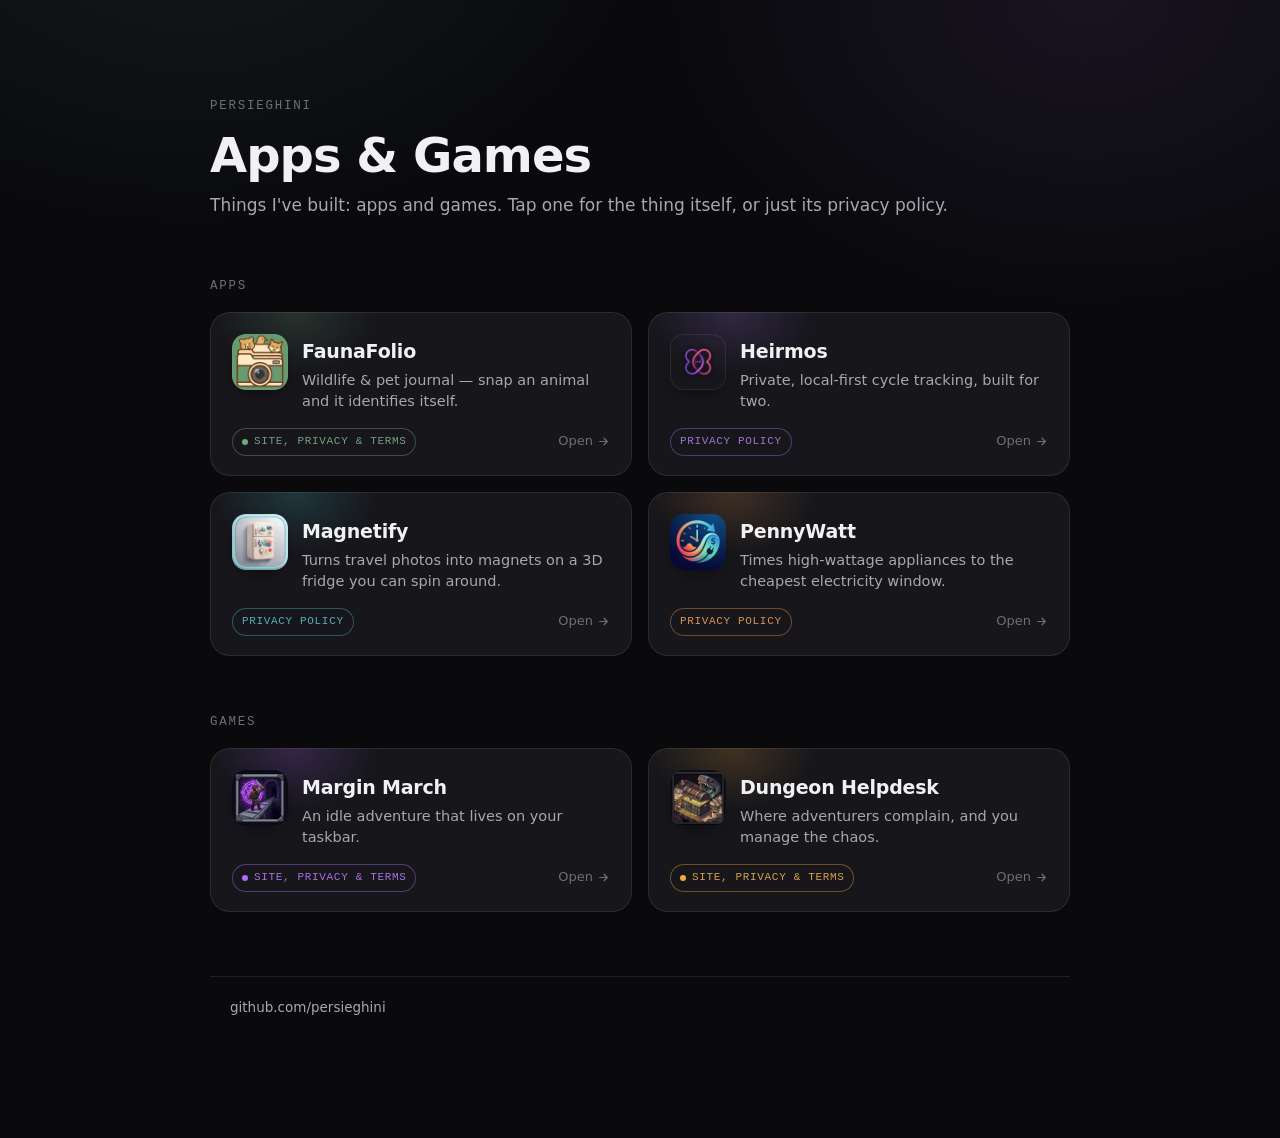
<file: index.html>
<!doctype html>
<html lang="en">
<head>
<meta charset="utf-8">
<meta name="viewport" content="width=device-width, initial-scale=1, viewport-fit=cover">
<title>Apps &amp; Games — persieghini</title>
<meta name="description" content="Apps (FaunaFolio, Heirmos, Magnetify, PennyWatt) and games (Margin March, Dungeon Helpdesk) by persieghini, with links to each one's privacy policy.">
<meta name="theme-color" content="#0A0A0D">
<meta name="color-scheme" content="dark">
<link rel="icon" href="data:,">
<style>
:root {
  color-scheme: dark;
  --bg: #0A0A0D;
  --bg-2: #101014;
  --surface: #16161B;
  --line: rgba(255,255,255,.09);
  --line-2: rgba(255,255,255,.16);
  --text: #F1F1F3;
  --text-2: #A7A7AF;
  --text-3: #6E6E78;
  --display: -apple-system, "SF Pro Display", "Segoe UI", system-ui, sans-serif;
  --body: -apple-system, "SF Pro Text", "Segoe UI", system-ui, sans-serif;
  --mono: ui-monospace, "SF Mono", Menlo, Consolas, monospace;
}
* { box-sizing: border-box; }
body {
  margin: 0;
  background:
    radial-gradient(60% 50% at 15% -10%, rgba(111,169,126,.10), transparent 60%),
    radial-gradient(55% 45% at 85% 0%, rgba(163,116,232,.09), transparent 60%),
    var(--bg);
  color: var(--text);
  font: 16px/1.6 var(--body);
  -webkit-font-smoothing: antialiased;
  min-height: 100vh;
}
a { color: inherit; }
main { max-width: 900px; margin-inline: auto; padding: clamp(48px,9vw,96px) 20px clamp(64px,10vw,120px); }

.eyebrow {
  font-family: var(--mono); font-size: 12.5px; letter-spacing: .14em; text-transform: uppercase;
  color: var(--text-3); margin: 0 0 14px;
}
h1 {
  font-family: var(--display); font-weight: 700; letter-spacing: -.02em;
  font-size: clamp(34px, 5vw, 48px); line-height: 1.05; margin: 0 0 12px;
}
.lede { color: var(--text-2); font-size: 17px; max-width: 46em; margin: 0; }

.section-title {
  font-family: var(--mono); font-size: 12.5px; letter-spacing: .14em; text-transform: uppercase;
  color: var(--text-3); font-weight: 400; margin: clamp(36px,6vw,56px) 0 0;
}
.section-title + .grid { margin-top: 16px; }
.grid {
  list-style: none; margin: clamp(36px,6vw,56px) 0 0; padding: 0;
  display: grid; grid-template-columns: repeat(2, minmax(0,1fr)); gap: 16px;
}
/* Grid stretches each <li> to match its row's tallest card, but the <a>
   card inside doesn't inherit that height on its own — without this, a
   card with a one-line tagline visually ends short while its taller
   row-mate keeps going, so the row's bottom edges never line up. */
.grid li { display: flex; }
.card { flex: 1; }
@media (max-width: 620px) { .grid { grid-template-columns: 1fr; } }

.card {
  position: relative;
  display: flex; flex-direction: column; gap: 16px;
  padding: 22px 22px 20px;
  border-radius: 20px;
  background: var(--surface);
  box-shadow: inset 0 0 0 1px var(--line);
  text-decoration: none;
  overflow: hidden;
  transition: transform .18s ease, box-shadow .18s ease, background .18s ease;
}
.card::before {
  content: ""; position: absolute; inset: 0; border-radius: inherit; pointer-events: none;
  background: radial-gradient(120px 90px at 20% 0%, color-mix(in srgb, var(--c) 24%, transparent), transparent 70%);
  opacity: .8;
}
.card:hover, .card:focus-visible {
  transform: translateY(-3px);
  background: color-mix(in srgb, var(--surface) 88%, var(--c) 12%);
  box-shadow: inset 0 0 0 1.5px color-mix(in srgb, var(--c) 55%, var(--line-2));
}
.card:focus-visible { outline: 2px solid var(--c); outline-offset: 3px; }

.card__top { display: flex; align-items: flex-start; gap: 14px; position: relative; }
.card__icon { width: 56px; height: 56px; border-radius: 14px; flex: none; box-shadow: 0 6px 18px -8px rgba(0,0,0,.6), inset 0 0 0 1px rgba(255,255,255,.08); }
.card__heading { min-width: 0; padding-top: 2px; }
.card__name { font-family: var(--display); font-weight: 700; font-size: 19px; letter-spacing: -.01em; margin: 0; }
.card__tagline { margin: 4px 0 0; color: var(--text-2); font-size: 14.5px; line-height: 1.45; }

.card__foot { display: flex; align-items: center; justify-content: space-between; gap: 12px; position: relative; margin-top: auto; }
.pill {
  display: inline-flex; align-items: center; gap: 6px;
  font-family: var(--mono); font-size: 11px; letter-spacing: .06em; text-transform: uppercase;
  padding: 5px 10px; border-radius: 999px;
  color: color-mix(in srgb, var(--c) 78%, white 10%);
  box-shadow: inset 0 0 0 1px color-mix(in srgb, var(--c) 40%, transparent);
}
.pill--live::before { content: ""; width: 6px; height: 6px; border-radius: 50%; background: var(--c); }
.goto { font-size: 13px; color: var(--text-3); display: inline-flex; align-items: center; gap: 4px; }
.card:hover .goto, .card:focus-visible .goto { color: color-mix(in srgb, var(--c) 75%, white 15%); }
.goto svg { width: 13px; height: 13px; transition: translate .18s ease; }
.card:hover .goto svg, .card:focus-visible .goto svg { translate: 3px 0; }

footer { max-width: 900px; margin: clamp(40px,6vw,64px) auto 0; padding: 20px 20px 0; border-top: 1px solid var(--line); color: var(--text-3); font-size: 13.5px; }
footer a { color: var(--text-2); text-decoration: none; }
footer a:hover { color: var(--text); }
</style>
</head>
<body>
<main>
  <p class="eyebrow">persieghini</p>
  <h1>Apps &amp; Games</h1>
  <p class="lede">Things I've built: apps and games. Tap one for the thing itself, or just its privacy policy.</p>

  <h2 class="section-title">Apps</h2>
  <ul class="grid">
    <li>
      <a class="card" style="--c:#6FA97E" href="faunafolio/">
        <div class="card__top">
          <img class="card__icon" src="assets/icons/faunafolio.webp" alt="" width="56" height="56">
          <div class="card__heading">
            <p class="card__name">FaunaFolio</p>
            <p class="card__tagline">Wildlife &amp; pet journal — snap an animal and it identifies itself.</p>
          </div>
        </div>
        <div class="card__foot">
          <span class="pill pill--live">Site, privacy &amp; terms</span>
          <span class="goto">Open<svg viewBox="0 0 24 24" fill="none" stroke="currentColor" stroke-width="2.2" stroke-linecap="round" stroke-linejoin="round" aria-hidden="true"><path d="M5 12h14M13 6l6 6-6 6"/></svg></span>
        </div>
      </a>
    </li>
    <li>
      <a class="card" style="--c:#A374E8" href="heirmos/">
        <div class="card__top">
          <img class="card__icon" src="assets/icons/heirmos.webp" alt="" width="56" height="56">
          <div class="card__heading">
            <p class="card__name">Heirmos</p>
            <p class="card__tagline">Private, local-first cycle tracking, built for two.</p>
          </div>
        </div>
        <div class="card__foot">
          <span class="pill">Privacy policy</span>
          <span class="goto">Open<svg viewBox="0 0 24 24" fill="none" stroke="currentColor" stroke-width="2.2" stroke-linecap="round" stroke-linejoin="round" aria-hidden="true"><path d="M5 12h14M13 6l6 6-6 6"/></svg></span>
        </div>
      </a>
    </li>
    <li>
      <a class="card" style="--c:#45BFC9" href="magnetify/">
        <div class="card__top">
          <img class="card__icon" src="assets/icons/magnetify.webp" alt="" width="56" height="56">
          <div class="card__heading">
            <p class="card__name">Magnetify</p>
            <p class="card__tagline">Turns travel photos into magnets on a 3D fridge you can spin around.</p>
          </div>
        </div>
        <div class="card__foot">
          <span class="pill">Privacy policy</span>
          <span class="goto">Open<svg viewBox="0 0 24 24" fill="none" stroke="currentColor" stroke-width="2.2" stroke-linecap="round" stroke-linejoin="round" aria-hidden="true"><path d="M5 12h14M13 6l6 6-6 6"/></svg></span>
        </div>
      </a>
    </li>
    <li>
      <a class="card" style="--c:#F2994A" href="pennywatt/">
        <div class="card__top">
          <img class="card__icon" src="assets/icons/pennywatt.webp" alt="" width="56" height="56">
          <div class="card__heading">
            <p class="card__name">PennyWatt</p>
            <p class="card__tagline">Times high-wattage appliances to the cheapest electricity window.</p>
          </div>
        </div>
        <div class="card__foot">
          <span class="pill">Privacy policy</span>
          <span class="goto">Open<svg viewBox="0 0 24 24" fill="none" stroke="currentColor" stroke-width="2.2" stroke-linecap="round" stroke-linejoin="round" aria-hidden="true"><path d="M5 12h14M13 6l6 6-6 6"/></svg></span>
        </div>
      </a>
    </li>
  </ul>

  <h2 class="section-title">Games</h2>
  <ul class="grid grid--games">
    <li>
      <a class="card" style="--c:#B36BFF" href="marginmarch/">
        <div class="card__top">
          <img class="card__icon" src="assets/icons/marginmarch.webp" alt="" width="56" height="56">
          <div class="card__heading">
            <p class="card__name">Margin March</p>
            <p class="card__tagline">An idle adventure that lives on your taskbar.</p>
          </div>
        </div>
        <div class="card__foot">
          <span class="pill pill--live">Site, privacy &amp; terms</span>
          <span class="goto">Open<svg viewBox="0 0 24 24" fill="none" stroke="currentColor" stroke-width="2.2" stroke-linecap="round" stroke-linejoin="round" aria-hidden="true"><path d="M5 12h14M13 6l6 6-6 6"/></svg></span>
        </div>
      </a>
    </li>
    <li>
      <a class="card" style="--c:#F2A93B" href="dungeonhelpdesk/">
        <div class="card__top">
          <img class="card__icon" src="assets/icons/dungeonhelpdesk.webp" alt="" width="56" height="56">
          <div class="card__heading">
            <p class="card__name">Dungeon Helpdesk</p>
            <p class="card__tagline">Where adventurers complain, and you manage the chaos.</p>
          </div>
        </div>
        <div class="card__foot">
          <span class="pill pill--live">Site, privacy &amp; terms</span>
          <span class="goto">Open<svg viewBox="0 0 24 24" fill="none" stroke="currentColor" stroke-width="2.2" stroke-linecap="round" stroke-linejoin="round" aria-hidden="true"><path d="M5 12h14M13 6l6 6-6 6"/></svg></span>
        </div>
      </a>
    </li>
  </ul>

  <footer>
    <a href="https://github.com/persieghini">github.com/persieghini</a>
  </footer>
</main>
</body>
</html>
</file>
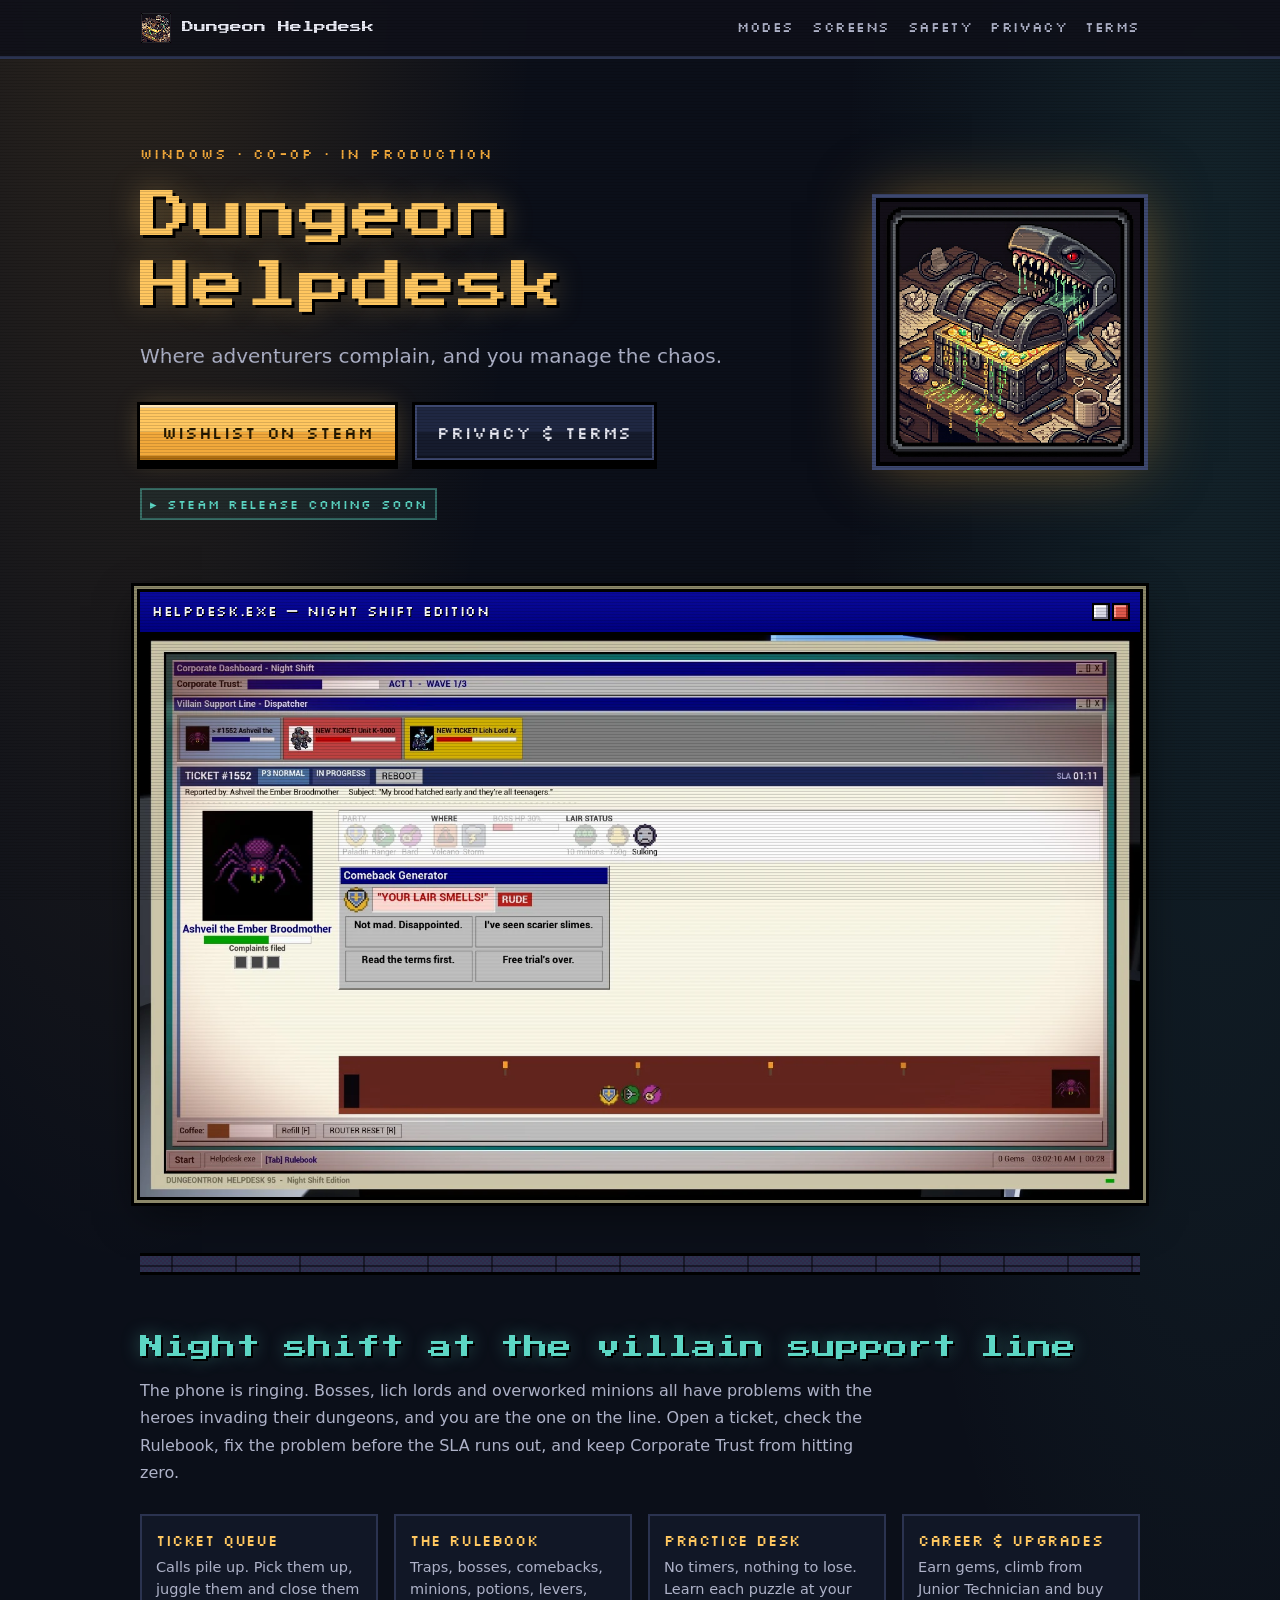
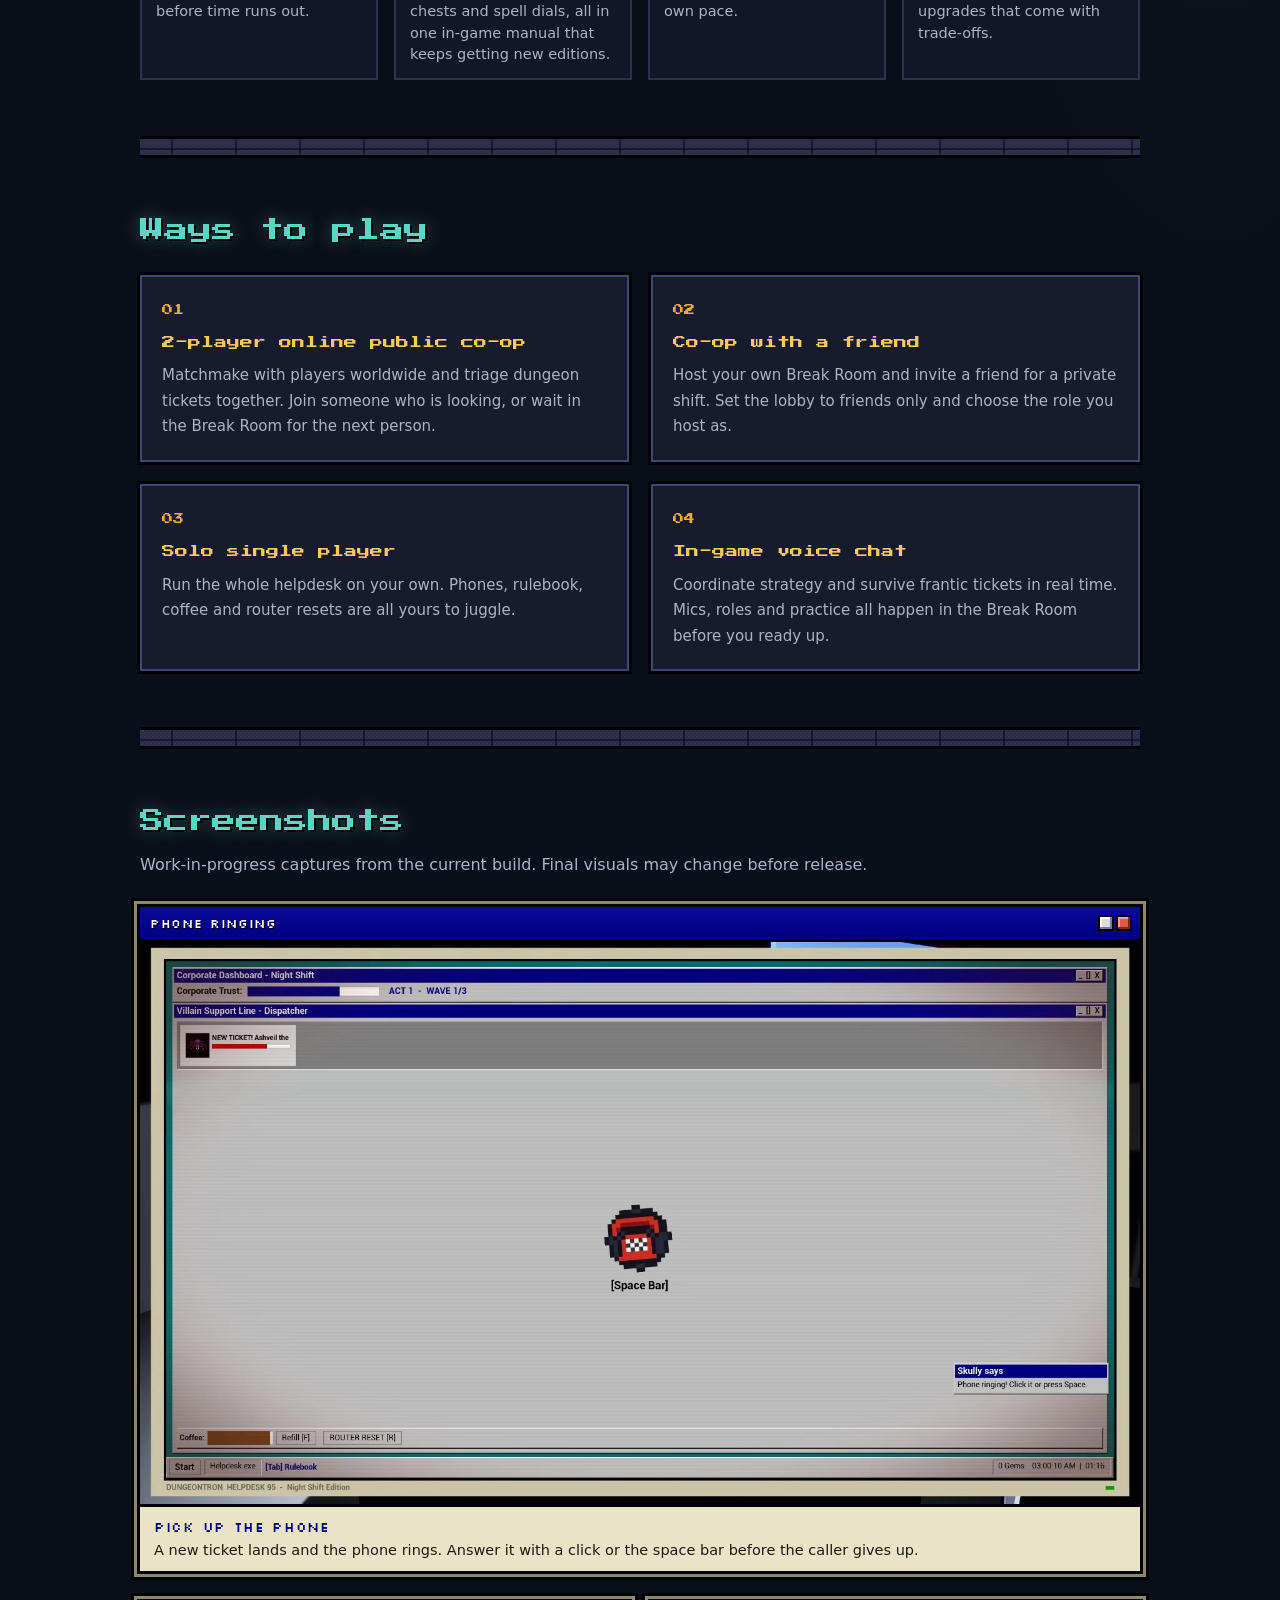
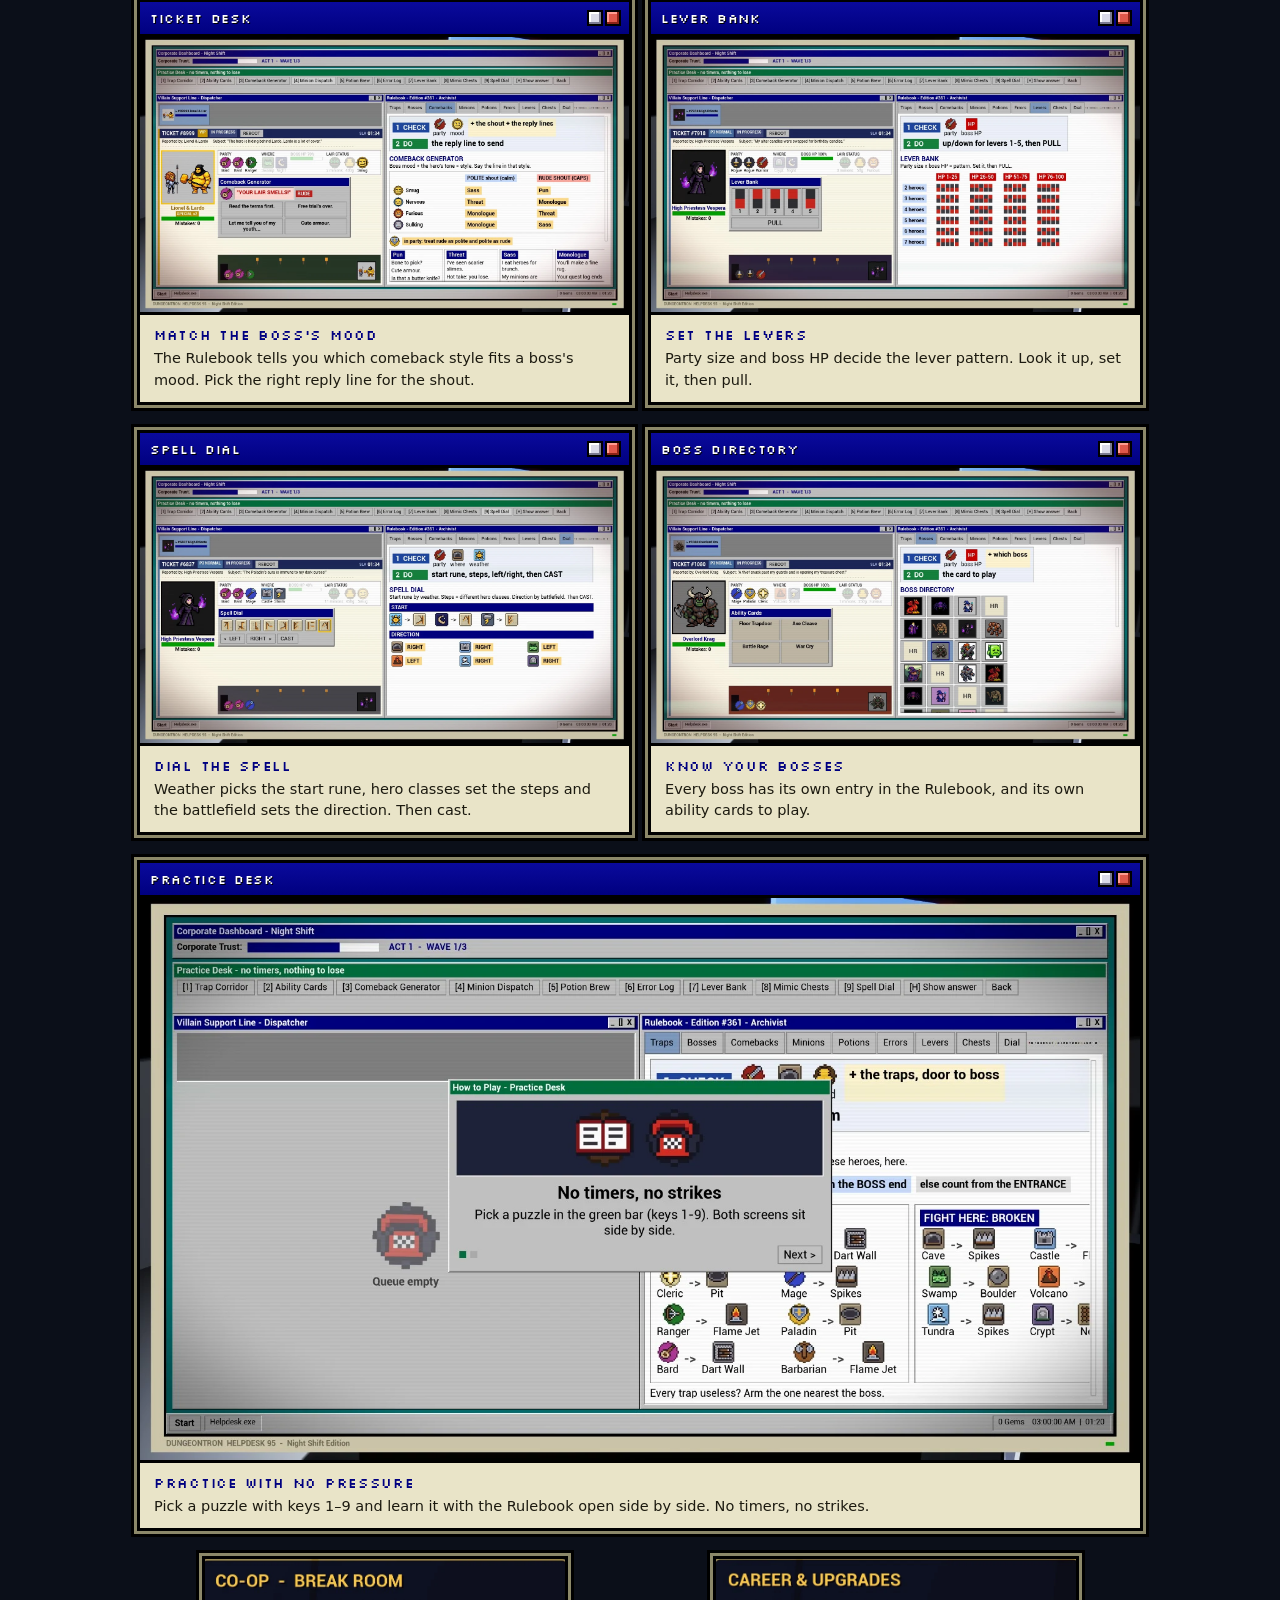
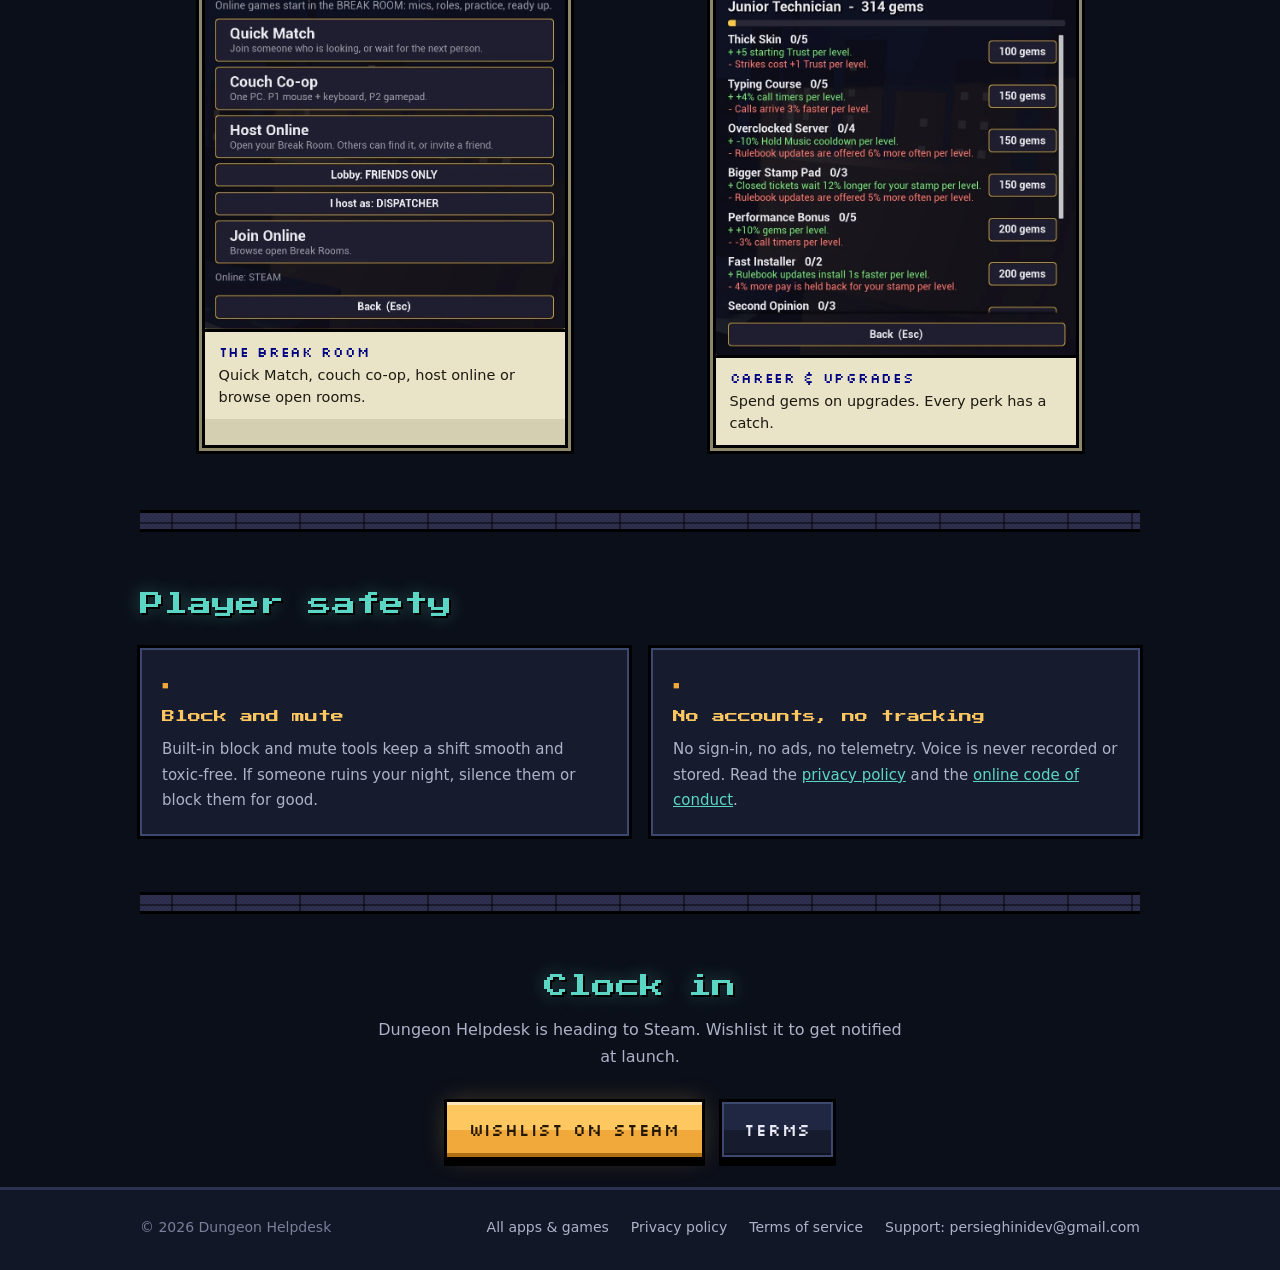
<file: dungeonhelpdesk/index.html>
<!doctype html>
<html lang="en">
<head>
<meta charset="utf-8">
<meta name="viewport" content="width=device-width, initial-scale=1, viewport-fit=cover">
<title>Dungeon Helpdesk — Where adventurers complain, and you manage the chaos</title>
<meta name="description" content="Dungeon Helpdesk is a Windows co-op game about running the night shift at a villain support line. Solo, with a friend, or online with voice chat. No accounts, no tracking.">
<meta name="theme-color" content="#0b0f19">
<meta name="color-scheme" content="dark">
<meta property="og:title" content="Dungeon Helpdesk">
<meta property="og:description" content="Where adventurers complain, and you manage the chaos.">
<meta property="og:type" content="website">
<meta property="og:url" content="https://persieghini.github.io/apps/dungeonhelpdesk/">
<meta property="og:image" content="https://persieghini.github.io/apps/dungeonhelpdesk/assets/icon.png">
<link rel="icon" type="image/png" sizes="32x32" href="assets/favicon-32.png">
<link rel="apple-touch-icon" href="assets/apple-touch-icon.png">
<link rel="preload" href="assets/fonts/PressStart2P-Regular.ttf" as="font" type="font/ttf" crossorigin>
<link rel="stylesheet" href="assets/dh.css">
</head>
<body>
<header class="top">
  <div class="wrap top__row has-menu">
    <a class="brand" href="./"><img class="pixel-art-icon" src="assets/icon.png" alt="" width="32" height="32">Dungeon Helpdesk</a>
    <button class="menu-btn" type="button" aria-label="Menu" aria-expanded="false" aria-controls="site-nav"><span></span></button>
    <nav id="site-nav" aria-label="Primary">
      <a href="#modes">Modes</a>
      <a href="#screens">Screens</a>
      <a href="#safety">Safety</a>
      <a href="privacy.html">Privacy</a>
      <a href="terms.html">Terms</a>
    </nav>
  </div>
</header>

<main>
  <section class="hero">
    <div class="wrap">
      <div class="hero__grid">
        <div>
          <p class="eyebrow">Windows &middot; Co-op &middot; In production</p>
          <h1>Dungeon Helpdesk</h1>
          <p class="lede">Where adventurers complain, and you manage the chaos.</p>
          <div class="hero__cta">
            <a class="btn" id="steam-btn" href="https://store.steampowered.com/" rel="noopener">Wishlist on Steam</a>
            <a class="btn btn--ghost" href="privacy.html">Privacy &amp; Terms</a>
          </div>
          <span class="status">&#9656; Steam release coming soon</span>
        </div>
        <div class="hero__icon">
          <img class="pixel-art-icon" src="assets/icon.png" alt="Dungeon Helpdesk Icon" width="260" height="260">
        </div>
      </div>

      <div class="hero__banner win" style="margin-top:clamp(40px,7vw,72px)">
        <div class="win__bar">Helpdesk.exe &mdash; Night Shift Edition<span class="dots" aria-hidden="true"><i></i><i></i></span></div>
        <img src="assets/shot-ticket.webp" alt="Dungeon Helpdesk ticket desk: a spider boss files a complaint while the comeback generator waits for your reply" width="1600" height="899">
      </div>
    </div>
  </section>

  <div class="wrap"><div class="bricks" aria-hidden="true"></div></div>

  <section id="about">
    <div class="wrap">
      <div class="sec-head">
        <h2>Night shift at the villain support line</h2>
        <p>The phone is ringing. Bosses, lich lords and overworked minions all have problems with the heroes invading their dungeons, and you are the one on the line. Open a ticket, check the Rulebook, fix the problem before the SLA runs out, and keep Corporate Trust from hitting zero.</p>
      </div>
      <div class="facts">
        <div class="fact"><b>Ticket queue</b><span>Calls pile up. Pick them up, juggle them and close them before time runs out.</span></div>
        <div class="fact"><b>The Rulebook</b><span>Traps, bosses, comebacks, minions, potions, levers, chests and spell dials, all in one in-game manual that keeps getting new editions.</span></div>
        <div class="fact"><b>Practice Desk</b><span>No timers, nothing to lose. Learn each puzzle at your own pace.</span></div>
        <div class="fact"><b>Career &amp; upgrades</b><span>Earn gems, climb from Junior Technician and buy upgrades that come with trade-offs.</span></div>
      </div>
    </div>
  </section>

  <div class="wrap"><div class="bricks" aria-hidden="true"></div></div>

  <section id="modes">
    <div class="wrap">
      <div class="sec-head"><h2>Ways to play</h2></div>
      <div class="features">
        <article class="feature">
          <span class="num">01</span>
          <h3>2-player online public co-op</h3>
          <p>Matchmake with players worldwide and triage dungeon tickets together. Join someone who is looking, or wait in the Break Room for the next person.</p>
        </article>
        <article class="feature">
          <span class="num">02</span>
          <h3>Co-op with a friend</h3>
          <p>Host your own Break Room and invite a friend for a private shift. Set the lobby to friends only and choose the role you host as.</p>
        </article>
        <article class="feature">
          <span class="num">03</span>
          <h3>Solo single player</h3>
          <p>Run the whole helpdesk on your own. Phones, rulebook, coffee and router resets are all yours to juggle.</p>
        </article>
        <article class="feature">
          <span class="num">04</span>
          <h3>In-game voice chat</h3>
          <p>Coordinate strategy and survive frantic tickets in real time. Mics, roles and practice all happen in the Break Room before you ready up.</p>
        </article>
      </div>
    </div>
  </section>

  <div class="wrap"><div class="bricks" aria-hidden="true"></div></div>

  <section id="screens">
    <div class="wrap">
      <div class="sec-head">
        <h2>Screenshots</h2>
        <p>Work-in-progress captures from the current build. Final visuals may change before release.</p>
      </div>
      <div class="gallery">
        <figure class="wide">
          <div class="win__bar">Phone ringing<span class="dots" aria-hidden="true"><i></i><i></i></span></div>
          <img width="1600" height="899" src="assets/shot-phone.webp" alt="The helpdesk with a ringing phone and a new ticket in the queue" loading="lazy">
          <figcaption><b>Pick up the phone</b>A new ticket lands and the phone rings. Answer it with a click or the space bar before the caller gives up.</figcaption>
        </figure>
        <figure>
          <div class="win__bar">Ticket desk<span class="dots" aria-hidden="true"><i></i><i></i></span></div>
          <img width="1600" height="899" src="assets/shot-comeback.webp" alt="Comeback Generator puzzle matched against the Rulebook" loading="lazy">
          <figcaption><b>Match the boss's mood</b>The Rulebook tells you which comeback style fits a boss's mood. Pick the right reply line for the shout.</figcaption>
        </figure>
        <figure>
          <div class="win__bar">Lever bank<span class="dots" aria-hidden="true"><i></i><i></i></span></div>
          <img width="1600" height="899" src="assets/shot-levers.webp" alt="Lever Bank puzzle with the Rulebook lever chart" loading="lazy">
          <figcaption><b>Set the levers</b>Party size and boss HP decide the lever pattern. Look it up, set it, then pull.</figcaption>
        </figure>
        <figure>
          <div class="win__bar">Spell dial<span class="dots" aria-hidden="true"><i></i><i></i></span></div>
          <img width="1600" height="899" src="assets/shot-spell.webp" alt="Spell Dial puzzle with start runes and direction table" loading="lazy">
          <figcaption><b>Dial the spell</b>Weather picks the start rune, hero classes set the steps and the battlefield sets the direction. Then cast.</figcaption>
        </figure>
        <figure>
          <div class="win__bar">Boss directory<span class="dots" aria-hidden="true"><i></i><i></i></span></div>
          <img width="1600" height="899" src="assets/shot-bosses.webp" alt="Ability Cards puzzle beside the Rulebook boss directory" loading="lazy">
          <figcaption><b>Know your bosses</b>Every boss has its own entry in the Rulebook, and its own ability cards to play.</figcaption>
        </figure>
        <figure class="wide">
          <div class="win__bar">Practice Desk<span class="dots" aria-hidden="true"><i></i><i></i></span></div>
          <img width="1600" height="899" src="assets/shot-practice.webp" alt="Practice Desk with a how-to-play dialog: no timers, no strikes" loading="lazy">
          <figcaption><b>Practice with no pressure</b>Pick a puzzle with keys 1&ndash;9 and learn it with the Rulebook open side by side. No timers, no strikes.</figcaption>
        </figure>
        <figure class="tall">
          <img width="841" height="865" src="assets/shot-coop.webp" alt="Co-op Break Room menu: Quick Match, Couch Co-op, Host Online, Join Online" loading="lazy">
          <figcaption><b>The Break Room</b>Quick Match, couch co-op, host online or browse open rooms.</figcaption>
        </figure>
        <figure class="tall">
          <img width="844" height="930" src="assets/shot-career.webp" alt="Career and Upgrades screen listing upgrades with gem costs" loading="lazy">
          <figcaption><b>Career &amp; upgrades</b>Spend gems on upgrades. Every perk has a catch.</figcaption>
        </figure>
      </div>
    </div>
  </section>

  <div class="wrap"><div class="bricks" aria-hidden="true"></div></div>

  <section id="safety">
    <div class="wrap">
      <div class="sec-head"><h2>Player safety</h2></div>
      <div class="features">
        <article class="feature">
          <span class="num">&#9632;</span>
          <h3>Block and mute</h3>
          <p>Built-in block and mute tools keep a shift smooth and toxic-free. If someone ruins your night, silence them or block them for good.</p>
        </article>
        <article class="feature">
          <span class="num">&#9632;</span>
          <h3>No accounts, no tracking</h3>
          <p>No sign-in, no ads, no telemetry. Voice is never recorded or stored. Read the <a href="privacy.html">privacy policy</a> and the <a href="terms.html">online code of conduct</a>.</p>
        </article>
      </div>
    </div>
  </section>

  <div class="wrap"><div class="bricks" aria-hidden="true"></div></div>

  <section class="cta">
    <div class="wrap">
      <h2>Clock in</h2>
      <p>Dungeon Helpdesk is heading to Steam. Wishlist it to get notified at launch.</p>
      <div class="hero__cta">
        <a class="btn" data-steam href="https://store.steampowered.com/" rel="noopener">Wishlist on Steam</a>
        <a class="btn btn--ghost" href="terms.html">Terms</a>
      </div>
    </div>
  </section>
</main>

<footer class="footer">
  <div class="wrap">
    <p>&copy; 2026 Dungeon Helpdesk</p>
    <nav aria-label="Footer">
      <a href="../">All apps &amp; games</a>
      <a href="privacy.html">Privacy policy</a>
      <a href="terms.html">Terms of service</a>
      <a href="mailto:persieghinidev@gmail.com">Support: persieghinidev@gmail.com</a>
    </nav>
  </div>
</footer>

<script>
/* EDIT HERE when the Steam page is live: paste the full store URL. */
var STEAM_URL = ""; // e.g. "https://store.steampowered.com/app/0000000/Dungeon_Helpdesk/"
(function () {
  var b = document.querySelector(".menu-btn"), n = document.getElementById("site-nav");
  function set(o) { n.classList.toggle("open", o); b.setAttribute("aria-expanded", o); }
  b.addEventListener("click", function () { set(!n.classList.contains("open")); });
  n.addEventListener("click", function (e) { if (e.target.closest("a")) set(false); });
  document.addEventListener("keydown", function (e) { if (e.key === "Escape") set(false); });
})();
if (STEAM_URL) {
  document.querySelectorAll("#steam-btn, [data-steam]").forEach(function (a) { a.href = STEAM_URL; });
}
</script>
</body>
</html>
</file>
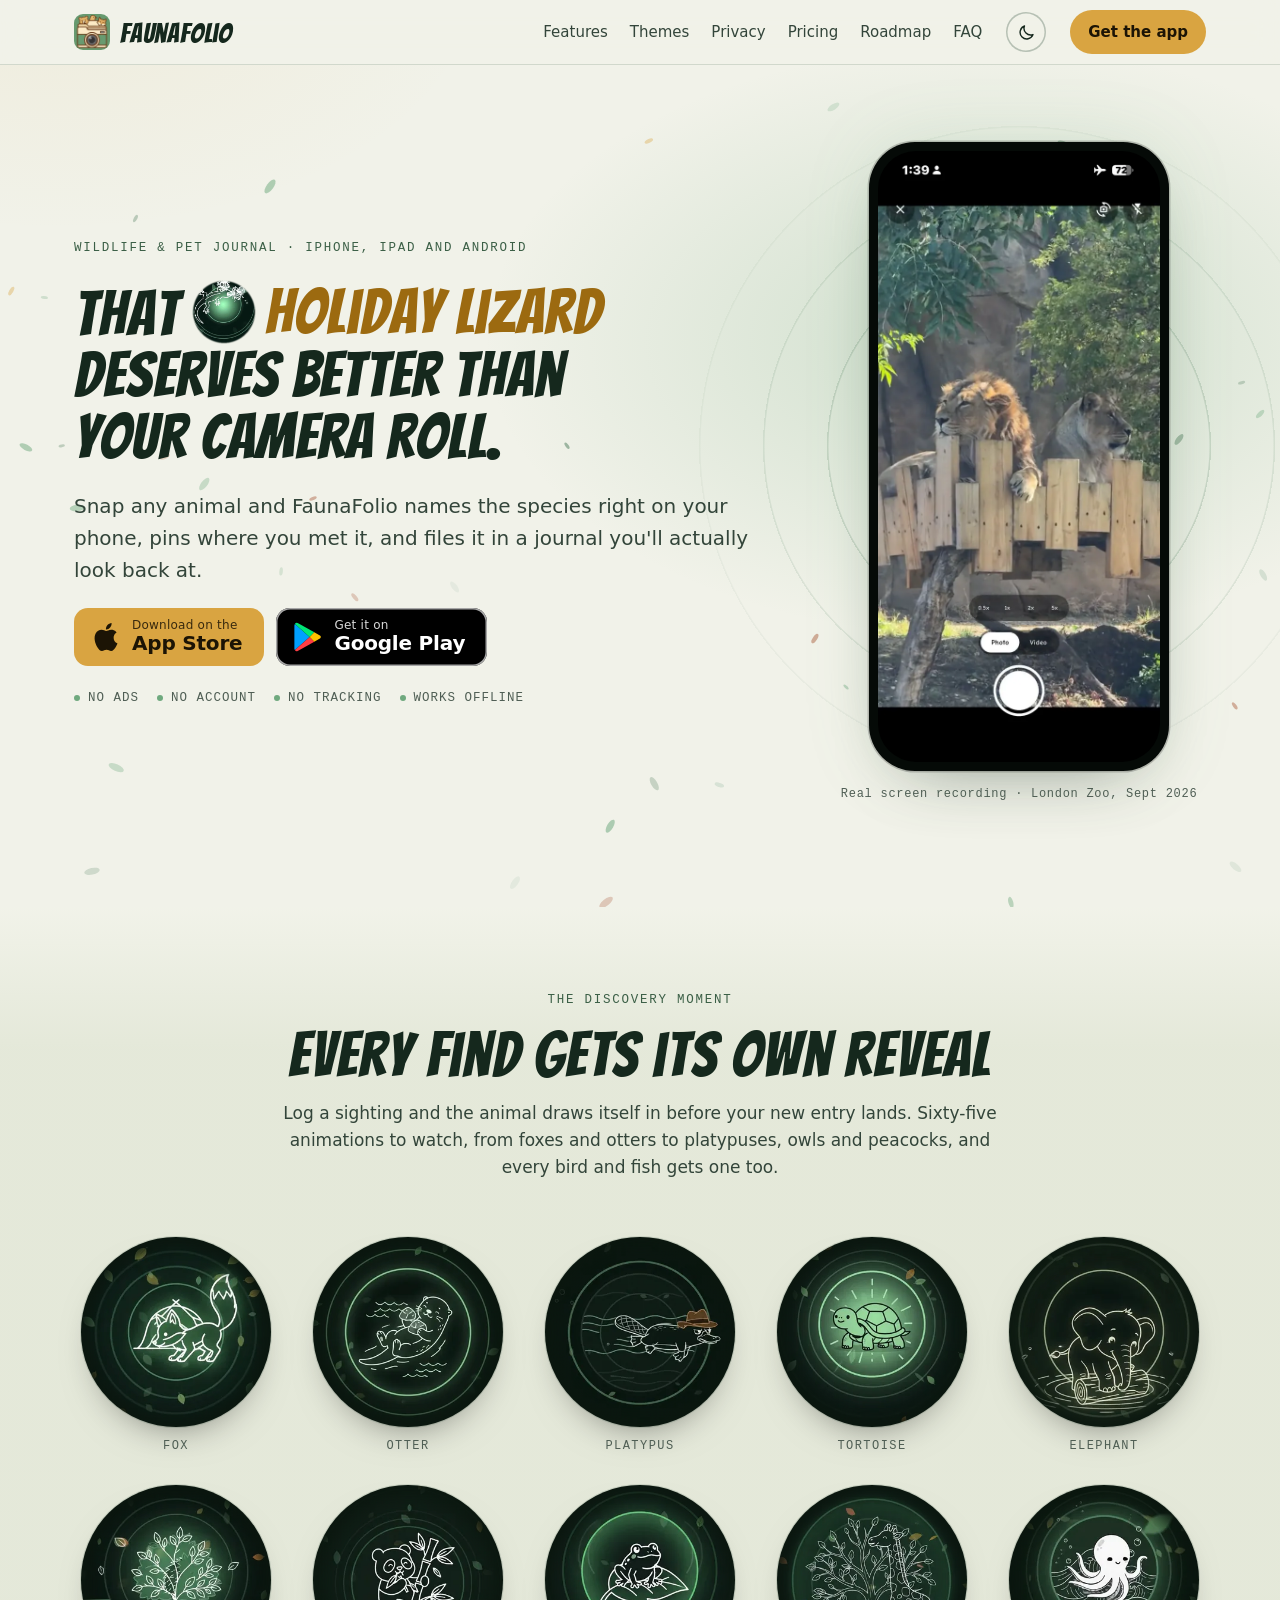
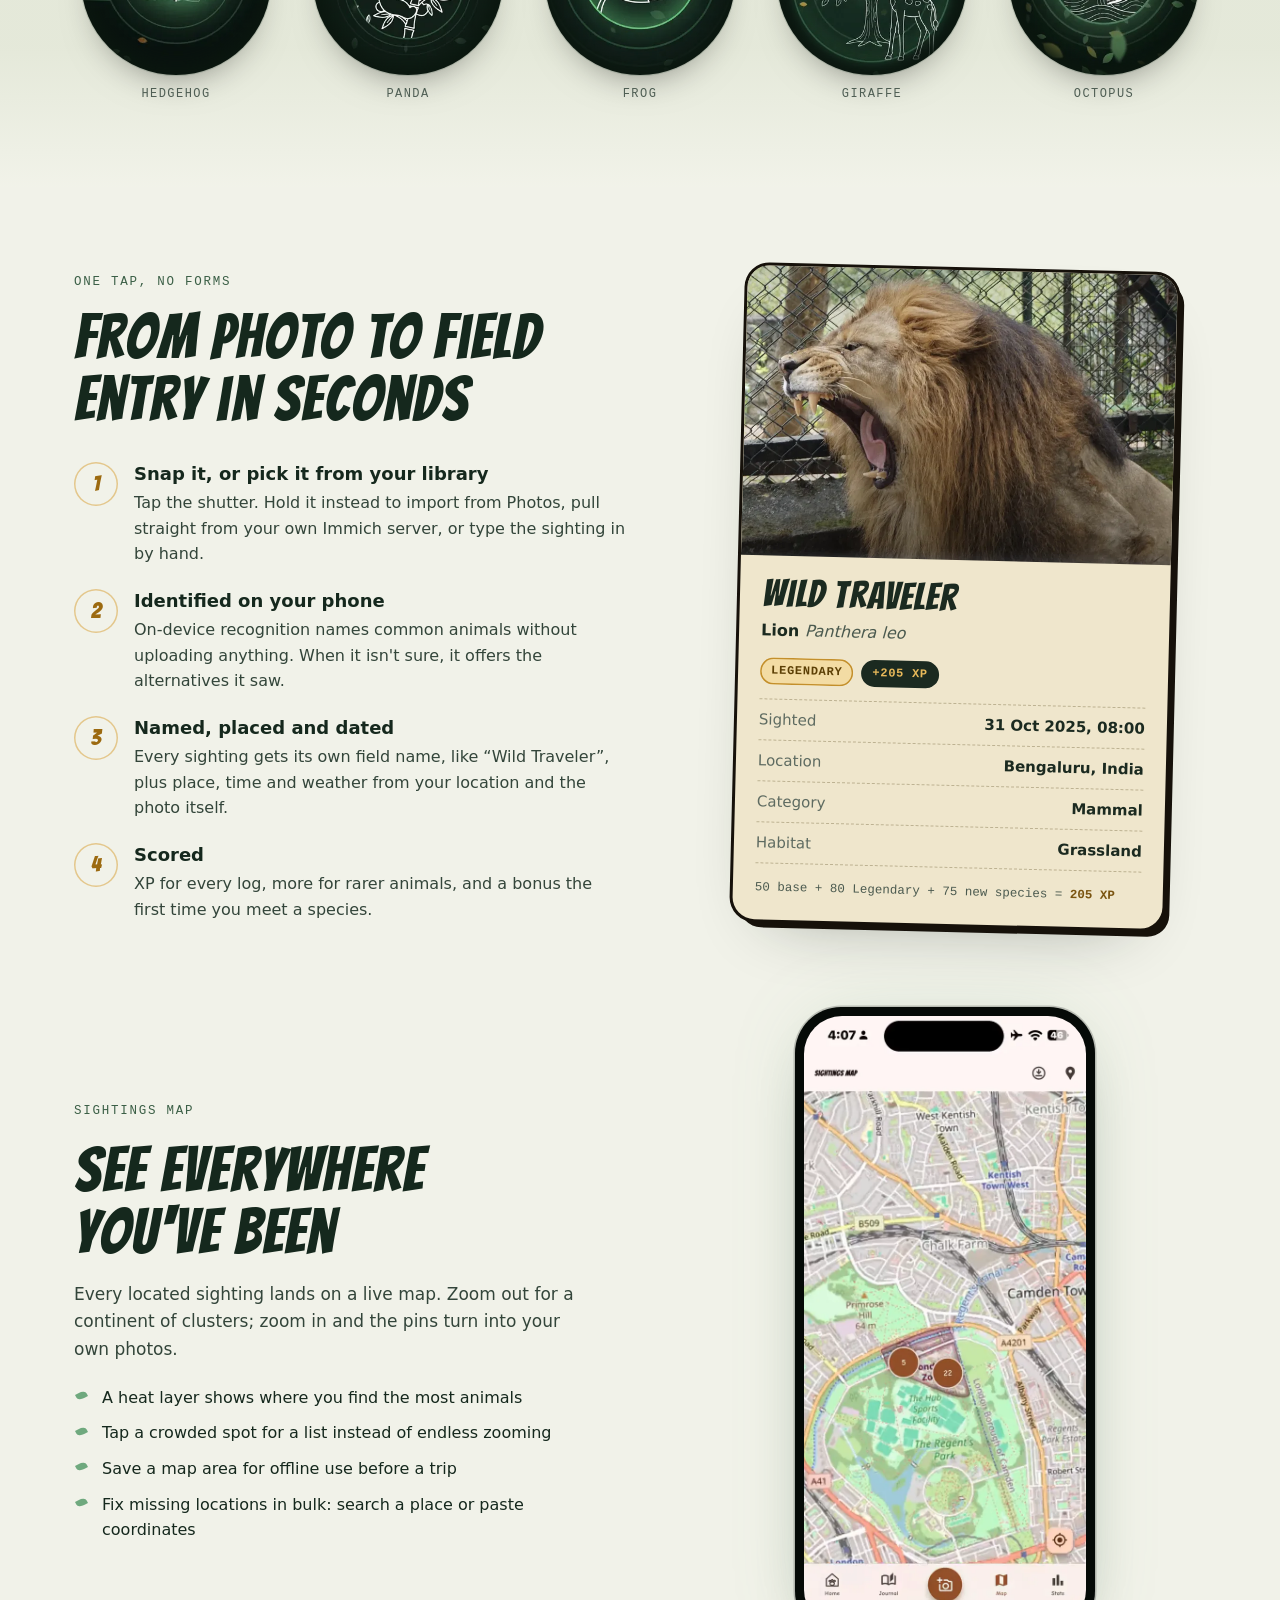
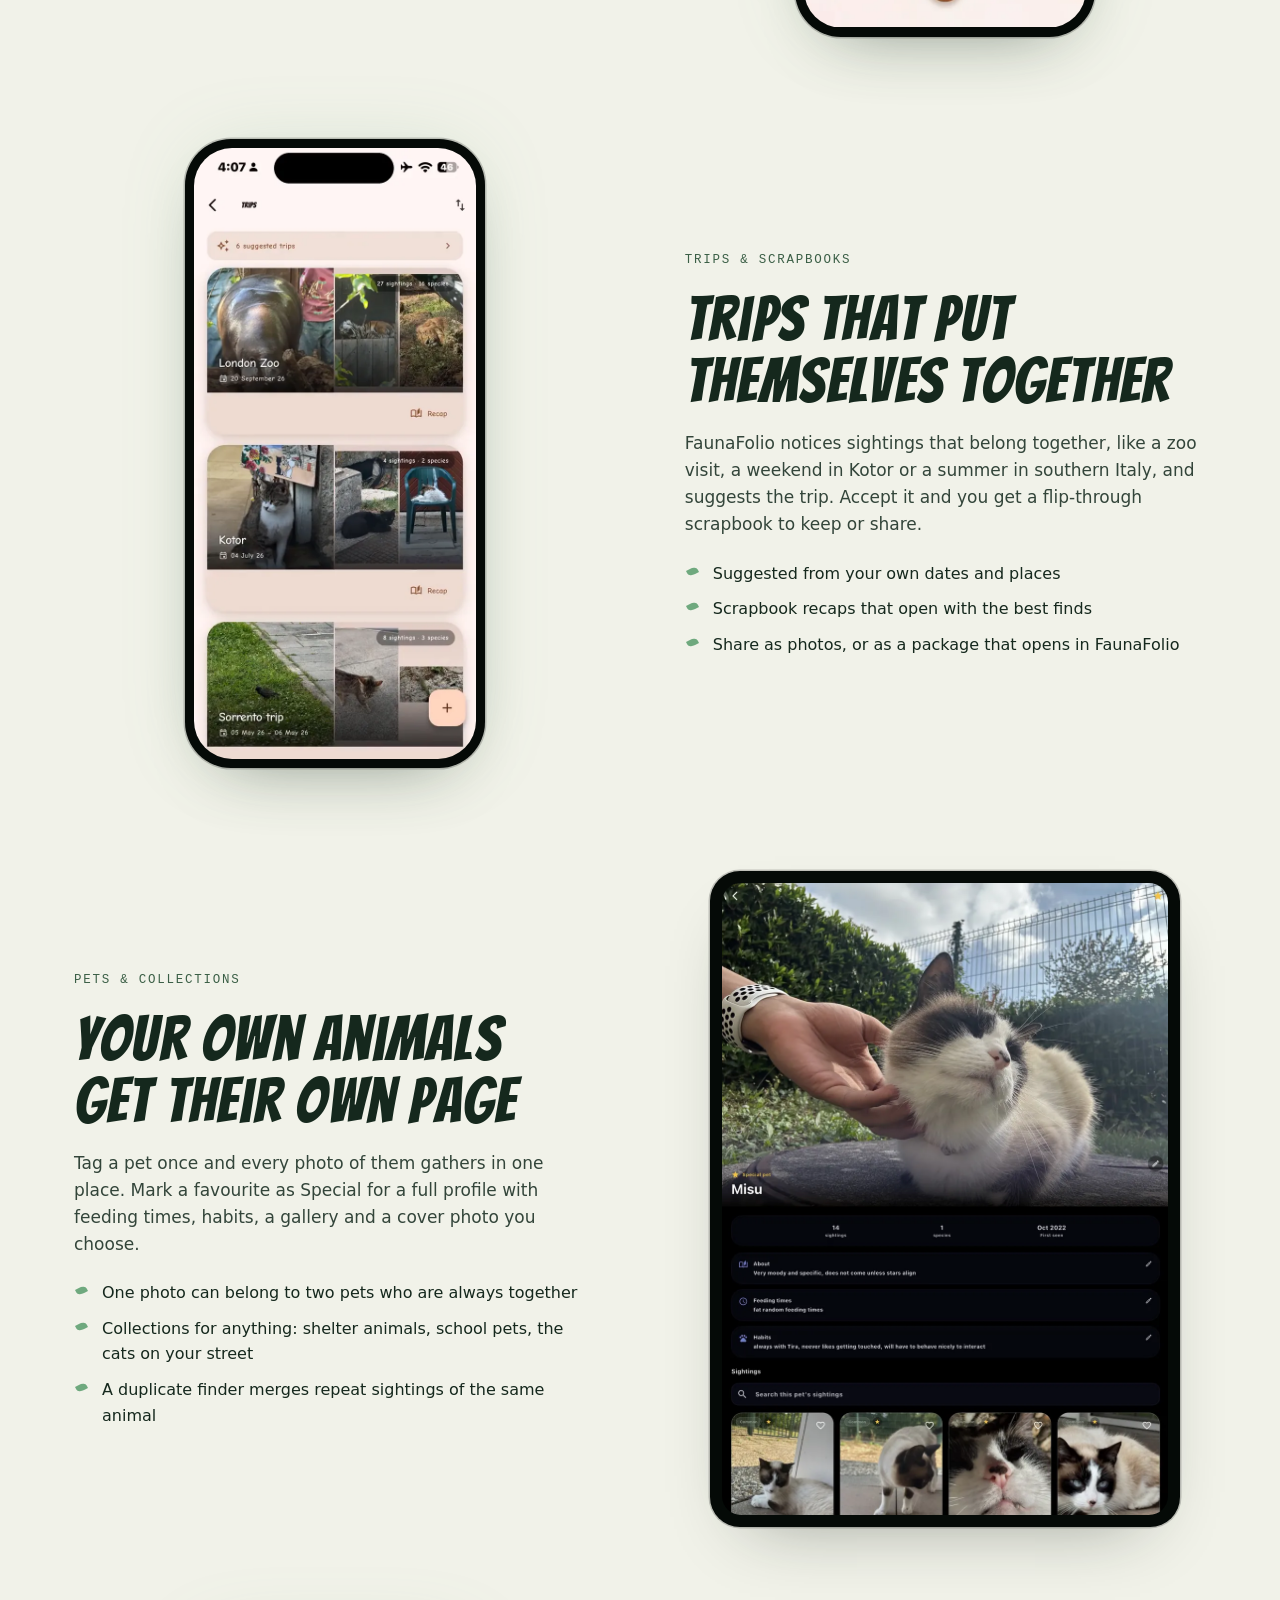
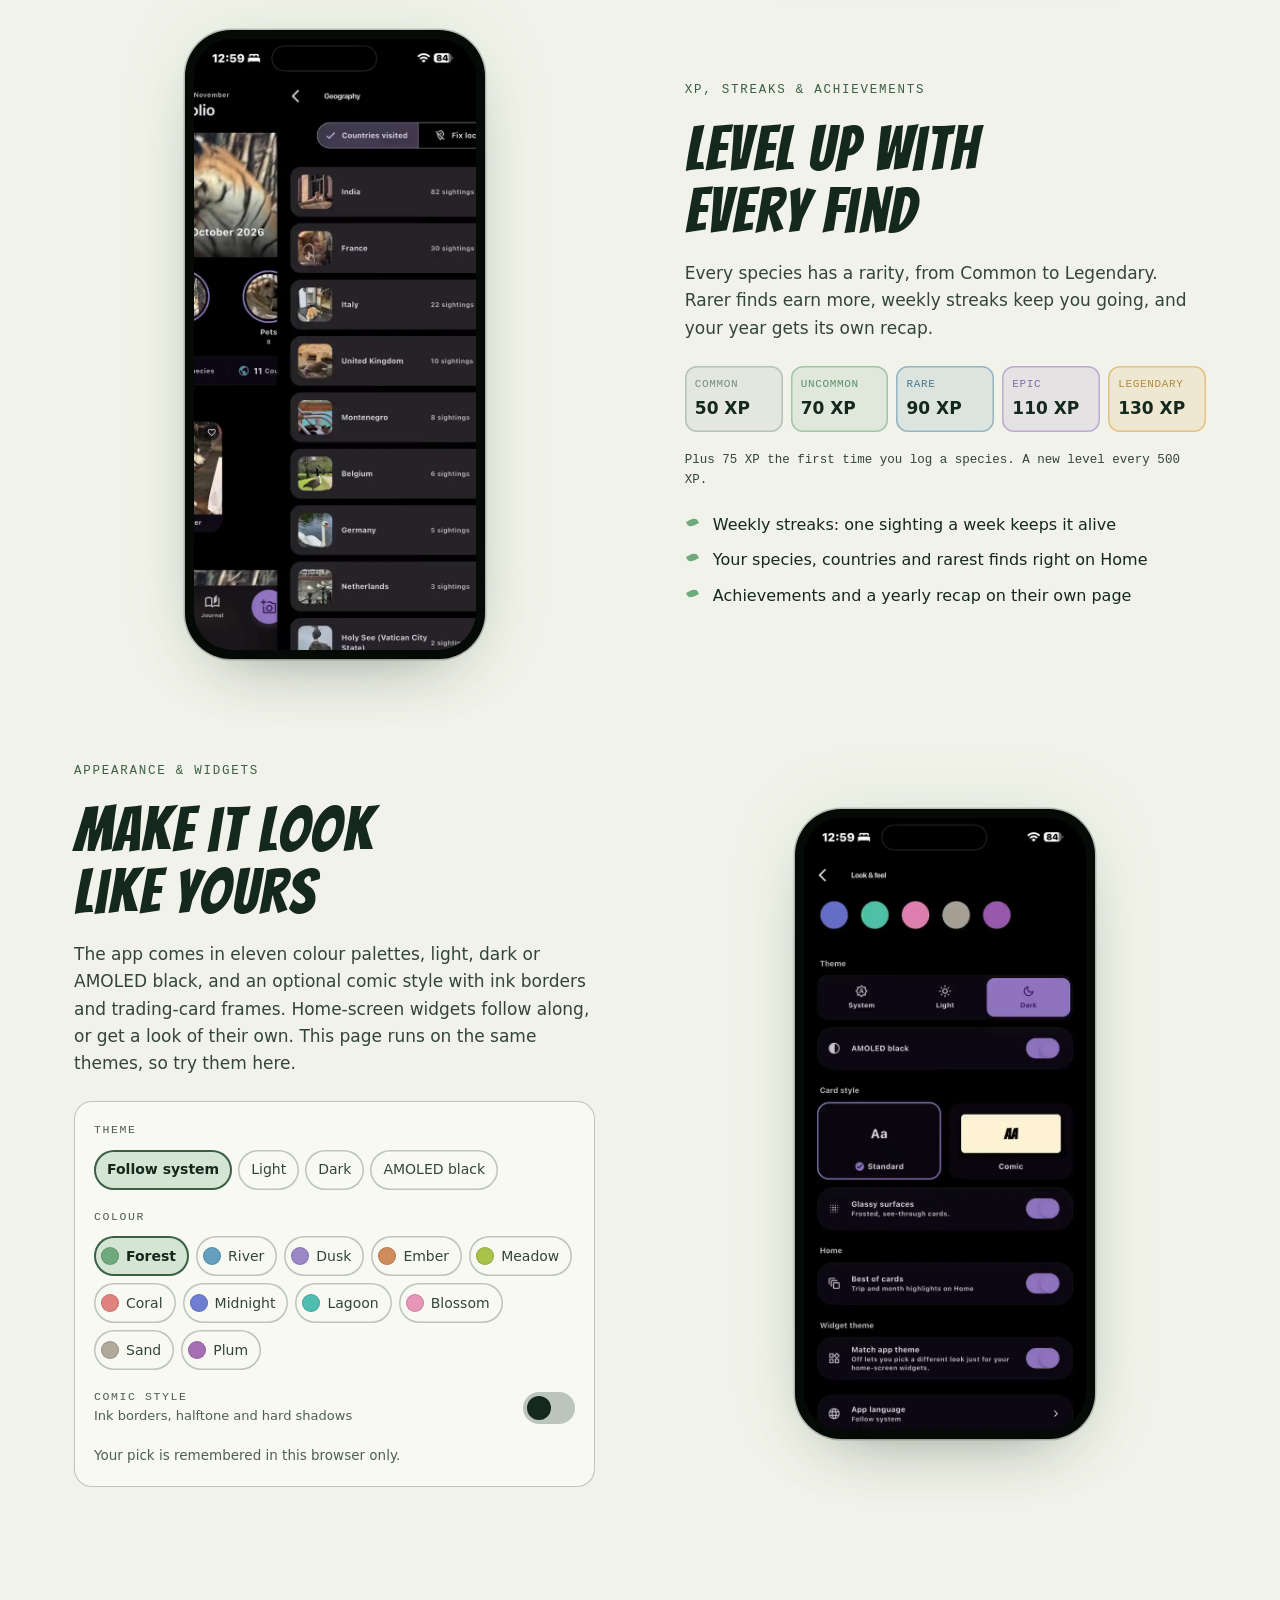
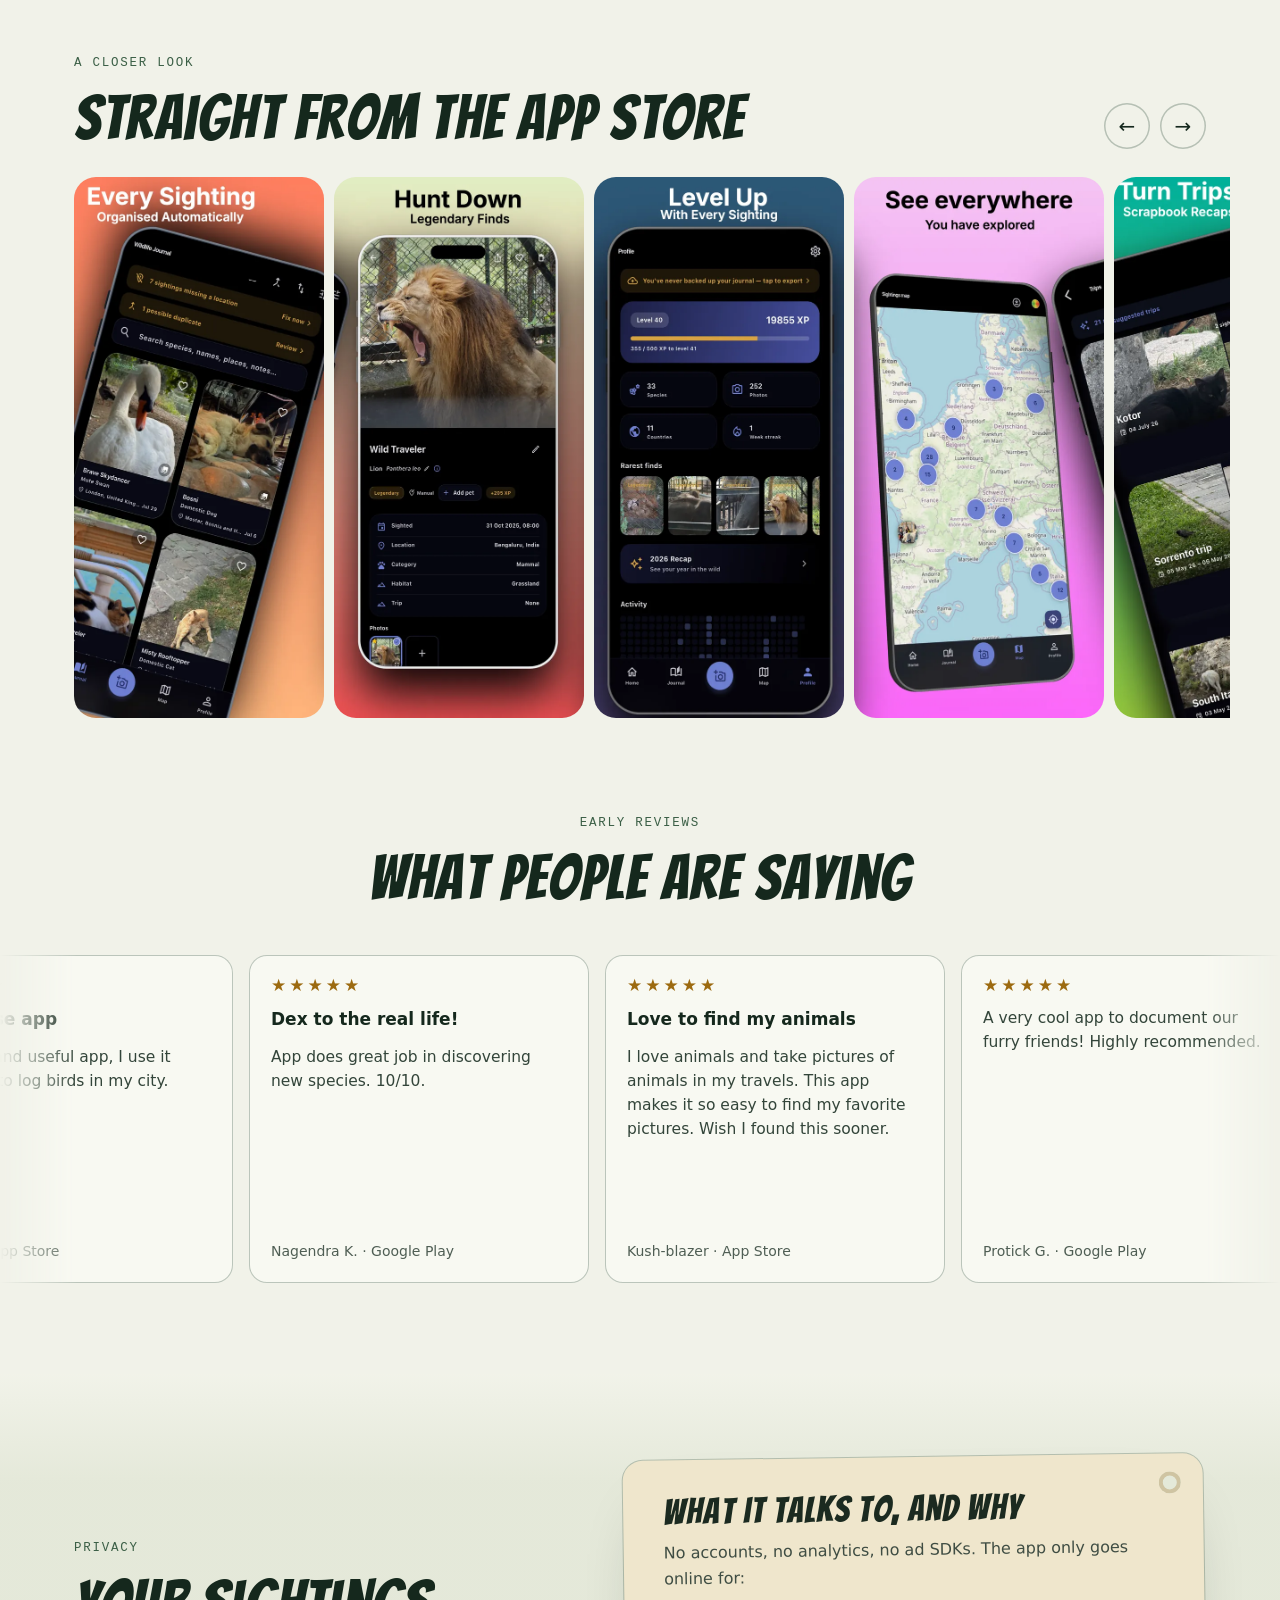
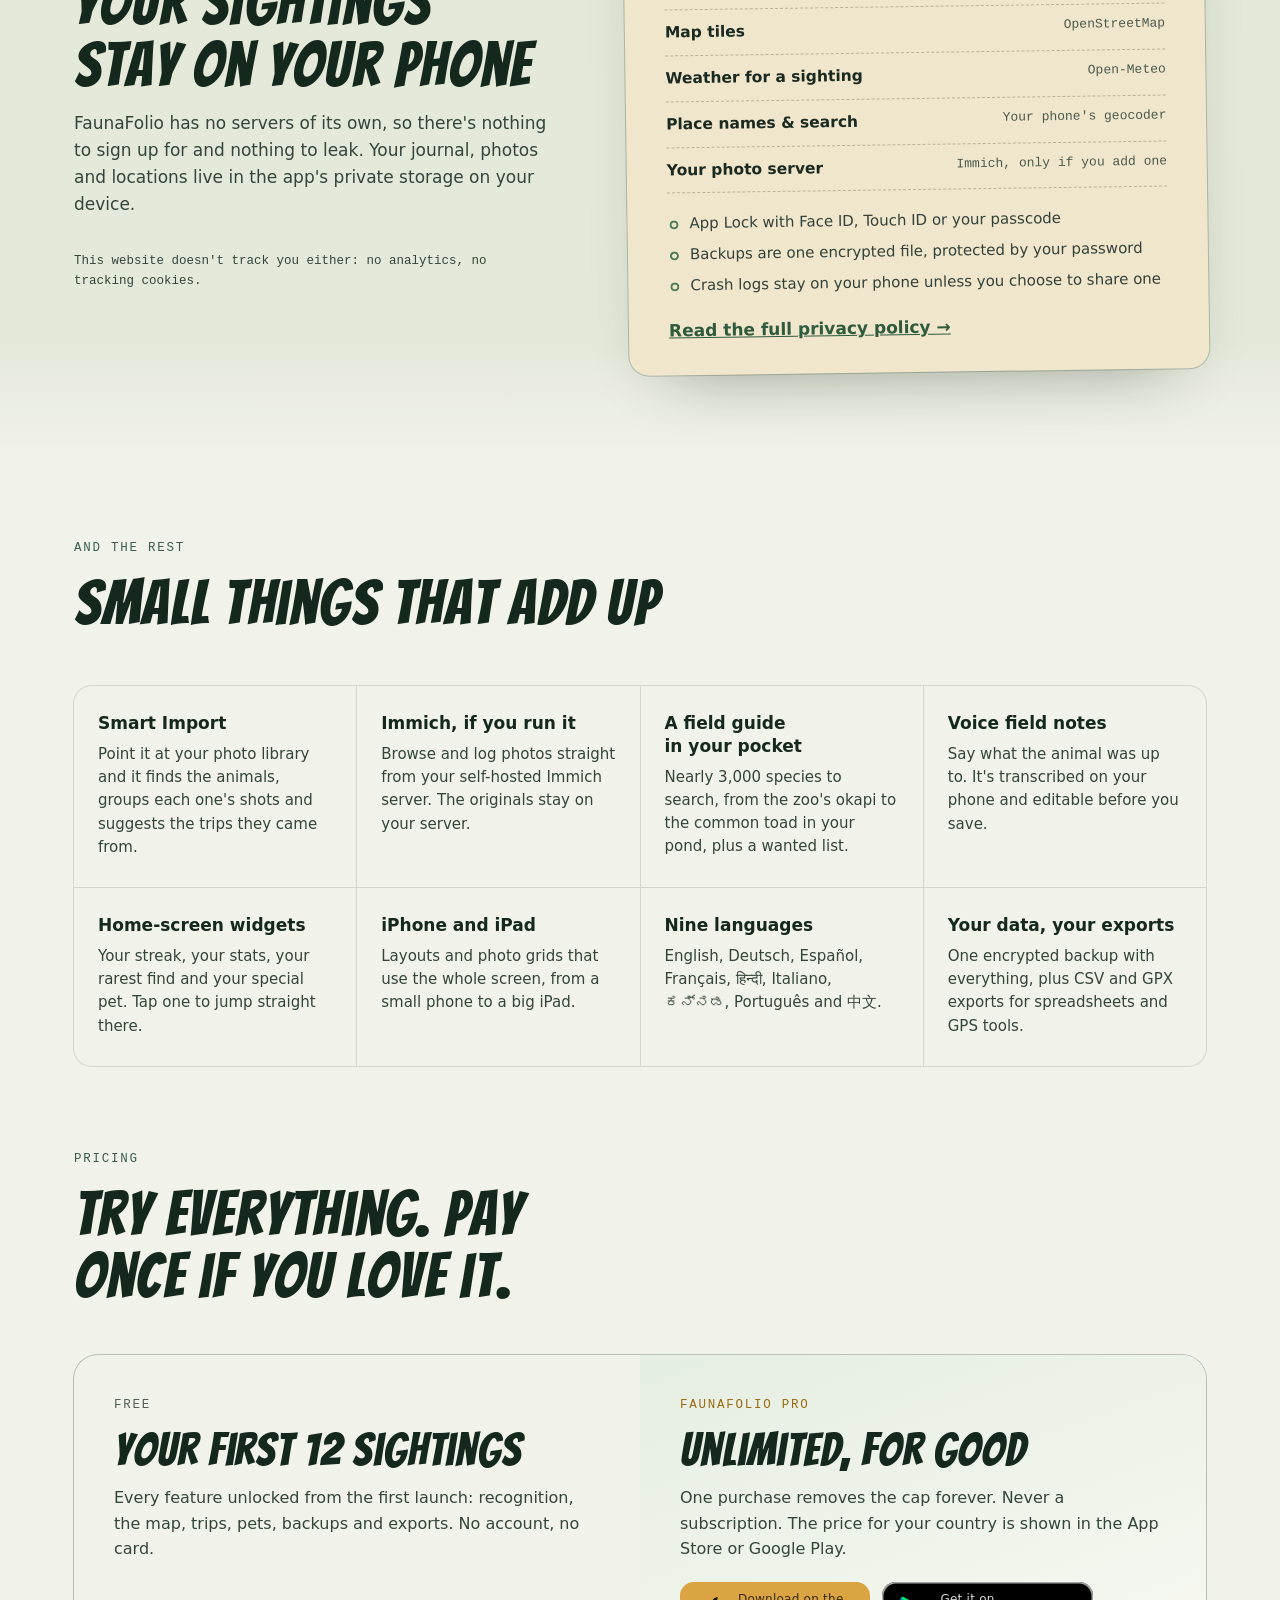
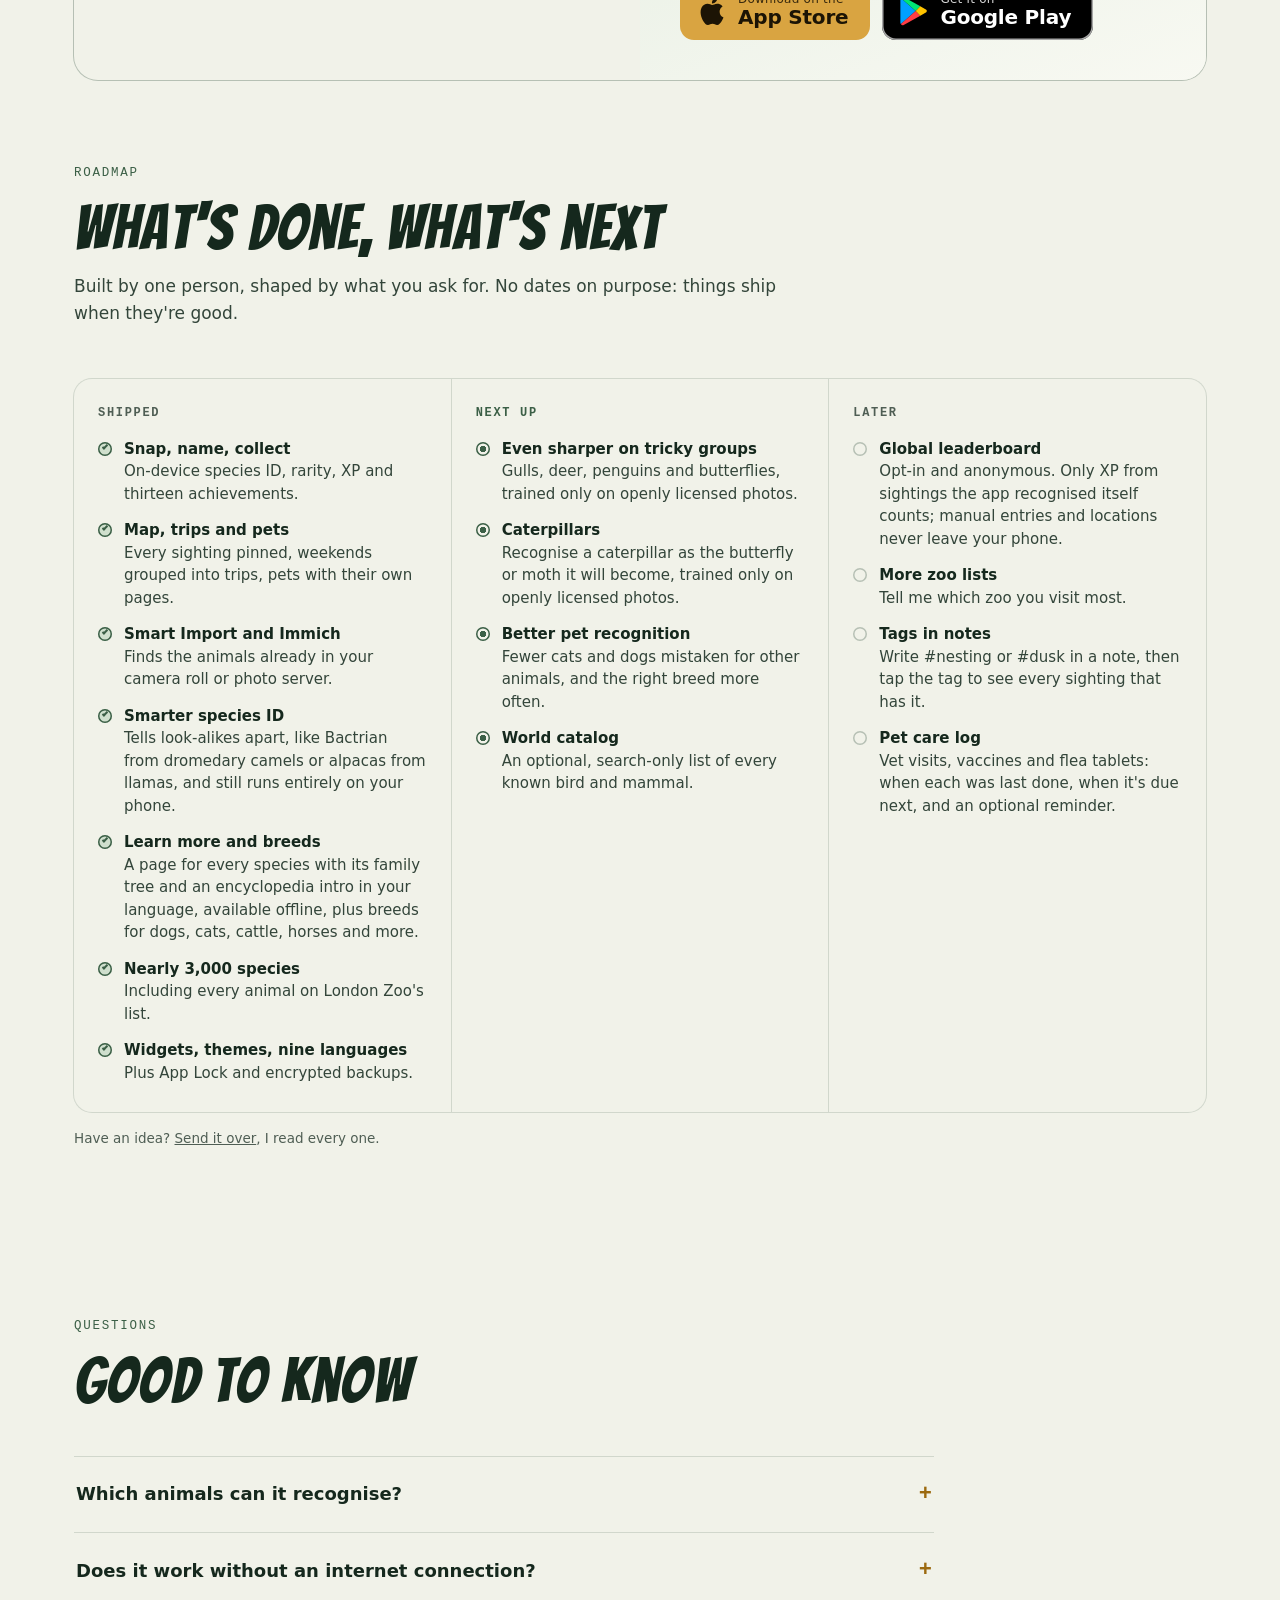
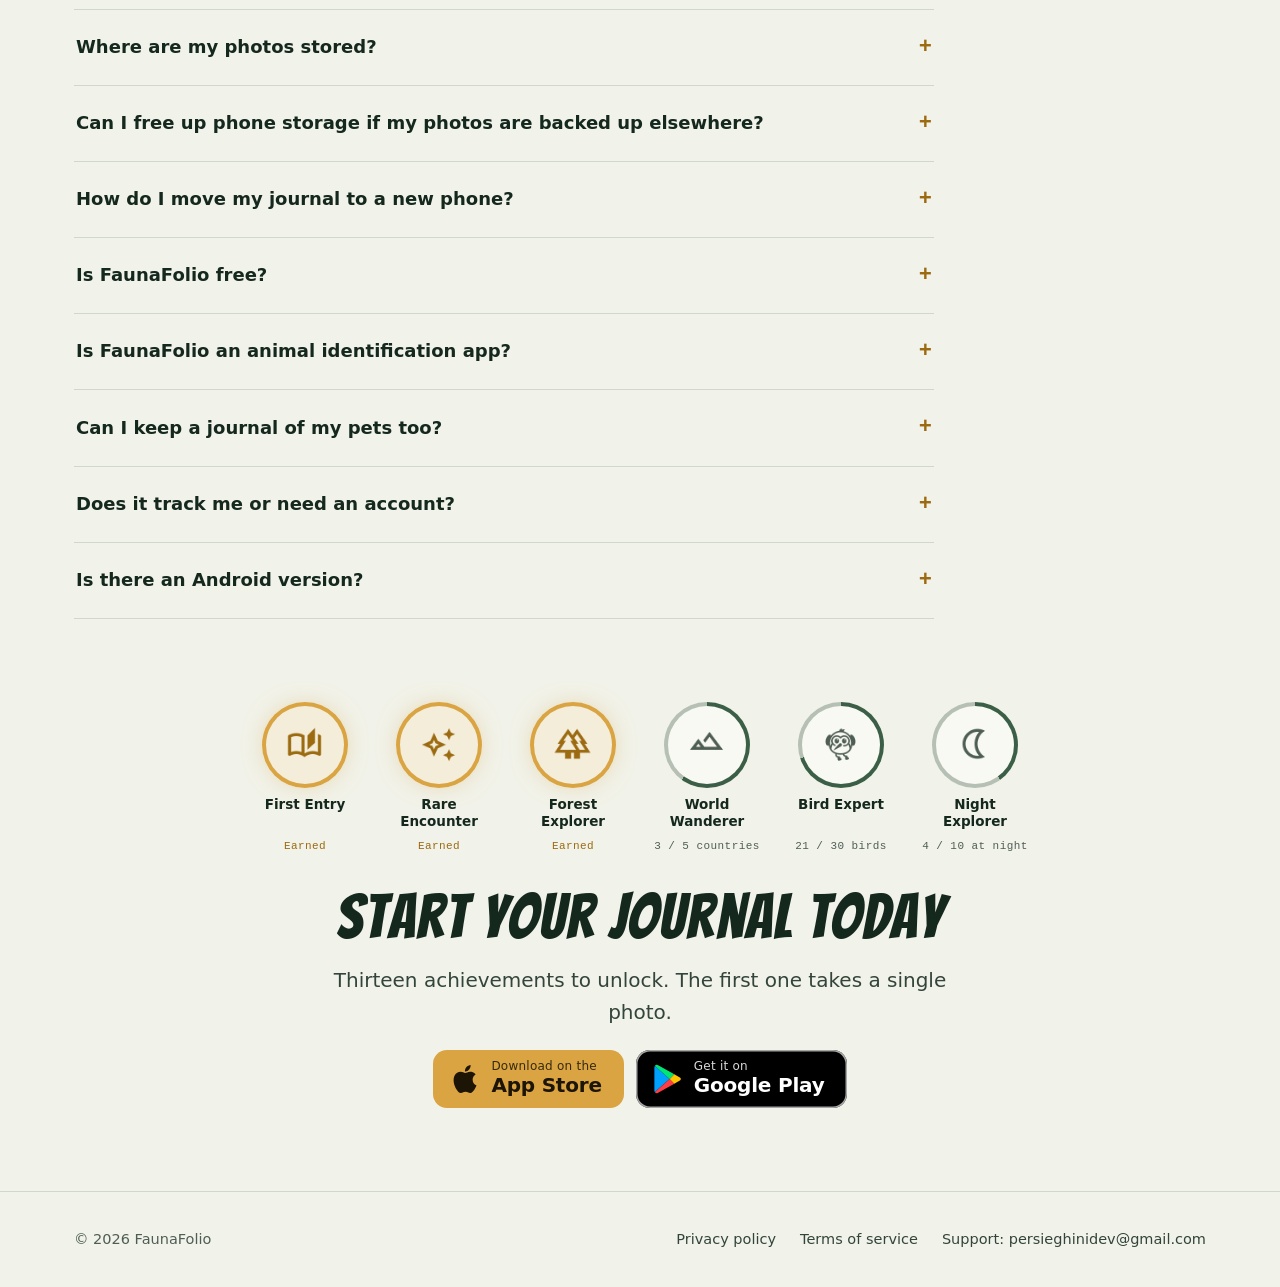
<file: faunafolio/index.html>
<!doctype html>
<html lang="en">
<head>
<meta charset="utf-8">
<meta name="viewport" content="width=device-width, initial-scale=1, viewport-fit=cover">
<title>FaunaFolio — wildlife journal and animal ID app for iPhone and Android</title>
<script>
/* Apply the visitor's saved theme before first paint (no flash). */
(function () {
  try {
    var r = document.documentElement;
    var s = localStorage.getItem("ff-scheme"), p = localStorage.getItem("ff-palette"), c = localStorage.getItem("ff-comic");
    if (s) r.setAttribute("data-scheme", s);
    if (p) r.setAttribute("data-palette", p);
    if (c) r.setAttribute("data-comic", c);
  } catch (e) {}
})();
</script>
<meta name="description" content="Animal identification and wildlife journal app for iPhone and Android. Snap any animal and FaunaFolio names the species on your phone, pins where you met it, and files it in a private journal. Works offline. No ads, no account, no tracking.">
<link rel="canonical" href="https://persieghini.github.io/apps/faunafolio/">
<meta name="theme-color" content="#0D1B13">
<meta name="color-scheme" content="dark light">
<link rel="icon" type="image/png" sizes="32x32" href="assets/icons/favicon-32.png">
<link rel="apple-touch-icon" href="assets/icons/apple-touch-icon.png">
<!-- Social previews. Most link unfurlers want absolute URLs: once the site has
     a domain, change these two to e.g. https://faunafolio.app/assets/img/og-card.jpg -->
<meta property="og:type" content="website">
<meta property="og:url" content="https://persieghini.github.io/apps/faunafolio/">
<meta property="og:title" content="FaunaFolio">
<meta property="og:description" content="The wildlife journal for every animal you meet. On-device species recognition, a map of every sighting, trip scrapbooks and pet pages.">
<meta property="og:image" content="https://persieghini.github.io/apps/faunafolio/assets/img/og-card.jpg">
<meta name="twitter:card" content="summary_large_image">
<meta name="twitter:image" content="https://persieghini.github.io/apps/faunafolio/assets/img/og-card.jpg">
<!-- Safari's "Open in App Store" banner on iPhone. -->
<meta name="apple-itunes-app" content="app-id=6798384213">
<link rel="preload" href="assets/fonts/Bangers-Regular.ttf" as="font" type="font/ttf" crossorigin>
<script type="application/ld+json">
{"@context":"https://schema.org","@type":"SoftwareApplication","name":"FaunaFolio","url":"https://persieghini.github.io/apps/faunafolio/","operatingSystem":"iOS, iPadOS, Android","applicationCategory":"LifestyleApplication","description":"Animal identification and wildlife journal app: on-device species recognition, a map of every sighting, trip scrapbooks and pet profiles. Works offline, no ads, no account.","installUrl":["https://apps.apple.com/app/id6798384213","https://play.google.com/store/apps/details?id=com.persieghini.faunafolio"],"downloadUrl":["https://apps.apple.com/app/id6798384213","https://play.google.com/store/apps/details?id=com.persieghini.faunafolio"],"screenshot":"https://persieghini.github.io/apps/faunafolio/assets/img/og-card.jpg","offers":{"@type":"Offer","price":"0","priceCurrency":"EUR"}}
</script>
<style>
@font-face {
  font-family: "Bangers";
  src: url("assets/fonts/Bangers-Regular.ttf") format("truetype");
  font-display: swap;
}

/* =================================================================
   Theme tokens. The page uses the app's own theme engine:
   - palette:  data-palette on <html> (11 palettes, Forest by default)
   - scheme:   data-scheme  = light | dark | amoled (visitor's pick),
               else the host's data-theme stamp, else the OS setting
   - comic:    data-comic="on" (ink borders, hard shadows, halftone)
   Dark-first: bare :root holds the dark scheme.
   ================================================================= */
:root {
  /* Palette: Forest (the app's default) */
  --p-main: #6FA97E;
  --p-mid: #4C7A5A;
  --p-deep: #1E3D2B;

  /* Constants that never change with the palette, same as in the app:
     "legendary is gold" stays true across every skin. */
  --gold: #D9A441;
  --gold-hi: #E8B95A;
  --gold-ink: #1C1405;
  --paper: #EFE6CC;
  --paper-ink: #1B2A20;
  --r-common: #8FA694;
  --r-uncommon: #6FA97E;
  --r-rare: #5B8FA8;
  --r-epic: #9B7EC4;
  --r-legendary: #D9A441;

  /* Dark scheme */
  color-scheme: dark;
  --bg: color-mix(in srgb, var(--p-deep) 38%, #030604);
  --bg-2: color-mix(in srgb, var(--p-deep) 55%, #030604);
  --surface: color-mix(in srgb, var(--p-deep) 62%, #040705);
  --surface-2: var(--p-deep);
  --line: color-mix(in srgb, var(--p-main) 17%, transparent);
  --line-2: color-mix(in srgb, var(--p-main) 30%, transparent);
  --text: #F2EBD3;
  --text-2: color-mix(in srgb, var(--p-main) 28%, #DDD9CC);
  --text-3: color-mix(in srgb, var(--p-main) 40%, #9EA39B);
  --accent: color-mix(in srgb, var(--p-main) 85%, #FFFFFF);
  --accent-soft: color-mix(in srgb, var(--p-main) 22%, transparent);
  --gold-text: #D9A441;
  --header-bg: color-mix(in srgb, var(--bg) 80%, transparent);
  --glow: color-mix(in srgb, var(--p-main) 24%, transparent);
  --ring: color-mix(in srgb, var(--p-main) 17%, transparent);
  --leaf-opacity: 1;
  --paper-edge: transparent;
  --ink-line: #000000;
  --shadow: 0 50px 90px -40px rgba(0, 0, 0, 0.9);
  --bezel-edge: rgba(242, 235, 211, 0.14);

  --display: "Bangers", "Impact", "Haettenschweiler", "Arial Narrow Bold", sans-serif;
  --body: system-ui, -apple-system, "Segoe UI", Roboto, "Helvetica Neue", Arial, sans-serif;
  --mono: ui-monospace, "SF Mono", "SFMono-Regular", Menlo, Consolas, "Liberation Mono", monospace;
  --wrap: 1180px;
  --gutter: clamp(16px, 4vw, 24px);
  --radius: 18px;
}

/* The app's other ten palettes (main / mid / deep, from app_palettes.dart) */
:root[data-palette="river"]    { --p-main: #64A0BE; --p-mid: #39708C; --p-deep: #16384A; }
:root[data-palette="dusk"]     { --p-main: #9B86C8; --p-mid: #63519A; --p-deep: #32284E; }
:root[data-palette="ember"]    { --p-main: #D08B5B; --p-mid: #9C5A2E; --p-deep: #4A2A18; }
:root[data-palette="meadow"]   { --p-main: #A9C24A; --p-mid: #6E8A2E; --p-deep: #33421A; }
:root[data-palette="coral"]    { --p-main: #E0837E; --p-mid: #B85C57; --p-deep: #4A2020; }
:root[data-palette="midnight"] { --p-main: #6E7FD1; --p-mid: #454F9E; --p-deep: #1B1E42; }
:root[data-palette="lagoon"]   { --p-main: #4FBDB0; --p-mid: #2E8A80; --p-deep: #0F3B38; }
:root[data-palette="blossom"]  { --p-main: #E896B8; --p-mid: #C2597E; --p-deep: #4A1F32; }
:root[data-palette="sand"]     { --p-main: #B0A99C; --p-mid: #7A7266; --p-deep: #2B2620; }
:root[data-palette="plum"]     { --p-main: #A66FB5; --p-mid: #7A4488; --p-deep: #34163D; }

/* Light scheme: OS preference (unless the host or visitor chose otherwise) */
@media (prefers-color-scheme: light) {
  :root:not([data-theme="dark"]):not([data-scheme]) {
    color-scheme: light;
    --bg: color-mix(in srgb, var(--p-main) 7%, #FBF8F1);
    --bg-2: color-mix(in srgb, var(--p-main) 13%, #F6F2E7);
    --surface: color-mix(in srgb, var(--p-main) 5%, #FFFDF8);
    --surface-2: color-mix(in srgb, var(--p-main) 18%, #FFFDF8);
    --line: color-mix(in srgb, var(--p-deep) 15%, transparent);
    --line-2: color-mix(in srgb, var(--p-deep) 28%, transparent);
    --text: color-mix(in srgb, var(--p-deep) 55%, #0B0F0C);
    --text-2: color-mix(in srgb, var(--p-deep) 45%, #454B46);
    --text-3: color-mix(in srgb, var(--p-deep) 35%, #6A706A);
    --accent: color-mix(in srgb, var(--p-mid) 78%, #000000);
    --accent-soft: color-mix(in srgb, var(--p-main) 26%, transparent);
    --gold-text: #9C6A10;
    --header-bg: color-mix(in srgb, var(--bg) 84%, transparent);
    --glow: color-mix(in srgb, var(--p-main) 26%, transparent);
    --ring: color-mix(in srgb, var(--p-mid) 22%, transparent);
    --leaf-opacity: 0.75;
    --paper-edge: color-mix(in srgb, var(--p-deep) 25%, transparent);
    --ink-line: #15130F;
    --shadow: 0 30px 70px -40px rgba(20, 30, 22, 0.45);
    --bezel-edge: rgba(0, 0, 0, 0.2);
  }
}
/* Light scheme: explicit choice (host stamp or the visitor's pick) */
:root[data-theme="light"]:not([data-scheme]),
:root[data-scheme="light"] {
  color-scheme: light;
  --bg: color-mix(in srgb, var(--p-main) 7%, #FBF8F1);
  --bg-2: color-mix(in srgb, var(--p-main) 13%, #F6F2E7);
  --surface: color-mix(in srgb, var(--p-main) 5%, #FFFDF8);
  --surface-2: color-mix(in srgb, var(--p-main) 18%, #FFFDF8);
  --line: color-mix(in srgb, var(--p-deep) 15%, transparent);
  --line-2: color-mix(in srgb, var(--p-deep) 28%, transparent);
  --text: color-mix(in srgb, var(--p-deep) 55%, #0B0F0C);
  --text-2: color-mix(in srgb, var(--p-deep) 45%, #454B46);
  --text-3: color-mix(in srgb, var(--p-deep) 35%, #6A706A);
  --accent: color-mix(in srgb, var(--p-mid) 78%, #000000);
  --accent-soft: color-mix(in srgb, var(--p-main) 26%, transparent);
  --gold-text: #9C6A10;
  --header-bg: color-mix(in srgb, var(--bg) 84%, transparent);
  --glow: color-mix(in srgb, var(--p-main) 26%, transparent);
  --ring: color-mix(in srgb, var(--p-mid) 22%, transparent);
  --leaf-opacity: 0.75;
  --paper-edge: color-mix(in srgb, var(--p-deep) 25%, transparent);
  --ink-line: #15130F;
  --shadow: 0 30px 70px -40px rgba(20, 30, 22, 0.45);
  --bezel-edge: rgba(0, 0, 0, 0.2);
}
/* Dark scheme picked on the page wins over a light host stamp / OS */
:root[data-scheme="dark"], :root[data-scheme="amoled"] { color-scheme: dark; }
/* AMOLED black, like the app's option: true black grounds */
:root[data-scheme="amoled"] {
  --bg: #000000;
  --bg-2: #000000;
  --surface: #070707;
  --surface-2: color-mix(in srgb, var(--p-deep) 45%, #000000);
  --header-bg: rgba(0, 0, 0, 0.82);
}

*, *::before, *::after { box-sizing: border-box; }
html {
  scroll-behavior: smooth;
  -webkit-text-size-adjust: 100%;
  /* Section links land below the sticky header (64px row + breathing room), not under it. */
  scroll-padding-top: calc(env(safe-area-inset-top, 0px) + 84px);
}
body {
  margin: 0;
  background: var(--bg);
  color: var(--text);
  font: 17px/1.6 var(--body);
  -webkit-font-smoothing: antialiased;
  overflow-x: clip;
  transition: background-color 0.35s ease, color 0.35s ease;
}
img, video { max-width: 100%; height: auto; display: block; }
a { color: inherit; }
button { font: inherit; color: inherit; }
:focus-visible { outline: 2px solid var(--gold); outline-offset: 3px; border-radius: 6px; }
.sr-only { position: absolute; width: 1px; height: 1px; padding: 0; margin: -1px; overflow: hidden; clip: rect(0 0 0 0); white-space: nowrap; border: 0; }
.wrap { max-width: var(--wrap); margin-inline: auto; padding-inline: var(--gutter); }

h1, h2, h3 { margin: 0; text-wrap: balance; }
h2 {
  font-family: var(--display);
  font-weight: 400;
  font-size: clamp(32px, 3.8vw + 16px, 62px);
  line-height: 1;
  letter-spacing: 0.02em;
  color: var(--text);
}
h3 { font-size: 18px; line-height: 1.35; font-weight: 700; }
p { margin: 0; }
.eyebrow {
  font-family: var(--mono);
  font-size: 12.5px;
  letter-spacing: 0.14em;
  text-transform: uppercase;
  color: var(--accent);
}
.lede { font-size: clamp(17px, 0.5vw + 15px, 20px); color: var(--text-2); max-width: 34em; }
.section { padding-block: clamp(52px, 6.5vw, 100px); }
.section--flush { padding-top: 0; }
.section-head { display: grid; gap: 14px; max-width: 44em; }
.section-head p:not(.eyebrow) { color: var(--text-2); }
.section-head--center { justify-items: center; text-align: center; margin-inline: auto; }
.band { background: linear-gradient(180deg, var(--bg) 0%, var(--bg-2) 16%, var(--bg-2) 84%, var(--bg) 100%); }

/* ---------- header ---------- */
.top {
  position: sticky;
  top: env(safe-area-inset-top, 0px);
  z-index: 20;
  background: var(--header-bg);
  -webkit-backdrop-filter: blur(14px) saturate(1.2);
  backdrop-filter: blur(14px) saturate(1.2);
  border-bottom: 1px solid var(--line);
}
.top__row { display: flex; align-items: center; gap: clamp(10px, 2vw, 24px); min-height: 64px; }
.brand { display: flex; align-items: center; gap: 10px; text-decoration: none; margin-right: auto; }
.brand img { width: 36px; height: 36px; border-radius: 9px; }
.brand span { font-family: var(--display); font-size: 27px; letter-spacing: 0.03em; line-height: 1; padding-top: 3px; }
.top__nav { display: flex; gap: 22px; }
.top__nav a { text-decoration: none; color: var(--text-2); font-size: 15px; }
.top__nav a:hover { color: var(--text); }
.mode-btn {
  width: 40px; height: 40px;
  display: grid; place-items: center;
  border: 0; border-radius: 50%;
  background: transparent;
  box-shadow: inset 0 0 0 1.5px var(--line-2);
  cursor: pointer;
  flex: none;
}
.mode-btn:hover { background: var(--accent-soft); }
.mode-btn svg { width: 19px; height: 19px; }
.mode-btn .i-sun { display: none; }
.is-dark .mode-btn .i-sun { display: block; }
.is-dark .mode-btn .i-moon { display: none; }
/* Mobile section menu: the desktop nav collapses into this button + drop-down panel. */
.menu-btn { display: none; }
.menu-btn .i-close { display: none; }
.top.is-open .menu-btn .i-open { display: none; }
.top.is-open .menu-btn .i-close { display: block; }
.top__menu { display: none; }
@media (max-width: 820px) {
  .top__nav { display: none; }
  .menu-btn { display: grid; }
  .top.is-open .top__menu {
    display: grid;
    padding: 6px var(--gutter) 14px;
    border-top: 1px solid var(--line);
  }
  .top__menu a {
    padding: 13px 4px;
    text-decoration: none;
    color: var(--text);
    font-size: 17px;
    border-bottom: 1px solid var(--line);
  }
  .top__menu a:last-child { border-bottom: 0; }
}
@media (max-width: 400px) { .top__row .btn { display: none; } }

/* ---------- buttons ---------- */
.btn {
  display: inline-flex;
  align-items: center;
  gap: 8px;
  padding: 10px 18px;
  border-radius: 999px;
  background: var(--gold);
  color: var(--gold-ink);
  font-weight: 700;
  font-size: 15px;
  text-decoration: none;
  white-space: nowrap;
  transition: background 0.2s;
}
.btn:hover { background: var(--gold-hi); }
.store-row { display: flex; flex-wrap: wrap; gap: 12px; }
.store {
  display: inline-flex;
  align-items: center;
  gap: 12px;
  min-height: 58px;
  min-width: 190px;
  padding: 9px 22px 9px 18px;
  border-radius: 14px;
  text-decoration: none;
  text-align: left;
  line-height: 1.15;
  transition: transform 0.2s, background 0.2s;
}
.store svg { width: 28px; height: 30px; flex: none; }
.store > span { display: block; text-align: left; }
.store__small { display: block; font-size: 12px; letter-spacing: 0.02em; opacity: 0.85; }
.store__big { display: block; font-size: 20px; font-weight: 700; letter-spacing: -0.01em; }
.store--apple { background: var(--gold); color: var(--gold-ink); }
.store--apple:hover { background: var(--gold-hi); transform: translateY(-1px); }
.store--google { background: #000; color: #fff; box-shadow: inset 0 0 0 1.5px #a6a6a6; }
a.store--google:hover { background: #1a1a1a; transform: translateY(-1px); }
.store[aria-disabled="true"] { color: var(--text-3); cursor: default; }

/* ---------- hero ---------- */
.hero { position: relative; overflow: hidden; padding-block: clamp(36px, 6vw, 88px) clamp(56px, 8vw, 104px); }
.hero::before {
  content: "";
  position: absolute;
  inset: -20% -10% auto;
  height: 120%;
  background:
    radial-gradient(46% 42% at 72% 44%, var(--glow), transparent 70%),
    radial-gradient(40% 36% at 12% 8%, rgba(217, 164, 65, 0.08), transparent 70%);
  pointer-events: none;
}
.hero__leaves { position: absolute; inset: 0; width: 100%; height: 100%; pointer-events: none; opacity: var(--leaf-opacity); }
.hero__grid {
  position: relative;
  display: grid;
  grid-template-columns: minmax(0, 1.3fr) minmax(0, 0.7fr);
  gap: clamp(28px, 5vw, 72px);
  align-items: center;
}
.hero__copy { display: grid; gap: 22px; justify-items: start; min-width: 0; }
.hero__title {
  font-family: var(--display);
  font-weight: 400;
  font-size: clamp(34px, 2.9vw + 26px, 74px);
  line-height: 0.98;
  letter-spacing: 0.015em;
}
.hero__title .line { display: block; }
.spot { display: inline-flex; align-items: center; gap: 0.14em; white-space: nowrap; color: var(--gold-text); vertical-align: bottom; }
.spot__icon, .spot__words { display: inline-grid; }
.spot__icon { width: 1.02em; height: 1.02em; flex: none; }
.spot__icon img, .spot__word { grid-area: 1 / 1; transition: opacity 0.5s ease, transform 0.5s ease; }
.spot__icon img { width: 100%; height: 100%; opacity: 0; transform: scale(0.8) rotate(-8deg); }
.spot__word { opacity: 0; transform: translateY(0.3em); }
.spot__icon img.is-on, .spot__word.is-on { opacity: 1; transform: none; }
.trust { list-style: none; margin: 0; padding: 0; display: flex; flex-wrap: wrap; gap: 8px 18px; font-family: var(--mono); font-size: 12.5px; letter-spacing: 0.08em; text-transform: uppercase; color: var(--text-3); }
.trust li { display: flex; align-items: center; gap: 8px; }
.trust li::before { content: ""; width: 6px; height: 6px; border-radius: 50%; background: var(--p-main); }

.hero__device { position: relative; display: grid; justify-items: center; gap: 14px; min-width: 0; }
.rings {
  position: absolute;
  left: 50%;
  top: 46%;
  width: 760px;
  max-width: none;
  aspect-ratio: 1;
  translate: -50% -50%;
  background: repeating-radial-gradient(circle, transparent 0 62px, var(--ring) 63px 64px);
  -webkit-mask: radial-gradient(circle, #000 30%, transparent 68%);
  mask: radial-gradient(circle, #000 30%, transparent 68%);
  pointer-events: none;
}
.device-note { position: relative; font-family: var(--mono); font-size: 12px; letter-spacing: 0.06em; color: var(--text-3); text-align: center; }

/* ---------- device frames ---------- */
.phone {
  position: relative;
  margin: 0;
  width: min(300px, 72vw);
  padding: 9px;
  border-radius: 46px;
  background: #050A07;
  box-shadow: 0 0 0 1.5px var(--bezel-edge), var(--shadow), 0 0 80px -20px var(--glow);
}
.phone__screen { aspect-ratio: 1290 / 2796; border-radius: 38px; overflow: hidden; background: #000; }
.phone__screen video, .phone__screen img { width: 100%; height: 100%; object-fit: cover; }
.ipad {
  margin: 0;
  width: min(470px, 100%);
  padding: 12px;
  border-radius: 30px;
  background: #050A07;
  box-shadow: 0 0 0 1.5px var(--bezel-edge), var(--shadow);
}
.ipad__screen { aspect-ratio: 1940 / 2752; border-radius: 19px; overflow: hidden; background: #000; }
.ipad__screen img { width: 100%; height: 100%; object-fit: cover; }

/* ---------- discovery reveal band ---------- */
.reveal__grid {
  list-style: none;
  margin: clamp(32px, 5vw, 56px) 0 0;
  padding: 0;
  display: grid;
  grid-template-columns: repeat(5, minmax(0, 1fr));
  gap: clamp(12px, 2.4vw, 28px);
}
.reveal__grid li { display: grid; gap: 10px; justify-items: center; }
.reveal__grid video { width: 100%; max-width: 190px; aspect-ratio: 1; border-radius: 50%; object-fit: cover; background: #0B170F; box-shadow: 0 0 0 1px var(--line), 0 18px 40px -24px rgba(0, 0, 0, 0.6); }
.reveal__grid span { font-family: var(--mono); font-size: 12px; letter-spacing: 0.12em; text-transform: uppercase; color: var(--text-3); }
@media (max-width: 720px) {
  .reveal__grid {
    display: flex;
    overflow-x: auto;
    scroll-snap-type: x mandatory;
    margin-inline: calc(var(--gutter) * -1);
    padding-inline: var(--gutter);
    padding-bottom: 6px;
    scrollbar-width: none;
  }
  .reveal__grid::-webkit-scrollbar { display: none; }
  .reveal__grid li { flex: 0 0 clamp(120px, 38%, 180px); scroll-snap-align: center; }
}

/* ---------- logging flow + field card ---------- */
.flow__grid { display: grid; grid-template-columns: minmax(0, 1.05fr) minmax(0, 0.95fr); gap: clamp(40px, 6vw, 88px); align-items: center; }
.steps { list-style: none; counter-reset: step; margin: 32px 0 0; padding: 0; display: grid; gap: 22px; }
.steps li { counter-increment: step; display: grid; grid-template-columns: 44px minmax(0, 1fr); column-gap: 16px; row-gap: 4px; }
.steps li::before {
  content: counter(step);
  grid-row: 1 / span 2;
  width: 44px; height: 44px;
  display: grid; place-items: center;
  border-radius: 50%;
  font-family: var(--display);
  font-size: 22px;
  color: var(--gold-text);
  box-shadow: inset 0 0 0 1.5px color-mix(in srgb, var(--gold) 55%, transparent);
}
.steps p { color: var(--text-2); font-size: 16px; }

.fieldcard {
  justify-self: center;
  width: min(430px, 100%);
  border-radius: 22px;
  overflow: hidden;
  background: var(--paper);
  color: var(--paper-ink);
  box-shadow: 0 0 0 3px #16110A, 7px 8px 0 0 #16110A, var(--shadow);
  rotate: 1.4deg;
}
.fieldcard img { width: 100%; height: auto; aspect-ratio: 800 / 540; object-fit: cover; }
.fieldcard__body { display: grid; gap: 14px; padding: 20px 22px 22px; }
.fieldcard__name { font-family: var(--display); font-size: clamp(30px, 2vw + 22px, 38px); line-height: 0.95; letter-spacing: 0.03em; }
.fieldcard__species { font-size: 16px; font-weight: 600; margin-top: -8px; }
.fieldcard__species i { font-weight: 400; color: #4B5A4F; }
.chips { display: flex; flex-wrap: wrap; gap: 8px; }
.rarity, .xp {
  display: inline-flex; align-items: center;
  padding: 4px 11px;
  border-radius: 999px;
  font-family: var(--mono); font-size: 12px; font-weight: 700;
  letter-spacing: 0.06em; text-transform: uppercase;
}
.rarity--legendary { background: #F3DCA4; color: #5C3F05; box-shadow: inset 0 0 0 1.5px #C38F2C; }
.xp { background: #1B2A20; color: #E8B95A; }
.fieldcard__data { margin: 0; display: grid; border-top: 1.5px dashed #BDB292; }
.fieldcard__data div { display: flex; flex-wrap: wrap; justify-content: space-between; gap: 2px 16px; padding: 8px 0; border-bottom: 1.5px dashed #BDB292; font-size: 15px; }
.fieldcard__data dt { color: #5E6B61; }
.fieldcard__data dd { margin: 0; font-weight: 600; text-align: right; font-variant-numeric: tabular-nums; }
.fieldcard__xp { font-family: var(--mono); font-size: 12.5px; color: #4B5A4F; }
.fieldcard__xp b { color: #7A5410; }

/* ---------- feature rows ---------- */
.feature { display: grid; grid-template-columns: minmax(0, 1fr) minmax(0, 1fr); gap: clamp(36px, 7vw, 96px); align-items: center; }
.feature + .feature { margin-top: clamp(60px, 8vw, 112px); }
.feature__copy { display: grid; gap: 18px; align-content: start; min-width: 0; }
.feature__copy > p:not(.eyebrow) { color: var(--text-2); }
.feature__media { display: grid; justify-items: center; min-width: 0; }
.feature--flip .feature__media { order: -1; }
.ticks { list-style: none; margin: 4px 0 0; padding: 0; display: grid; gap: 10px; }
.ticks li { position: relative; padding-left: 28px; color: var(--text); font-size: 16px; }
.ticks li::before {
  content: "";
  position: absolute; left: 2px; top: 0.45em;
  width: 11px; height: 7px;
  border-radius: 0 60% 0 60%;
  background: var(--p-main);
  rotate: -28deg;
}
.ladder { list-style: none; margin: 6px 0 0; padding: 0; display: grid; grid-template-columns: repeat(5, minmax(0, 1fr)); gap: 8px; }
.ladder li {
  display: grid; gap: 2px;
  padding: 10px 10px 9px;
  border-radius: 12px;
  background: color-mix(in srgb, var(--c) 14%, transparent);
  box-shadow: inset 0 0 0 1.5px color-mix(in srgb, var(--c) 55%, transparent);
  min-width: 0;
}
.ladder span { font-family: var(--mono); font-size: 11px; letter-spacing: 0.06em; text-transform: uppercase; color: color-mix(in srgb, var(--c) 80%, var(--text)); overflow-wrap: anywhere; }
.ladder b { font-size: 17px; font-variant-numeric: tabular-nums; }
.ladder-note { font-family: var(--mono); font-size: 12.5px; color: var(--text-3); }
@media (max-width: 560px) {
  .ladder { grid-template-columns: repeat(3, minmax(0, 1fr)); }
  .ladder li:last-child { grid-column: span 2; }
}

/* ---------- live theme picker ---------- */
.themer {
  display: grid;
  gap: 18px;
  margin-top: 6px;
  padding: 20px;
  border-radius: var(--radius);
  background: var(--surface);
  box-shadow: inset 0 0 0 1px var(--line-2);
}
.themer__row { display: grid; gap: 10px; }
.themer__label { font-family: var(--mono); font-size: 11.5px; letter-spacing: 0.14em; text-transform: uppercase; color: var(--text-3); }
.seg { display: grid; grid-template-columns: repeat(4, minmax(0, auto)); justify-content: start; gap: 6px; }
.chip-btn {
  display: inline-flex; align-items: center; justify-content: center; gap: 7px;
  min-height: 40px;
  padding: 6px 13px;
  border: 0; border-radius: 999px;
  background: transparent;
  box-shadow: inset 0 0 0 1.5px var(--line-2);
  color: var(--text-2);
  font-size: 14px;
  cursor: pointer;
  white-space: nowrap;
  transition: background 0.2s, box-shadow 0.2s, color 0.2s;
}
.chip-btn:hover { background: var(--accent-soft); }
.chip-btn[aria-pressed="true"] { background: var(--accent-soft); color: var(--text); box-shadow: inset 0 0 0 2px var(--accent); font-weight: 650; }
.swatches { display: flex; flex-wrap: wrap; gap: 7px; }
.swatches .chip-btn { padding-left: 7px; }
.swatches .chip-btn::before { content: ""; width: 18px; height: 18px; border-radius: 50%; background: var(--c); box-shadow: inset 0 0 0 1px rgba(0, 0, 0, 0.15); }
.switch-row { display: flex; align-items: center; justify-content: space-between; gap: 16px; }
.switch-row span:first-child { display: grid; }
.switch-row small { color: var(--text-3); font-size: 13px; }
.switch {
  position: relative;
  width: 52px; height: 32px; flex: none;
  border: 0; border-radius: 999px;
  background: var(--line-2);
  cursor: pointer;
  transition: background 0.2s;
}
.switch::after {
  content: "";
  position: absolute; top: 4px; left: 4px;
  width: 24px; height: 24px; border-radius: 50%;
  background: var(--text);
  transition: translate 0.2s;
}
.switch[aria-checked="true"] { background: var(--accent); }
.switch[aria-checked="true"]::after { translate: 20px 0; background: var(--bg); }
.themer__note { font-size: 13.5px; color: var(--text-3); }
@media (max-width: 480px) {
  .themer { padding: 16px; }
  .seg { grid-template-columns: repeat(2, minmax(0, 1fr)); }
}

/* ---------- gallery ---------- */
.gallery__head { display: flex; flex-wrap: wrap; align-items: end; justify-content: space-between; gap: 20px; }
.gallery__nav { display: flex; gap: 10px; }
.gallery__nav button {
  width: 46px; height: 46px; border-radius: 50%;
  border: 0; background: transparent; color: var(--text);
  box-shadow: inset 0 0 0 1.5px var(--line-2);
  font-size: 20px; cursor: pointer;
}
.gallery__nav button:hover { background: var(--accent-soft); }
@media (max-width: 560px) { .gallery__nav { display: none; } }
.shots {
  list-style: none;
  margin: 28px calc(var(--gutter) * -1) 0;
  padding: 0 var(--gutter) 12px;
  display: flex;
  gap: 10px;
  overflow-x: auto;
  scroll-snap-type: x mandatory;
  scroll-padding-inline: var(--gutter);
  scrollbar-width: thin;
  scrollbar-color: var(--line-2) transparent;
}
.shots li { flex: 0 0 auto; scroll-snap-align: start; }
.shots img { width: clamp(180px, 22vw, 250px); height: auto; aspect-ratio: 560 / 1211; border-radius: 22px; object-fit: cover; }

/* ---------- privacy tag ---------- */
.privacy__grid { display: grid; grid-template-columns: minmax(0, 0.9fr) minmax(0, 1.1fr); gap: clamp(40px, 6vw, 88px); align-items: center; }
.tag {
  position: relative;
  background: var(--paper);
  color: var(--paper-ink);
  border-radius: 20px;
  padding: 34px clamp(20px, 4vw, 40px) 30px;
  box-shadow: 0 0 0 1px var(--paper-edge), var(--shadow);
  rotate: -0.8deg;
}
.tag::before {
  content: "";
  position: absolute;
  top: 18px; right: 22px;
  width: 22px; height: 22px;
  border-radius: 50%;
  background: var(--bg-2);
  box-shadow: inset 0 0 0 4px #CFC4A2;
}
.tag__title { font-family: var(--display); font-size: clamp(26px, 1.6vw + 20px, 36px); letter-spacing: 0.03em; line-height: 1; padding-right: 40px; }
.tag__intro { margin-top: 10px; color: #3F4D43; font-size: 16px; }
.tag__table { margin: 18px 0 0; display: grid; border-top: 1.5px dashed #BDB292; }
.tag__table div { display: grid; grid-template-columns: minmax(0, 1fr) auto; gap: 4px 14px; padding: 10px 0; border-bottom: 1.5px dashed #BDB292; font-size: 15.5px; }
.tag__table dt { font-weight: 600; }
.tag__table dd { margin: 0; font-family: var(--mono); font-size: 13px; color: #4B5A4F; text-align: right; }
@media (max-width: 520px) {
  .tag__table div { grid-template-columns: 1fr; }
  .tag__table dd { text-align: left; }
}
.tag__more { list-style: none; margin: 18px 0 0; padding: 0; display: grid; gap: 7px; font-size: 15px; color: #33413A; }
.tag__more li { padding-left: 22px; position: relative; }
.tag__more li::before { content: ""; position: absolute; left: 2px; top: 0.55em; width: 9px; height: 9px; border-radius: 50%; box-shadow: inset 0 0 0 2px #4C7A5A; }
.tag__link { display: inline-block; margin-top: 20px; font-weight: 700; color: #2E5A3D; }
.fine { margin-top: 18px; font-family: var(--mono); font-size: 12.5px; color: var(--text-3); }

/* ---------- everything else ---------- */
.extras { list-style: none; margin: clamp(32px, 5vw, 52px) 0 0; padding: 0; display: grid; grid-template-columns: repeat(4, minmax(0, 1fr)); gap: 1px; background: var(--line); border-radius: var(--radius); overflow: hidden; box-shadow: 0 0 0 1px var(--line); }
.extras li { display: grid; gap: 8px; align-content: start; padding: 26px 24px 28px; background: var(--bg); }
.extras h3 { font-size: 17px; }
.extras p { color: var(--text-2); font-size: 15px; line-height: 1.55; }
@media (max-width: 1000px) { .extras { grid-template-columns: repeat(2, minmax(0, 1fr)); } }
@media (max-width: 560px) { .extras { grid-template-columns: 1fr; } .extras li { padding: 22px 20px 24px; } }

/* ---------- roadmap ---------- */
.roadmap { margin: clamp(32px, 5vw, 52px) 0 0; display: grid; grid-template-columns: repeat(3, minmax(0, 1fr)); gap: 1px; background: var(--line); border-radius: var(--radius); overflow: hidden; box-shadow: 0 0 0 1px var(--line); }
.roadmap__col { padding: 26px 24px 28px; background: var(--bg); }
.roadmap__col h3 { display: flex; align-items: center; gap: 10px; font-family: var(--mono); font-size: 12px; font-weight: 600; letter-spacing: 0.14em; text-transform: uppercase; color: var(--text-3); }
.roadmap__col--now h3 { color: var(--accent); }
.roadmap ul { list-style: none; margin: 16px 0 0; padding: 0; display: grid; gap: 14px; }
.roadmap li { position: relative; padding-left: 26px; font-size: 15px; line-height: 1.5; color: var(--text-2); }
.roadmap li b { display: block; color: var(--text); font-weight: 650; }
.roadmap li::before { content: ""; position: absolute; left: 0; top: 4px; width: 14px; height: 14px; border-radius: 50%; box-shadow: inset 0 0 0 1.5px var(--line-2); }
.roadmap__col--done li::before { background: var(--accent-soft); box-shadow: inset 0 0 0 1.5px var(--accent); }
.roadmap__col--done li::after { content: ""; position: absolute; left: 4px; top: 7px; width: 6px; height: 3px; border-left: 2px solid var(--accent); border-bottom: 2px solid var(--accent); transform: rotate(-45deg); }
.roadmap__col--now li::before { box-shadow: inset 0 0 0 1.5px var(--accent); background: radial-gradient(circle, var(--accent) 0 3px, transparent 3.5px); }
.roadmap__note { margin-top: 16px; font-size: 13.5px; color: var(--text-3); }
@media (max-width: 900px) { .roadmap { grid-template-columns: 1fr; } .roadmap__col { padding: 22px 20px 24px; } }

/* ---------- pricing ---------- */
.price {
  display: grid;
  grid-template-columns: minmax(0, 1fr) minmax(0, 1fr);
  border-radius: 24px;
  overflow: hidden;
  box-shadow: 0 0 0 1px var(--line-2);
  margin-top: clamp(32px, 5vw, 48px);
}
.price__col { display: grid; gap: 12px; align-content: start; padding: clamp(22px, 4vw, 40px); }
.price__col--pro { background: linear-gradient(160deg, var(--surface-2), var(--surface)); }
.price__label { font-family: var(--mono); font-size: 12.5px; letter-spacing: 0.14em; text-transform: uppercase; color: var(--text-3); }
.price__col--pro .price__label { color: var(--gold-text); }
.price__big { font-family: var(--display); font-size: clamp(30px, 2.2vw + 20px, 46px); line-height: 1; letter-spacing: 0.02em; }
.price__col p:not(.price__label):not(.price__big) { color: var(--text-2); font-size: 16px; }
.price__col .store-row { margin-top: 8px; }

/* ---------- faq ---------- */
.faq__list { margin-top: clamp(28px, 4vw, 44px); border-top: 1px solid var(--line); max-width: 860px; }
.faq__list details { border-bottom: 1px solid var(--line); }
.faq__list summary {
  list-style: none;
  cursor: pointer;
  display: flex; justify-content: space-between; align-items: center; gap: 20px;
  padding: 20px 2px;
  font-weight: 650; font-size: clamp(16px, 0.4vw + 15px, 18px);
}
.faq__list summary::-webkit-details-marker { display: none; }
.faq__list summary::after { content: "+"; flex: none; font-family: var(--mono); font-size: 22px; color: var(--gold-text); transition: rotate 0.2s; }
.faq__list details[open] summary::after { rotate: 45deg; }
.faq__list details p { padding: 0 2px 22px; color: var(--text-2); max-width: 44em; }

/* ---------- closing + footer ---------- */
.closing { text-align: center; }
.closing .wrap { display: grid; justify-items: center; gap: 22px; }
.closing .lede { margin-top: -6px; }

/* Achievement badges: the app's real achievements and icons. Earned ones
   go gold; the rest show a progress ring, same as the app's Achievements page. */
.badges {
  list-style: none; margin: 0 0 8px; padding: 0;
  width: min(780px, 100%);
  display: grid; grid-template-columns: repeat(6, minmax(0, 1fr));
  column-gap: clamp(10px, 2.2vw, 24px); row-gap: 8px;
}
/* Each badge spans three shared rows (ring / name / progress), so when one
   name wraps to two lines every badge's progress line still sits on the
   same baseline instead of that one dropping lower than its neighbours. */
.badge {
  display: grid; grid-row: span 3; grid-template-rows: subgrid;
  justify-items: center; align-items: start; min-width: 0; text-align: center;
}
.badge b { text-wrap: balance; }
.badge__ring {
  --ring-c: var(--accent);
  position: relative;
  width: clamp(62px, 9vw, 86px); aspect-ratio: 1;
  border-radius: 50%;
  display: grid; place-items: center;
  background: conic-gradient(var(--ring-c) calc(var(--p) * 1turn), var(--line-2) 0);
}
.badge__ring::before {
  content: ""; position: absolute; inset: 4px; border-radius: 50%;
  background: var(--surface);
}
.badge__icon {
  position: relative; width: 48%; aspect-ratio: 1;
  background: var(--text-3);
  -webkit-mask: var(--i) center / contain no-repeat;
  mask: var(--i) center / contain no-repeat;
}
.badge.is-earned .badge__ring { --ring-c: var(--gold); box-shadow: 0 0 26px -8px color-mix(in srgb, var(--gold) 60%, transparent); }
.badge.is-earned .badge__ring::before { background: color-mix(in srgb, var(--gold) 14%, var(--surface)); }
.badge.is-earned .badge__icon { background: var(--gold-text); }
.badge b { font-size: 13.5px; font-weight: 700; line-height: 1.25; }
.badge small { font-family: var(--mono); font-size: 11px; letter-spacing: 0.04em; color: var(--text-3); font-variant-numeric: tabular-nums; }
.badge.is-earned small { color: var(--gold-text); }
@media (max-width: 560px) { .badges { grid-template-columns: repeat(3, minmax(0, 1fr)); } .badge small { margin-bottom: 14px; } }
.footer { border-top: 1px solid var(--line); padding-block: 36px calc(36px + env(safe-area-inset-bottom, 0px)); }
.footer .wrap { display: flex; flex-wrap: wrap; align-items: center; justify-content: space-between; gap: 16px 32px; color: var(--text-3); font-size: 14.5px; }
.footer nav { display: flex; flex-wrap: wrap; gap: 8px 24px; }
.footer a { color: var(--text-2); text-decoration: none; overflow-wrap: anywhere; }
.footer a:hover { color: var(--text); }

/* ---------- reviews ----------
   Without JS (or with reduced motion) the cards wrap and stay centred. With JS they sit in a
   grid: one-line reviews stack two to a column, longer ones take a whole column. If the grid
   is wider than the screen it scrolls on its own, and people can swipe or drag it too. */
.reviews {
  display: flex; gap: 16px; overflow: hidden;
  margin-top: clamp(26px, 4vw, 38px);
}
.reviews__track {
  list-style: none; margin: 0; padding: 8px var(--gutter);
  flex: none; min-width: 100%;
  display: flex; flex-wrap: wrap; justify-content: center; gap: 16px;
}
.reviews__track > li { display: flex; flex: 0 1 340px; min-width: min(260px, 100%); }
.reviews--js { overflow-x: auto; scrollbar-width: none; overscroll-behavior-x: contain; }
.reviews--js::-webkit-scrollbar { display: none; }
.reviews--js .reviews__track {
  display: grid; grid-auto-flow: column dense;
  grid-template-rows: repeat(2, 1fr);
  grid-auto-columns: clamp(270px, 28vw, 340px);
  justify-content: center; flex-wrap: nowrap;
}
.reviews--js .reviews__track > li { flex: none; min-width: 0; }
.reviews--js .reviews__track > li.is-tall { grid-row: span 2; }
.reviews.is-scrolling {
  cursor: grab; touch-action: pan-x pan-y;
  -webkit-mask: linear-gradient(90deg, transparent, #000 6%, #000 94%, transparent);
  mask: linear-gradient(90deg, transparent, #000 6%, #000 94%, transparent);
}
.reviews.is-dragging { cursor: grabbing; user-select: none; }
.reviews.is-scrolling .reviews__track { justify-content: start; padding-inline: 0; min-width: 0; }
.review {
  display: flex; flex-direction: column; gap: 12px; margin: 0; flex: 1;
  padding: 22px 22px 20px; border-radius: 18px;
  background: var(--surface); box-shadow: inset 0 0 0 1px var(--line-2);
}
.review__stars { color: var(--gold-text); font-size: 17px; letter-spacing: 3px; line-height: 1; }
.review__title { margin: 0; font-size: 17px; font-weight: 700; color: var(--text); }
.review blockquote { margin: 0; color: var(--text-2); font-size: 15.5px; line-height: 1.55; }
.review figcaption { margin-top: auto; padding-top: 4px; color: var(--text-3); font-size: 14px; }

/* ---------- comic style (the app's optional skin) ---------- */
:root[data-comic="on"] h2 { text-shadow: 3px 3px 0 var(--accent-soft); }
:root[data-comic="on"] .band,
:root[data-comic="on"] .hero {
  background-image: radial-gradient(color-mix(in srgb, var(--p-main) 20%, transparent) 1.1px, transparent 1.6px);
  background-size: 9px 9px;
}
:root[data-comic="on"] .phone,
:root[data-comic="on"] .ipad { box-shadow: 0 0 0 3px var(--ink-line), 8px 9px 0 0 var(--ink-line); }
:root[data-comic="on"] .extras { gap: 14px; background: none; box-shadow: none; overflow: visible; }
:root[data-comic="on"] .extras li { border-radius: 14px; background: var(--surface); box-shadow: 0 0 0 2.5px var(--ink-line), 5px 5px 0 0 var(--ink-line); }
:root[data-comic="on"] .price { box-shadow: 0 0 0 3px var(--ink-line), 7px 8px 0 0 var(--ink-line); }
:root[data-comic="on"] .price__col + .price__col { border-left: 3px solid var(--ink-line); }
:root[data-comic="on"] .tag { box-shadow: 0 0 0 3px #16110A, 7px 8px 0 0 #16110A; }
:root[data-comic="on"] .shots img { box-shadow: 0 0 0 3px var(--ink-line), 6px 6px 0 0 var(--ink-line); }
:root[data-comic="on"] .ladder li { box-shadow: 0 0 0 2px var(--ink-line), 3px 3px 0 0 var(--ink-line); }
:root[data-comic="on"] .themer { box-shadow: 0 0 0 2.5px var(--ink-line), 6px 6px 0 0 var(--ink-line); }
:root[data-comic="on"] .store,
:root[data-comic="on"] .btn { box-shadow: 0 0 0 2px var(--ink-line), 3px 3px 0 0 var(--ink-line); }
:root[data-comic="on"] .review { box-shadow: 0 0 0 2.5px var(--ink-line), 5px 5px 0 0 var(--ink-line); }
:root[data-comic="on"] .badge__ring { box-shadow: 0 0 0 2.5px var(--ink-line), 4px 4px 0 0 var(--ink-line); }
:root[data-comic="on"] .reveal__grid video { box-shadow: 0 0 0 3px var(--ink-line), 5px 5px 0 0 var(--ink-line); }
@media (max-width: 900px) { :root[data-comic="on"] .price__col + .price__col { border-left: 0; border-top: 3px solid var(--ink-line); } }

/* ---------- responsive ---------- */
@media (max-width: 900px) {
  .hero__grid, .flow__grid, .feature, .privacy__grid, .price { grid-template-columns: minmax(0, 1fr); }
  .feature--flip .feature__media { order: 0; }
  .hero__device { margin-top: 8px; }
  .fieldcard { rotate: 0.8deg; }
}
@media (prefers-reduced-motion: reduce) {
  html { scroll-behavior: auto; }
  body, .spot__icon img, .spot__word, .store, .faq__list summary::after, .switch, .switch::after { transition: none; }
}
.beta-note { margin: 14px 0 0; font-size: 0.92rem; opacity: 0.85; max-width: 46ch; }
.beta-note a { color: inherit; text-decoration: underline; text-underline-offset: 3px; }
</style>
</head>
<body>

<header class="top">
  <div class="wrap top__row">
    <a class="brand" href="#top" aria-label="FaunaFolio home">
      <img src="assets/icons/app-icon.webp" width="36" height="36" alt="">
      <span>FaunaFolio</span>
    </a>
    <nav class="top__nav" aria-label="Sections">
      <a href="#features">Features</a>
      <a href="#yours">Themes</a>
      <a href="#privacy">Privacy</a>
      <a href="#pricing">Pricing</a>
      <a href="#roadmap">Roadmap</a>
      <a href="#faq">FAQ</a>
    </nav>
    <button class="mode-btn menu-btn" type="button" id="menu-toggle" aria-label="Sections" aria-expanded="false" aria-controls="top-menu">
      <svg class="i-open" viewBox="0 0 24 24" fill="none" stroke="currentColor" stroke-width="1.8" stroke-linecap="round" aria-hidden="true"><path d="M4 7h16M4 12h16M4 17h16"/></svg>
      <svg class="i-close" viewBox="0 0 24 24" fill="none" stroke="currentColor" stroke-width="1.8" stroke-linecap="round" aria-hidden="true"><path d="M6 6l12 12M18 6L6 18"/></svg>
    </button>
    <button class="mode-btn" type="button" id="mode-toggle" aria-label="Switch to light mode">
      <svg class="i-sun" viewBox="0 0 24 24" fill="none" stroke="currentColor" stroke-width="1.8" stroke-linecap="round" aria-hidden="true"><circle cx="12" cy="12" r="4.2"/><path d="M12 2.5v2.2M12 19.3v2.2M4.6 4.6l1.6 1.6M17.8 17.8l1.6 1.6M2.5 12h2.2M19.3 12h2.2M4.6 19.4l1.6-1.6M17.8 6.2l1.6-1.6"/></svg>
      <svg class="i-moon" viewBox="0 0 24 24" fill="none" stroke="currentColor" stroke-width="1.8" stroke-linejoin="round" aria-hidden="true"><path d="M20.2 14.6A8.4 8.4 0 0 1 9.4 3.8a8.4 8.4 0 1 0 10.8 10.8z"/></svg>
    </button>
    <a class="btn" href="#download">Get the app</a>
  </div>
  <nav class="top__menu" id="top-menu" aria-label="Sections">
    <a href="#features">Features</a>
    <a href="#yours">Themes</a>
    <a href="#privacy">Privacy</a>
    <a href="#pricing">Pricing</a>
    <a href="#roadmap">Roadmap</a>
    <a href="#faq">FAQ</a>
  </nav>
</header>

<main>

<section class="hero" id="top">
  <canvas class="hero__leaves" aria-hidden="true"></canvas>
  <div class="wrap hero__grid">
    <div class="hero__copy">
      <p class="eyebrow">Wildlife &amp; pet journal · iPhone, iPad and Android</p>
      <h1 class="hero__title">
        <span class="sr-only">That stray cat deserves better than your camera roll.</span>
        <span aria-hidden="true">
          <span class="line">That <span class="spot">
            <span class="spot__icon">
              <img class="is-on" src="assets/anim/icon-cat.webp" alt="" width="240" height="240">
              <img src="assets/anim/icon-lizard.webp" alt="" width="240" height="240" loading="lazy">
              <img src="assets/anim/icon-fox.webp" alt="" width="240" height="240" loading="lazy">
              <img src="assets/anim/icon-lion.webp" alt="" width="240" height="240" loading="lazy">
              <img src="assets/anim/icon-squirrel.webp" alt="" width="240" height="240" loading="lazy">
              <img src="assets/anim/icon-otter.webp" alt="" width="240" height="240" loading="lazy">
              <img src="assets/anim/icon-hedgehog.webp" alt="" width="240" height="240" loading="lazy">
              <img src="assets/anim/icon-dog.webp" alt="" width="240" height="240" loading="lazy">
            </span>
            <span class="spot__words">
              <span class="spot__word is-on">stray cat</span>
              <span class="spot__word">holiday lizard</span>
              <span class="spot__word">backyard fox</span>
              <span class="spot__word">zoo lion</span>
              <span class="spot__word">park squirrel</span>
              <span class="spot__word">river otter</span>
              <span class="spot__word">hedgehog</span>
              <span class="spot__word">neighbor's dog</span>
            </span>
          </span></span>
          <span class="line">deserves better than your camera roll.</span>
        </span>
      </h1>
      <p class="lede">Snap any animal and FaunaFolio names the species right on your phone, pins where you met it, and files it in a journal you'll actually look back at.</p>
      <div class="store-row">
        <a class="store store--apple" data-store-link="apple" href="https://apps.apple.com/app/id6798384213">
          <svg viewBox="0 0 24 24" fill="currentColor" aria-hidden="true"><path d="M12.152 6.896c-.948 0-2.415-1.078-3.96-1.04-2.04.027-3.91 1.183-4.961 3.014-2.117 3.675-.546 9.103 1.519 12.09 1.013 1.454 2.208 3.09 3.792 3.039 1.52-.065 2.09-.987 3.935-.987 1.831 0 2.35.987 3.96.948 1.637-.026 2.676-1.48 3.676-2.948 1.156-1.688 1.636-3.325 1.662-3.415-.039-.013-3.182-1.221-3.22-4.857-.026-3.04 2.48-4.494 2.597-4.559-1.429-2.09-3.623-2.324-4.39-2.376-2-.156-3.675 1.09-4.61 1.09zM15.53 3.83c.843-1.012 1.4-2.427 1.245-3.83-1.207.052-2.662.805-3.532 1.818-.78.896-1.454 2.338-1.273 3.714 1.338.104 2.715-.688 3.559-1.701"/></svg>
          <span><span class="store__small" data-store-small>Download on the</span><span class="store__big" data-store-big>App Store</span></span>
        </a>
        <a class="store store--google" data-store-link="google" href="https://play.google.com/store/apps/details?id=com.persieghini.faunafolio">
          <svg viewBox="40 30 410 452" aria-hidden="true"><path fill="#00a0ff" d="M48 59 270 256 48 453Q40 445 40 430V82Q40 67 48 59Z"/><path fill="#00e676" d="M48 59 270 256 340 186 90 45Q62 30 48 59Z"/><path fill="#ff3d44" d="M48 453 270 256 340 326 90 467Q62 482 48 453Z"/><path fill="#ffc400" d="M340 186 430 236Q450 256 430 276L340 326 270 256Z"/></svg>
          <span><span class="store__small" data-store-small>Get it on</span><span class="store__big">Google Play</span></span>
        </a>
      </div>
      <ul class="trust" aria-label="Promises">
        <li>No ads</li><li>No account</li><li>No tracking</li><li>Works offline</li>
      </ul>
    </div>
    <div class="hero__device">
      <div class="rings" aria-hidden="true"></div>
      <figure class="phone">
        <div class="phone__screen">
          <video src="assets/video/capture.mp4" poster="assets/video/capture.webp" autoplay muted loop playsinline preload="metadata" width="600" height="1300"
            aria-label="Screen recording: photographing a lion, which FaunaFolio identifies and adds to the journal"></video>
        </div>
      </figure>
      <p class="device-note">Real screen recording · London Zoo, Sept 2026</p>
    </div>
  </div>
</section>

<section class="section band" aria-labelledby="reveal-title">
  <div class="wrap">
    <div class="section-head section-head--center">
      <p class="eyebrow">The discovery moment</p>
      <h2 id="reveal-title">Every find gets its own reveal</h2>
      <p>Log a sighting and the animal draws itself in before your new entry lands. Sixty-five animations to watch, from foxes and otters to platypuses, owls and peacocks, and every bird and fish gets one too.</p>
    </div>
    <ul class="reveal__grid">
      <li><video muted loop playsinline preload="none" poster="assets/anim/fox.webp" src="assets/anim/fox.mp4" aria-label="Fox discovery animation"></video><span>Fox</span></li>
      <li><video muted loop playsinline preload="none" poster="assets/anim/otter.webp" src="assets/anim/otter.mp4" aria-label="Otter discovery animation"></video><span>Otter</span></li>
      <li><video muted loop playsinline preload="none" poster="assets/anim/platypus.webp" src="assets/anim/platypus.mp4" aria-label="Platypus discovery animation"></video><span>Platypus</span></li>
      <li><video muted loop playsinline preload="none" poster="assets/anim/tortoise.webp" src="assets/anim/tortoise.mp4" aria-label="Tortoise discovery animation"></video><span>Tortoise</span></li>
      <li><video muted loop playsinline preload="none" poster="assets/anim/elephant.webp" src="assets/anim/elephant.mp4" aria-label="Elephant discovery animation"></video><span>Elephant</span></li>
      <li><video muted loop playsinline preload="none" poster="assets/anim/hedgehog.webp" src="assets/anim/hedgehog.mp4" aria-label="Hedgehog discovery animation"></video><span>Hedgehog</span></li>
      <li><video muted loop playsinline preload="none" poster="assets/anim/panda.webp" src="assets/anim/panda.mp4" aria-label="Panda discovery animation"></video><span>Panda</span></li>
      <li><video muted loop playsinline preload="none" poster="assets/anim/frog.webp" src="assets/anim/frog.mp4" aria-label="Frog discovery animation"></video><span>Frog</span></li>
      <li><video muted loop playsinline preload="none" poster="assets/anim/giraffe.webp" src="assets/anim/giraffe.mp4" aria-label="Giraffe discovery animation"></video><span>Giraffe</span></li>
      <li><video muted loop playsinline preload="none" poster="assets/anim/octopus.webp" src="assets/anim/octopus.mp4" aria-label="Octopus discovery animation"></video><span>Octopus</span></li>
    </ul>
  </div>
</section>

<section class="section" id="features" aria-labelledby="flow-title">
  <div class="wrap flow__grid">
    <div>
      <div class="section-head">
        <p class="eyebrow">One tap, no forms</p>
        <h2 id="flow-title">From photo to field entry in seconds</h2>
      </div>
      <ol class="steps">
        <li>
          <h3>Snap it, or pick it from your library</h3>
          <p>Tap the shutter. Hold it instead to import from Photos, pull straight from your own Immich server, or type the sighting in by hand.</p>
        </li>
        <li>
          <h3>Identified on your phone</h3>
          <p>On-device recognition names common animals without uploading anything. When it isn't sure, it offers the alternatives it saw.</p>
        </li>
        <li>
          <h3>Named, placed and dated</h3>
          <p>Every sighting gets its own field name, like “Wild Traveler”, plus place, time and weather from your location and the photo itself.</p>
        </li>
        <li>
          <h3>Scored</h3>
          <p>XP for every log, more for rarer animals, and a bonus the first time you meet a species.</p>
        </li>
      </ol>
    </div>
    <article class="fieldcard" aria-label="Example journal entry">
      <img src="assets/img/lion-card.webp" alt="A lion roaring behind a fence" width="800" height="540" loading="lazy">
      <div class="fieldcard__body">
        <p class="fieldcard__name">Wild Traveler</p>
        <p class="fieldcard__species">Lion <i>Panthera leo</i></p>
        <div class="chips"><span class="rarity rarity--legendary">Legendary</span><span class="xp">+205 XP</span></div>
        <dl class="fieldcard__data">
          <div><dt>Sighted</dt><dd>31 Oct 2025, 08:00</dd></div>
          <div><dt>Location</dt><dd>Bengaluru, India</dd></div>
          <div><dt>Category</dt><dd>Mammal</dd></div>
          <div><dt>Habitat</dt><dd>Grassland</dd></div>
        </dl>
        <p class="fieldcard__xp">50 base + 80 Legendary + 75 new species = <b>205 XP</b></p>
      </div>
    </article>
  </div>
</section>

<section class="section section--flush" aria-label="Features">
  <div class="wrap">

    <article class="feature" id="map">
      <div class="feature__copy">
        <p class="eyebrow">Sightings map</p>
        <h2>See everywhere you've been</h2>
        <p>Every located sighting lands on a live map. Zoom out for a continent of clusters; zoom in and the pins turn into your own photos.</p>
        <ul class="ticks">
          <li>A heat layer shows where you find the most animals</li>
          <li>Tap a crowded spot for a list instead of endless zooming</li>
          <li>Save a map area for offline use before a trip</li>
          <li>Fix missing locations in bulk: search a place or paste coordinates</li>
        </ul>
      </div>
      <div class="feature__media">
        <figure class="phone">
          <div class="phone__screen">
            <video muted loop playsinline preload="none" poster="assets/video/map.webp" src="assets/video/map.mp4" width="600" height="1300"
              aria-label="Screen recording: zooming the sightings map from London Zoo out to Europe, with the heat layer on"></video>
          </div>
        </figure>
      </div>
    </article>

    <article class="feature feature--flip" id="trips">
      <div class="feature__copy">
        <p class="eyebrow">Trips &amp; scrapbooks</p>
        <h2>Trips that put themselves together</h2>
        <p>FaunaFolio notices sightings that belong together, like a zoo visit, a weekend in Kotor or a summer in southern Italy, and suggests the trip. Accept it and you get a flip-through scrapbook to keep or share.</p>
        <ul class="ticks">
          <li>Suggested from your own dates and places</li>
          <li>Scrapbook recaps that open with the best finds</li>
          <li>Share as photos, or as a package that opens in FaunaFolio</li>
        </ul>
      </div>
      <div class="feature__media">
        <figure class="phone">
          <div class="phone__screen">
            <video muted loop playsinline preload="none" poster="assets/video/trips.webp" src="assets/video/trips.mp4" width="600" height="1300"
              aria-label="Screen recording: the Trips list with London Zoo, Kotor and Sorrento trips, opening two of them"></video>
          </div>
        </figure>
      </div>
    </article>

    <article class="feature" id="pets">
      <div class="feature__copy">
        <p class="eyebrow">Pets &amp; collections</p>
        <h2>Your own animals get their own page</h2>
        <p>Tag a pet once and every photo of them gathers in one place. Mark a favourite as Special for a full profile with feeding times, habits, a gallery and a cover photo you choose.</p>
        <ul class="ticks">
          <li>One photo can belong to two pets who are always together</li>
          <li>Collections for anything: shelter animals, school pets, the cats on your street</li>
          <li>A duplicate finder merges repeat sightings of the same animal</li>
        </ul>
      </div>
      <div class="feature__media">
        <figure class="ipad">
          <div class="ipad__screen">
            <img src="assets/img/ipad-spepet.webp" alt="FaunaFolio on iPad: the special pet page for a cat named Misu, with sightings count, feeding times, habits and a photo gallery" width="900" height="1277" loading="lazy">
          </div>
        </figure>
      </div>
    </article>

    <article class="feature feature--flip" id="progress">
      <div class="feature__copy">
        <p class="eyebrow">XP, streaks &amp; achievements</p>
        <h2>Level up with every find</h2>
        <p>Every species has a rarity, from Common to Legendary. Rarer finds earn more, weekly streaks keep you going, and your year gets its own recap.</p>
        <ul class="ladder" aria-label="XP per sighting by rarity">
          <li style="--c: var(--r-common)"><span>Common</span><b>50 XP</b></li>
          <li style="--c: var(--r-uncommon)"><span>Uncommon</span><b>70 XP</b></li>
          <li style="--c: var(--r-rare)"><span>Rare</span><b>90 XP</b></li>
          <li style="--c: var(--r-epic)"><span>Epic</span><b>110 XP</b></li>
          <li style="--c: var(--r-legendary)"><span>Legendary</span><b>130 XP</b></li>
        </ul>
        <p class="ladder-note">Plus 75 XP the first time you log a species. A new level every 500 XP.</p>
        <ul class="ticks">
          <li>Weekly streaks: one sighting a week keeps it alive</li>
          <li>Your species, countries and rarest finds right on Home</li>
          <li>Achievements and a yearly recap on their own page</li>
        </ul>
      </div>
      <div class="feature__media">
        <figure class="phone">
          <div class="phone__screen">
            <video muted loop playsinline preload="none" poster="assets/video/progress.webp" src="assets/video/progress.mp4" width="600" height="1300"
              aria-label="Screen recording: Home with species, countries and rarest finds, the level and XP card in Settings, then Achievements and the 2026 recap"></video>
          </div>
        </figure>
      </div>
    </article>

    <article class="feature" id="yours">
      <div class="feature__copy">
        <p class="eyebrow">Appearance &amp; widgets</p>
        <h2>Make it look like yours</h2>
        <p>The app comes in eleven colour palettes, light, dark or AMOLED black, and an optional comic style with ink borders and trading-card frames. Home-screen widgets follow along, or get a look of their own. This page runs on the same themes, so try them here.</p>
        <div class="themer" role="group" aria-label="Try the app's themes on this page">
          <div class="themer__row">
            <span class="themer__label" id="lbl-theme">Theme</span>
            <div class="seg" role="group" aria-labelledby="lbl-theme">
              <button class="chip-btn" type="button" data-scheme-set="system" aria-pressed="true">Follow system</button>
              <button class="chip-btn" type="button" data-scheme-set="light" aria-pressed="false">Light</button>
              <button class="chip-btn" type="button" data-scheme-set="dark" aria-pressed="false">Dark</button>
              <button class="chip-btn" type="button" data-scheme-set="amoled" aria-pressed="false">AMOLED black</button>
            </div>
          </div>
          <div class="themer__row">
            <span class="themer__label" id="lbl-color">Colour</span>
            <div class="swatches" role="group" aria-labelledby="lbl-color">
              <button class="chip-btn" type="button" data-palette-set="forest" aria-pressed="true" style="--c: #6FA97E">Forest</button>
              <button class="chip-btn" type="button" data-palette-set="river" aria-pressed="false" style="--c: #64A0BE">River</button>
              <button class="chip-btn" type="button" data-palette-set="dusk" aria-pressed="false" style="--c: #9B86C8">Dusk</button>
              <button class="chip-btn" type="button" data-palette-set="ember" aria-pressed="false" style="--c: #D08B5B">Ember</button>
              <button class="chip-btn" type="button" data-palette-set="meadow" aria-pressed="false" style="--c: #A9C24A">Meadow</button>
              <button class="chip-btn" type="button" data-palette-set="coral" aria-pressed="false" style="--c: #E0837E">Coral</button>
              <button class="chip-btn" type="button" data-palette-set="midnight" aria-pressed="false" style="--c: #6E7FD1">Midnight</button>
              <button class="chip-btn" type="button" data-palette-set="lagoon" aria-pressed="false" style="--c: #4FBDB0">Lagoon</button>
              <button class="chip-btn" type="button" data-palette-set="blossom" aria-pressed="false" style="--c: #E896B8">Blossom</button>
              <button class="chip-btn" type="button" data-palette-set="sand" aria-pressed="false" style="--c: #B0A99C">Sand</button>
              <button class="chip-btn" type="button" data-palette-set="plum" aria-pressed="false" style="--c: #A66FB5">Plum</button>
            </div>
          </div>
          <div class="switch-row">
            <span><span class="themer__label" id="lbl-comic">Comic style</span><small>Ink borders, halftone and hard shadows</small></span>
            <button class="switch" type="button" role="switch" id="comic-toggle" aria-checked="false" aria-labelledby="lbl-comic"></button>
          </div>
          <p class="themer__note">Your pick is remembered in this browser only.</p>
        </div>
      </div>
      <div class="feature__media">
        <figure class="phone">
          <div class="phone__screen">
            <video muted loop playsinline preload="none" poster="assets/video/themes.webp" src="assets/video/themes.mp4" width="600" height="1300"
              aria-label="Screen recording: switching palettes, light and dark, and comic style on the app's Look &amp; feel page, then the comic-style Home"></video>
          </div>
        </figure>
      </div>
    </article>

  </div>
</section>

<section class="section" aria-labelledby="gallery-title">
  <div class="wrap">
    <div class="gallery__head">
      <div class="section-head">
        <p class="eyebrow">A closer look</p>
        <h2 id="gallery-title">Straight from the App Store</h2>
      </div>
      <div class="gallery__nav" aria-hidden="true">
        <button type="button" data-scroll="-1" tabindex="-1">&larr;</button>
        <button type="button" data-scroll="1" tabindex="-1">&rarr;</button>
      </div>
    </div>
    <ul class="shots" tabindex="0" aria-label="App Store screenshots, scroll sideways">
      <li><img src="assets/gallery/shot-1.webp" alt="Every sighting organised automatically: the journal grid" width="560" height="1211" loading="lazy"></li>
      <li><img src="assets/gallery/shot-2.webp" alt="Hunt down Legendary finds: a lion's journal entry" width="560" height="1211" loading="lazy"></li>
      <li><img src="assets/gallery/shot-3.webp" alt="Level up with every sighting: the stats page" width="560" height="1211" loading="lazy"></li>
      <li><img src="assets/gallery/shot-4.webp" alt="See everywhere you have explored: the sightings map" width="560" height="1211" loading="lazy"></li>
      <li><img src="assets/gallery/shot-5.webp" alt="Turn trips into scrapbook recaps" width="560" height="1211" loading="lazy"></li>
      <li><img src="assets/gallery/shot-6.webp" alt="Give your pets their own page" width="560" height="1211" loading="lazy"></li>
      <li><img src="assets/gallery/shot-7.webp" alt="Snap a photo and the species is identified" width="560" height="1211" loading="lazy"></li>
      <li><img src="assets/gallery/shot-9.webp" alt="Scrapbooks for pets, collections and trips" width="560" height="1211" loading="lazy"></li>
    </ul>
  </div>
</section>

<section class="section section--flush" id="reviews" aria-labelledby="reviews-title">
  <div class="wrap">
    <div class="section-head section-head--center">
      <p class="eyebrow">Early reviews</p>
      <h2 id="reviews-title">What people are saying</h2>
    </div>
  </div>
  <!-- To add a review, copy one <li> below and paste it at the end of the list. The row
       scrolls by itself once it is wider than the screen. -->
  <div class="reviews">
    <ul class="reviews__track">
      <li>
        <figure class="review">
          <div class="review__stars" role="img" aria-label="5 out of 5 stars">★★★★★</div>
          <p class="review__title">Fun to use app</p>
          <blockquote>Very cute and useful app, I use it every day to log birds in my city.</blockquote>
          <figcaption>AnVa344 · App Store</figcaption>
        </figure>
      </li>
      <li>
        <figure class="review">
          <div class="review__stars" role="img" aria-label="5 out of 5 stars">★★★★★</div>
          <p class="review__title">Dex to the real life!</p>
          <blockquote>App does great job in discovering new species. 10/10.</blockquote>
          <figcaption>Nagendra K. · Google Play</figcaption>
        </figure>
      </li>
      <li>
        <figure class="review">
          <div class="review__stars" role="img" aria-label="5 out of 5 stars">★★★★★</div>
          <p class="review__title">Love to find my animals</p>
          <blockquote>I love animals and take pictures of animals in my travels. This app makes it so easy to find my favorite pictures. Wish I found this sooner.</blockquote>
          <figcaption>Kush-blazer · App Store</figcaption>
        </figure>
      </li>
      <li>
        <figure class="review">
          <div class="review__stars" role="img" aria-label="5 out of 5 stars">★★★★★</div>
          <blockquote>A very cool app to document our furry friends! Highly recommended.</blockquote>
          <figcaption>Protick G. · Google Play</figcaption>
        </figure>
      </li>
      <li>
        <figure class="review">
          <div class="review__stars" role="img" aria-label="5 out of 5 stars">★★★★★</div>
          <blockquote>I like the UI and the app concept.</blockquote>
          <figcaption>Rahul D. · Google Play</figcaption>
        </figure>
      </li>
      <li>
        <figure class="review">
          <div class="review__stars" role="img" aria-label="5 out of 5 stars">★★★★★</div>
          <blockquote>Awesome app. Good UI.</blockquote>
          <figcaption>Amrut B. · Google Play</figcaption>
        </figure>
      </li>
      <li>
        <figure class="review">
          <div class="review__stars" role="img" aria-label="5 out of 5 stars">★★★★★</div>
          <blockquote>Nice one.</blockquote>
          <figcaption>HuchAAA F. · Google Play, translated from Romanian</figcaption>
        </figure>
      </li>
      <li>
        <figure class="review">
          <div class="review__stars" role="img" aria-label="5 out of 5 stars">★★★★★</div>
          <blockquote>A very neat app for animal lovers. Love it!</blockquote>
          <figcaption>Ayush A. · Google Play</figcaption>
        </figure>
      </li>
      <li>
        <figure class="review">
          <div class="review__stars" role="img" aria-label="5 out of 5 stars">★★★★★</div>
          <blockquote>I love to record animals randomly. And this app has made it so easy to revisit those.</blockquote>
          <figcaption>Ayush A. · Google Play</figcaption>
        </figure>
      </li>
      <li>
        <figure class="review">
          <div class="review__stars" role="img" aria-label="5 out of 5 stars">★★★★★</div>
          <p class="review__title">Beautiful concept</p>
          <blockquote>Hello awesome developer, happy to find such gentle souls creating useful stuff for the community. Keep growing</blockquote>
          <figcaption>Abhay.gg · App Store</figcaption>
        </figure>
      </li>
      <li>
        <figure class="review">
          <div class="review__stars" role="img" aria-label="5 out of 5 stars">★★★★★</div>
          <blockquote>Very smooth app, help me keep track of all of the pets I meet in real life!</blockquote>
          <figcaption>Vagishwari M. · Google Play</figcaption>
        </figure>
      </li>
      <li>
        <figure class="review">
          <div class="review__stars" role="img" aria-label="5 out of 5 stars">★★★★★</div>
          <blockquote>Crazy good concept for an app, definitely one for all the animal lovers.</blockquote>
          <figcaption>Saurabh Y. · Google Play</figcaption>
        </figure>
      </li>
      <li>
        <figure class="review">
          <div class="review__stars" role="img" aria-label="5 out of 5 stars">★★★★★</div>
          <p class="review__title">Very Nice App</p>
          <blockquote>Lot of features to keep my photos fresh and make me remember where I took them with the map feature!</blockquote>
          <figcaption>Vagishwari · App Store</figcaption>
        </figure>
      </li>
      <li>
        <figure class="review">
          <div class="review__stars" role="img" aria-label="5 out of 5 stars">★★★★★</div>
          <p class="review__title">Super functional and cute!</p>
          <blockquote>Amazing little journal to log pets and random animal sightings, easy to use with wonderful animations for every animal</blockquote>
          <figcaption>Ann W. · App Store</figcaption>
        </figure>
      </li>
      <li>
        <figure class="review">
          <div class="review__stars" role="img" aria-label="5 out of 5 stars">★★★★★</div>
          <p class="review__title">A witty sorter</p>
          <blockquote>Brilliant tool for archiving precious moments and memories, specially loving the witty comments</blockquote>
          <figcaption>Mahashweta D. · App Store</figcaption>
        </figure>
      </li>
      <li>
        <figure class="review">
          <div class="review__stars" role="img" aria-label="5 out of 5 stars">★★★★★</div>
          <blockquote>Easy to use and visually appealing.</blockquote>
          <figcaption>Nirupama · Google Play</figcaption>
        </figure>
      </li>
      <li>
        <figure class="review">
          <div class="review__stars" role="img" aria-label="5 out of 5 stars">★★★★★</div>
          <blockquote>Useful for animal lovers</blockquote>
          <figcaption>Allama P. · Google Play</figcaption>
        </figure>
      </li>
      <li>
        <figure class="review">
          <div class="review__stars" role="img" aria-label="5 out of 5 stars">★★★★★</div>
          <blockquote>A very well thought out app. The developer thought about a lot of intricate details which makes it outstanding.</blockquote>
          <figcaption>Shoaib K. · Google Play</figcaption>
        </figure>
      </li>
      <li>
        <figure class="review">
          <div class="review__stars" role="img" aria-label="5 out of 5 stars">★★★★★</div>
          <blockquote>A really fun app that allows me to store all the animals and pets I meet, a must for all animal lovers!</blockquote>
          <figcaption>Abhignya A. · Google Play</figcaption>
        </figure>
      </li>
      <li>
        <figure class="review">
          <div class="review__stars" role="img" aria-label="5 out of 5 stars">★★★★★</div>
          <blockquote>Awesome! Go around the world of animals, see their behaviour and click. You feel like you are with nature.</blockquote>
          <figcaption>Mallikarjun K. · Google Play</figcaption>
        </figure>
      </li>
      <li>
        <figure class="review">
          <div class="review__stars" role="img" aria-label="5 out of 5 stars">★★★★★</div>
          <blockquote>Simply loved it. It's amazing. As an animal lover, I would love to store my experiences.</blockquote>
          <figcaption>Srimathi S. · Google Play</figcaption>
        </figure>
      </li>
      <li>
        <figure class="review">
          <div class="review__stars" role="img" aria-label="5 out of 5 stars">★★★★★</div>
          <p class="review__title">Amazing app</p>
          <blockquote>The app is so fun to use and I've really been having a good time using it.</blockquote>
          <figcaption>Nsiddha · App Store</figcaption>
        </figure>
      </li>
      <li>
        <figure class="review">
          <div class="review__stars" role="img" aria-label="5 out of 5 stars">★★★★★</div>
          <blockquote>A very handy memoir; good for record keeping for moments which otherwise wouldn't have existed.</blockquote>
          <figcaption>Ashmita D. · Google Play</figcaption>
        </figure>
      </li>
    </ul>
  </div>
</section>

<section class="section band" id="privacy" aria-labelledby="privacy-title">
  <div class="wrap privacy__grid">
    <div class="section-head">
      <p class="eyebrow">Privacy</p>
      <h2 id="privacy-title">Your sightings stay on your phone</h2>
      <p>FaunaFolio has no servers of its own, so there's nothing to sign up for and nothing to leak. Your journal, photos and locations live in the app's private storage on your device.</p>
      <p class="fine">This website doesn't track you either: no analytics, no tracking cookies.</p>
    </div>
    <div class="tag">
      <p class="tag__title">What it talks to, and why</p>
      <p class="tag__intro">No accounts, no analytics, no ad SDKs. The app only goes online for:</p>
      <dl class="tag__table">
        <div><dt>Map tiles</dt><dd>OpenStreetMap</dd></div>
        <div><dt>Weather for a sighting</dt><dd>Open-Meteo</dd></div>
        <div><dt>Place names &amp; search</dt><dd>Your phone's geocoder</dd></div>
        <div><dt>Your photo server</dt><dd>Immich, only if you add one</dd></div>
      </dl>
      <ul class="tag__more">
        <li>App Lock with Face ID, Touch ID or your passcode</li>
        <li>Backups are one encrypted file, protected by your password</li>
        <li>Crash logs stay on your phone unless you choose to share one</li>
      </ul>
      <a class="tag__link" data-link="privacy" href="privacy/">Read the full privacy policy →</a>
    </div>
  </div>
</section>

<section class="section" aria-labelledby="extras-title">
  <div class="wrap">
    <div class="section-head">
      <p class="eyebrow">And the rest</p>
      <h2 id="extras-title">Small things that add up</h2>
    </div>
    <ul class="extras">
      <li><h3>Smart Import</h3><p>Point it at your photo library and it finds the animals, groups each one's shots and suggests the trips they came from.</p></li>
      <li><h3>Immich, if you run it</h3><p>Browse and log photos straight from your self-hosted Immich server. The originals stay on your server.</p></li>
      <li><h3>A field guide in your pocket</h3><p>Nearly 3,000 species to search, from the zoo's okapi to the common toad in your pond, plus a wanted list.</p></li>
      <li><h3>Voice field notes</h3><p>Say what the animal was up to. It's transcribed on your phone and editable before you save.</p></li>
      <li><h3>Home-screen widgets</h3><p>Your streak, your stats, your rarest find and your special pet. Tap one to jump straight there.</p></li>
      <li><h3>iPhone and iPad</h3><p>Layouts and photo grids that use the whole screen, from a small phone to a big iPad.</p></li>
      <li><h3>Nine languages</h3><p>English, Deutsch, Español, Français, हिन्दी, Italiano, ಕನ್ನಡ, Português and 中文.</p></li>
      <li><h3>Your data, your exports</h3><p>One encrypted backup with everything, plus CSV and GPX exports for spreadsheets and GPS tools.</p></li>
    </ul>
  </div>
</section>

<section class="section section--flush" id="pricing" aria-labelledby="pricing-title">
  <div class="wrap">
    <div class="section-head">
      <p class="eyebrow">Pricing</p>
      <h2 id="pricing-title">Try everything. Pay once if you love it.</h2>
    </div>
    <div class="price">
      <div class="price__col">
        <p class="price__label">Free</p>
        <p class="price__big">Your first 12 sightings</p>
        <p>Every feature unlocked from the first launch: recognition, the map, trips, pets, backups and exports. No account, no card.</p>
      </div>
      <div class="price__col price__col--pro">
        <p class="price__label">FaunaFolio Pro</p>
        <p class="price__big">Unlimited, for good</p>
        <p>One purchase removes the cap forever. Never a subscription. The price for your country is shown in the App Store or Google Play.</p>
        <div class="store-row">
          <a class="store store--apple" data-store-link="apple" href="https://apps.apple.com/app/id6798384213">
            <svg viewBox="0 0 24 24" fill="currentColor" aria-hidden="true"><path d="M12.152 6.896c-.948 0-2.415-1.078-3.96-1.04-2.04.027-3.91 1.183-4.961 3.014-2.117 3.675-.546 9.103 1.519 12.09 1.013 1.454 2.208 3.09 3.792 3.039 1.52-.065 2.09-.987 3.935-.987 1.831 0 2.35.987 3.96.948 1.637-.026 2.676-1.48 3.676-2.948 1.156-1.688 1.636-3.325 1.662-3.415-.039-.013-3.182-1.221-3.22-4.857-.026-3.04 2.48-4.494 2.597-4.559-1.429-2.09-3.623-2.324-4.39-2.376-2-.156-3.675 1.09-4.61 1.09zM15.53 3.83c.843-1.012 1.4-2.427 1.245-3.83-1.207.052-2.662.805-3.532 1.818-.78.896-1.454 2.338-1.273 3.714 1.338.104 2.715-.688 3.559-1.701"/></svg>
            <span><span class="store__small" data-store-small>Download on the</span><span class="store__big" data-store-big>App Store</span></span>
          </a>
          <a class="store store--google" data-store-link="google" href="https://play.google.com/store/apps/details?id=com.persieghini.faunafolio">
            <svg viewBox="40 30 410 452" aria-hidden="true"><path fill="#00a0ff" d="M48 59 270 256 48 453Q40 445 40 430V82Q40 67 48 59Z"/><path fill="#00e676" d="M48 59 270 256 340 186 90 45Q62 30 48 59Z"/><path fill="#ff3d44" d="M48 453 270 256 340 326 90 467Q62 482 48 453Z"/><path fill="#ffc400" d="M340 186 430 236Q450 256 430 276L340 326 270 256Z"/></svg>
            <span><span class="store__small" data-store-small>Get it on</span><span class="store__big">Google Play</span></span>
          </a>
        </div>
      </div>
    </div>
  </div>
</section>

<section class="section section--flush" id="roadmap" aria-labelledby="roadmap-title">
  <div class="wrap">
    <div class="section-head">
      <p class="eyebrow">Roadmap</p>
      <h2 id="roadmap-title">What's done, what's next</h2>
      <p>Built by one person, shaped by what you ask for. No dates on purpose: things ship when they're good.</p>
    </div>
    <div class="roadmap">
      <div class="roadmap__col roadmap__col--done">
        <h3>Shipped</h3>
        <ul>
          <li><b>Snap, name, collect</b>On-device species ID, rarity, XP and thirteen achievements.</li>
          <li><b>Map, trips and pets</b>Every sighting pinned, weekends grouped into trips, pets with their own pages.</li>
          <li><b>Smart Import and Immich</b>Finds the animals already in your camera roll or photo server.</li>
          <li><b>Smarter species ID</b>Tells look-alikes apart, like Bactrian from dromedary camels or alpacas from llamas, and still runs entirely on your phone.</li>
          <li><b>Learn more and breeds</b>A page for every species with its family tree and an encyclopedia intro in your language, available offline, plus breeds for dogs, cats, cattle, horses and more.</li>
          <li><b>Nearly 3,000 species</b>Including every animal on London Zoo's list.</li>
          <li><b>Widgets, themes, nine languages</b>Plus App Lock and encrypted backups.</li>
        </ul>
      </div>
      <div class="roadmap__col roadmap__col--now">
        <h3>Next up</h3>
        <ul>
          <li><b>Even sharper on tricky groups</b>Gulls, deer, penguins and butterflies, trained only on openly licensed photos.</li>
          <li><b>Caterpillars</b>Recognise a caterpillar as the butterfly or moth it will become, trained only on openly licensed photos.</li>
          <li><b>Better pet recognition</b>Fewer cats and dogs mistaken for other animals, and the right breed more often.</li>
          <li><b>World catalog</b>An optional, search-only list of every known bird and mammal.</li>
        </ul>
      </div>
      <div class="roadmap__col">
        <h3>Later</h3>
        <ul>
          <li><b>Global leaderboard</b>Opt-in and anonymous. Only XP from sightings the app recognised itself counts; manual entries and locations never leave your phone.</li>
          <li><b>More zoo lists</b>Tell me which zoo you visit most.</li>
          <li><b>Tags in notes</b>Write #nesting or #dusk in a note, then tap the tag to see every sighting that has it.</li>
          <li><b>Pet care log</b>Vet visits, vaccines and flea tablets: when each was last done, when it's due next, and an optional reminder.</li>
        </ul>
      </div>
    </div>
    <p class="roadmap__note">Have an idea? <a href="mailto:persieghinidev@gmail.com?subject=FaunaFolio%20idea">Send it over</a>, I read every one.</p>
  </div>
</section>

<section class="section" id="faq" aria-labelledby="faq-title">
  <div class="wrap">
    <div class="section-head">
      <p class="eyebrow">Questions</p>
      <h2 id="faq-title">Good to know</h2>
    </div>
    <div class="faq__list">
      <details>
        <summary>Which animals can it recognise?</summary>
        <p>Common animals: pets, farm animals, garden birds and zoo favourites like lions, zebras and giraffes. For anything else, search the built-in catalog of nearly 3,000 species, or type your own name for it.</p>
      </details>
      <details>
        <summary>Does it work without an internet connection?</summary>
        <p>Yes. Logging, recognition, your journal and your stats all work offline. The map shows areas you've viewed or saved before; weather lookups and new map areas need a connection.</p>
      </details>
      <details>
        <summary>Where are my photos stored?</summary>
        <p>In the app's private storage on your device. Shots you take in the app are also saved to your Photos library. If you log from Immich, the original stays on your server and the app keeps a small thumbnail.</p>
      </details>
      <details>
        <summary>Can I free up phone storage if my photos are backed up elsewhere?</summary>
        <p>Yes, if you use Immich. Each photo you log is copied into FaunaFolio's own storage, so deleting it from your Photos library, or letting iCloud or Google Photos optimise your storage, doesn't affect your journal, and it doesn't free the app's copy either. To reclaim that space, connect your Immich server and use <b>Settings → Free up space</b>. FaunaFolio finds the photos your server already has by comparing file checksums (the check itself never uploads anything), deletes the local original and keeps a small thumbnail. The full photo then streams from your server, so you need a connection to view it at full size. Place, date and notes live in the journal itself and aren't touched. iCloud and Google Photos can't be used this way, because the app doesn't connect to them.</p>
      </details>
      <details>
        <summary>How do I move my journal to a new phone?</summary>
        <p>Go to Settings, then Backup &amp; restore. Export everything into one encrypted file, then restore that file on the new phone.</p>
      </details>
      <details>
        <summary>Is FaunaFolio free?</summary>
        <p>You can log your first 12 sightings for free. A single one-time Pro purchase removes the cap for good. There are no subscriptions, ads or accounts.</p>
      </details>
      <details>
        <summary>Is FaunaFolio an animal identification app?</summary>
        <p>Yes. Take or pick a photo and it suggests the species on your phone, using on-device recognition, so your photos are never uploaded. Suggestions can be wrong, so you can always change the species. It is also a journal: every sighting keeps its photo, place, date and notes.</p>
      </details>
      <details>
        <summary>Can I keep a journal of my pets too?</summary>
        <p>Yes. Tag a pet once and every photo of them gathers in one place. Mark a favourite as Special for a full profile with feeding times, habits and a gallery.</p>
      </details>
      <details>
        <summary>Does it track me or need an account?</summary>
        <p>No. There is no account, no ads and no tracking. Your journal stays on your device. The <a href="privacy/">privacy policy</a> lists everything in plain language.</p>
      </details>
      <details>
        <summary>Is there an Android version?</summary>
        <p>Yes. FaunaFolio is on <a href="https://play.google.com/store/apps/details?id=com.persieghini.faunafolio">Google Play</a>.</p>
      </details>
    </div>
  </div>
</section>

<section class="section section--flush closing" id="download" aria-labelledby="closing-title">
  <div class="wrap">
    <ul class="badges" aria-label="Six of the thirteen achievements, with example progress">
      <li class="badge is-earned" style="--p: 1"><span class="badge__ring"><span class="badge__icon" style="--i: url(assets/badges/first_log.png)"></span></span><b>First Entry</b><small>Earned</small></li>
      <li class="badge is-earned" style="--p: 1"><span class="badge__ring"><span class="badge__icon" style="--i: url(assets/badges/rare_encounter.png)"></span></span><b>Rare Encounter</b><small>Earned</small></li>
      <li class="badge is-earned" style="--p: 1"><span class="badge__ring"><span class="badge__icon" style="--i: url(assets/badges/forest_explorer.png)"></span></span><b>Forest Explorer</b><small>Earned</small></li>
      <li class="badge" style="--p: 0.6"><span class="badge__ring"><span class="badge__icon" style="--i: url(assets/badges/world_wanderer.png)"></span></span><b>World Wanderer</b><small>3 / 5 countries</small></li>
      <li class="badge" style="--p: 0.7"><span class="badge__ring"><span class="badge__icon" style="--i: url(assets/badges/bird_expert.png)"></span></span><b>Bird Expert</b><small>21 / 30 birds</small></li>
      <li class="badge" style="--p: 0.4"><span class="badge__ring"><span class="badge__icon" style="--i: url(assets/badges/night_explorer.png)"></span></span><b>Night Explorer</b><small>4 / 10 at night</small></li>
    </ul>
    <h2 id="closing-title">Start your journal today</h2>
    <p class="lede">Thirteen achievements to unlock. The first one takes a single photo.</p>
    <div class="store-row" style="justify-content: center;">
      <a class="store store--apple" data-store-link="apple" href="https://apps.apple.com/app/id6798384213">
        <svg viewBox="0 0 24 24" fill="currentColor" aria-hidden="true"><path d="M12.152 6.896c-.948 0-2.415-1.078-3.96-1.04-2.04.027-3.91 1.183-4.961 3.014-2.117 3.675-.546 9.103 1.519 12.09 1.013 1.454 2.208 3.09 3.792 3.039 1.52-.065 2.09-.987 3.935-.987 1.831 0 2.35.987 3.96.948 1.637-.026 2.676-1.48 3.676-2.948 1.156-1.688 1.636-3.325 1.662-3.415-.039-.013-3.182-1.221-3.22-4.857-.026-3.04 2.48-4.494 2.597-4.559-1.429-2.09-3.623-2.324-4.39-2.376-2-.156-3.675 1.09-4.61 1.09zM15.53 3.83c.843-1.012 1.4-2.427 1.245-3.83-1.207.052-2.662.805-3.532 1.818-.78.896-1.454 2.338-1.273 3.714 1.338.104 2.715-.688 3.559-1.701"/></svg>
        <span><span class="store__small" data-store-small>Download on the</span><span class="store__big" data-store-big>App Store</span></span>
      </a>
      <a class="store store--google" data-store-link="google" href="https://play.google.com/store/apps/details?id=com.persieghini.faunafolio">
        <svg viewBox="40 30 410 452" aria-hidden="true"><path fill="#00a0ff" d="M48 59 270 256 48 453Q40 445 40 430V82Q40 67 48 59Z"/><path fill="#00e676" d="M48 59 270 256 340 186 90 45Q62 30 48 59Z"/><path fill="#ff3d44" d="M48 453 270 256 340 326 90 467Q62 482 48 453Z"/><path fill="#ffc400" d="M340 186 430 236Q450 256 430 276L340 326 270 256Z"/></svg>
        <span><span class="store__small" data-store-small>Get it on</span><span class="store__big">Google Play</span></span>
      </a>
    </div>
  </div>
</section>

</main>

<footer class="footer">
  <div class="wrap">
    <p>© 2026 FaunaFolio</p>
    <nav aria-label="Footer">
      <a data-link="privacy" href="privacy/">Privacy policy</a>
      <a data-link="terms" href="terms/">Terms of service</a>
      <a href="mailto:persieghinidev@gmail.com">Support: persieghinidev@gmail.com</a>
    </nav>
  </div>
</footer>

<script>
/* ============================================================
   EDIT HERE when the stores go live. Paste the full URLs; leave
   a value empty ("") to keep showing the beta state.
   ============================================================ */
var LINKS = {
  appStore: "https://apps.apple.com/app/id6798384213",  // live
  playStore: "https://play.google.com/store/apps/details?id=com.persieghini.faunafolio",
  testFlight: "https://testflight.apple.com/join/55yDdDu9",
  privacy: "privacy/",
  terms: "terms/"
};

(function applyLinks() {
  document.querySelectorAll('[data-store-link="apple"]').forEach(function (el) {
    el.href = LINKS.appStore || LINKS.testFlight;
    var small = el.querySelector("[data-store-small]");
    var big = el.querySelector("[data-store-big]");
    if (LINKS.appStore && small && big) { small.textContent = "Download on the"; big.textContent = "App Store"; }
  });
  document.querySelectorAll('[data-store-link="google"]').forEach(function (el) {
    if (LINKS.playStore) el.href = LINKS.playStore;
  });
  document.querySelectorAll('[data-link="privacy"]').forEach(function (el) { el.href = LINKS.privacy; });
  document.querySelectorAll('[data-link="terms"]').forEach(function (el) { el.href = LINKS.terms; });
})();

var reduceMotion = window.matchMedia("(prefers-reduced-motion: reduce)").matches;

/* Reviews: one-line reviews stack two to a column. When the grid is wider than the screen it
   scrolls on its own, loops forever, and can also be swiped or dragged; it pauses while you do. */
(function reviewsRow() {
  var box = document.querySelector(".reviews");
  var track = box && box.querySelector(".reviews__track");
  if (!track || reduceMotion) return;
  var GAP = 16, SPEED = 40; // px per second
  var clone = null, loop = 0, pos = 0, lastSet = 0, hovered = false, held = false, pausedUntil = 0, last = 0, raf = 0;
  box.classList.add("reviews--js");
  box.tabIndex = 0;
  box.setAttribute("role", "region");
  box.setAttribute("aria-label", "Reviews");

  function markTall() {
    var items = track.children;
    for (var i = 0; i < items.length; i++) {
      var q = items[i].querySelector("blockquote");
      var lh = parseFloat(getComputedStyle(q).lineHeight) || 24;
      var tall = !!items[i].querySelector(".review__title") || q.offsetHeight > lh * 1.3;
      items[i].classList.toggle("is-tall", tall);
    }
  }
  function layout() {
    box.classList.remove("is-scrolling");
    if (clone) { clone.remove(); clone = null; }
    box.scrollLeft = 0; pos = 0; lastSet = 0;
    markTall();
    if (track.scrollWidth <= box.clientWidth) return;
    clone = track.cloneNode(true);
    clone.setAttribute("aria-hidden", "true");
    box.appendChild(clone);
    box.classList.add("is-scrolling");
    loop = clone.offsetLeft - track.offsetLeft; // one full lap, measured with the scrolling styles on
  }
  function wrap() {
    if (pos >= loop) pos -= loop;
    else if (pos < 1) pos += loop;
  }
  function tick(t) {
    raf = requestAnimationFrame(tick);
    var dt = Math.min(t - last, 100) / 1000; last = t;
    if (!clone || hovered || held || t < pausedUntil) return;
    pos += SPEED * dt;
    wrap();
    box.scrollLeft = pos; lastSet = box.scrollLeft;
  }
  // A scroll we did not cause is the visitor's: follow it, and give them a few seconds.
  box.addEventListener("scroll", function () {
    if (!clone || Math.abs(box.scrollLeft - lastSet) < 2) return;
    pos = box.scrollLeft;
    var before = pos; wrap();
    if (pos !== before) box.scrollLeft = pos;
    lastSet = box.scrollLeft;
    pausedUntil = performance.now() + 2500;
  }, { passive: true });
  box.addEventListener("pointerenter", function (e) { if (e.pointerType === "mouse") hovered = true; });
  box.addEventListener("pointerleave", function (e) { if (e.pointerType === "mouse") hovered = false; });
  box.addEventListener("focusin", function () { held = true; });
  box.addEventListener("focusout", function () { held = false; });
  box.addEventListener("touchstart", function () { held = true; }, { passive: true });
  box.addEventListener("touchend", function () { held = false; pausedUntil = performance.now() + 2500; }, { passive: true });
  box.addEventListener("touchcancel", function () { held = false; }, { passive: true });
  // Mouse users have no swipe, so let them drag the row.
  var dragX = null, dragPos = 0, moved = false;
  box.addEventListener("pointerdown", function (e) {
    if (e.pointerType !== "mouse" || e.button !== 0 || !clone) return;
    dragX = e.clientX; dragPos = box.scrollLeft; moved = false;
  });
  window.addEventListener("pointermove", function (e) {
    if (dragX === null) return;
    var dx = e.clientX - dragX;
    if (!moved && Math.abs(dx) > 4) { moved = true; box.classList.add("is-dragging"); }
    if (moved) box.scrollLeft = dragPos - dx;
  });
  function endDrag() {
    if (dragX === null) return;
    dragX = null; box.classList.remove("is-dragging");
  }
  window.addEventListener("pointerup", endDrag);
  window.addEventListener("pointercancel", endDrag);

  var timer;
  window.addEventListener("resize", function () { clearTimeout(timer); timer = setTimeout(layout, 150); });
  layout();
  if (document.fonts && document.fonts.ready) document.fonts.ready.then(layout);
  raf = requestAnimationFrame(function (t) { last = t; tick(t); });
  document.addEventListener("visibilitychange", function () { last = performance.now(); });
})();

/* Theme engine: scheme (system / light / dark / AMOLED), palette, comic style */
(function themes() {
  var root = document.documentElement;
  var lightMQ = window.matchMedia("(prefers-color-scheme: light)");
  // Mobile section menu: toggle, and close on a link tap, Escape, a tap outside, or widening.
  (function () {
    var header = document.querySelector(".top");
    var btn = document.getElementById("menu-toggle");
    if (!header || !btn) return;
    function setOpen(open) {
      header.classList.toggle("is-open", open);
      btn.setAttribute("aria-expanded", open ? "true" : "false");
    }
    btn.addEventListener("click", function () { setOpen(!header.classList.contains("is-open")); });
    document.querySelectorAll("#top-menu a").forEach(function (a) {
      a.addEventListener("click", function () { setOpen(false); });
    });
    document.addEventListener("keydown", function (e) { if (e.key === "Escape") setOpen(false); });
    document.addEventListener("click", function (e) { if (!header.contains(e.target)) setOpen(false); });
    window.matchMedia("(min-width: 821px)").addEventListener("change", function (m) { if (m.matches) setOpen(false); });
  })();

  var modeBtn = document.getElementById("mode-toggle");
  var comicBtn = document.getElementById("comic-toggle");
  var metaTheme = document.querySelector('meta[name="theme-color"]');
  function save(key, value) {
    try { if (value) { localStorage.setItem(key, value); } else { localStorage.removeItem(key); } } catch (e) {}
  }
  function isDark() {
    var s = root.getAttribute("data-scheme");
    if (s) return s !== "light";
    var t = root.getAttribute("data-theme");
    if (t) return t !== "light";
    return !lightMQ.matches;
  }
  function sync() {
    var scheme = root.getAttribute("data-scheme") || "system";
    var palette = root.getAttribute("data-palette") || "forest";
    var comic = root.getAttribute("data-comic") === "on";
    var dark = isDark();
    root.classList.toggle("is-dark", dark);
    document.querySelectorAll("[data-scheme-set]").forEach(function (b) {
      b.setAttribute("aria-pressed", String(b.dataset.schemeSet === scheme));
    });
    document.querySelectorAll("[data-palette-set]").forEach(function (b) {
      b.setAttribute("aria-pressed", String(b.dataset.paletteSet === palette));
    });
    if (comicBtn) comicBtn.setAttribute("aria-checked", String(comic));
    if (modeBtn) modeBtn.setAttribute("aria-label", dark ? "Switch to light mode" : "Switch to dark mode");
    if (metaTheme) metaTheme.setAttribute("content", getComputedStyle(document.body).backgroundColor);
  }
  function setScheme(s) {
    if (!s || s === "system") { root.removeAttribute("data-scheme"); save("ff-scheme", null); }
    else { root.setAttribute("data-scheme", s); save("ff-scheme", s); }
    sync();
  }
  function setPalette(p) {
    if (!p || p === "forest") { root.removeAttribute("data-palette"); save("ff-palette", null); }
    else { root.setAttribute("data-palette", p); save("ff-palette", p); }
    sync();
  }
  document.querySelectorAll("[data-scheme-set]").forEach(function (b) {
    b.addEventListener("click", function () { setScheme(b.dataset.schemeSet); });
  });
  document.querySelectorAll("[data-palette-set]").forEach(function (b) {
    b.addEventListener("click", function () { setPalette(b.dataset.paletteSet); });
  });
  if (comicBtn) comicBtn.addEventListener("click", function () {
    var on = root.getAttribute("data-comic") !== "on";
    if (on) { root.setAttribute("data-comic", "on"); save("ff-comic", "on"); }
    else { root.removeAttribute("data-comic"); save("ff-comic", null); }
    sync();
  });
  if (modeBtn) modeBtn.addEventListener("click", function () { setScheme(isDark() ? "light" : "dark"); });
  if (lightMQ.addEventListener) lightMQ.addEventListener("change", sync);
  new MutationObserver(sync).observe(root, { attributes: true, attributeFilter: ["data-theme"] });
  sync();
})();

/* Rotating animal in the headline */
(function rotator() {
  var words = document.querySelectorAll(".spot__word");
  var icons = document.querySelectorAll(".spot__icon img");
  if (reduceMotion || words.length < 2) return;
  var i = 0;
  setInterval(function () {
    if (document.hidden) return;
    words[i].classList.remove("is-on"); icons[i].classList.remove("is-on");
    i = (i + 1) % words.length;
    words[i].classList.add("is-on"); icons[i].classList.add("is-on");
  }, 2600);
})();

/* Videos play only while on screen */
(function lazyVideos() {
  var vids = document.querySelectorAll("video");
  if (reduceMotion) {
    vids.forEach(function (v) { v.removeAttribute("autoplay"); v.pause(); v.controls = true; });
    return;
  }
  if (!("IntersectionObserver" in window)) {
    vids.forEach(function (v) { v.play().catch(function () {}); });
    return;
  }
  var io = new IntersectionObserver(function (entries) {
    entries.forEach(function (e) {
      var v = e.target;
      if (e.isIntersecting) { v.play().catch(function () {}); } else { v.pause(); }
    });
  }, { threshold: 0.25 });
  vids.forEach(function (v) { io.observe(v); });
})();

/* Gallery arrows */
(function gallery() {
  var track = document.querySelector(".shots");
  document.querySelectorAll("[data-scroll]").forEach(function (b) {
    b.addEventListener("click", function () {
      track.scrollBy({ left: Number(b.dataset.scroll) * track.clientWidth * 0.8, behavior: reduceMotion ? "auto" : "smooth" });
    });
  });
})();

/* Drifting leaves behind the hero, like the app's discovery screen */
(function leaves() {
  var c = document.querySelector(".hero__leaves");
  if (!c || !c.getContext) return;
  var ctx = c.getContext("2d");
  var colors = ["111,169,126", "76,122,90", "217,164,65", "176,106,76", "183,205,187"];
  var W = 0, H = 0, list = [], running = false, raf = 0;
  function size() {
    var dpr = Math.min(window.devicePixelRatio || 1, 2);
    W = c.clientWidth; H = c.clientHeight;
    c.width = Math.round(W * dpr); c.height = Math.round(H * dpr);
    ctx.setTransform(dpr, 0, 0, dpr, 0, 0);
  }
  function seed() {
    var n = Math.round(Math.min(46, Math.max(16, W / 32)));
    list = [];
    for (var k = 0; k < n; k++) {
      list.push({
        x: Math.random() * W, y: Math.random() * H,
        s: 3 + Math.random() * 5.5, r: Math.random() * 6.28,
        vr: (Math.random() - 0.5) * 0.02, vy: 0.18 + Math.random() * 0.4,
        vx: (Math.random() - 0.5) * 0.2, sway: Math.random() * 100,
        c: colors[(Math.random() * colors.length) | 0], a: 0.25 + Math.random() * 0.45
      });
    }
  }
  function draw() {
    ctx.clearRect(0, 0, W, H);
    for (var k = 0; k < list.length; k++) {
      var l = list[k];
      ctx.save(); ctx.translate(l.x, l.y); ctx.rotate(l.r);
      ctx.fillStyle = "rgba(" + l.c + "," + l.a + ")";
      ctx.beginPath(); ctx.ellipse(0, 0, l.s, l.s * 0.42, 0, 0, Math.PI * 2); ctx.fill();
      ctx.restore();
    }
  }
  function step() {
    for (var k = 0; k < list.length; k++) {
      var l = list[k];
      l.y += l.vy; l.x += l.vx + Math.sin((l.y + l.sway) / 55) * 0.22; l.r += l.vr;
      if (l.y > H + 12) { l.y = -12; l.x = Math.random() * W; }
    }
    draw();
    if (running) raf = requestAnimationFrame(step);
  }
  function start() { if (!running && !reduceMotion) { running = true; raf = requestAnimationFrame(step); } }
  function stop() { running = false; cancelAnimationFrame(raf); }
  size(); seed(); draw();
  var lastW = W;
  window.addEventListener("resize", function () { size(); if (Math.abs(W - lastW) > 40) { seed(); lastW = W; } draw(); });
  if ("IntersectionObserver" in window) {
    new IntersectionObserver(function (e) { if (e[0].isIntersecting) { start(); } else { stop(); } }).observe(c);
  } else { start(); }
  document.addEventListener("visibilitychange", function () { if (document.hidden) { stop(); } else { start(); } });
})();
</script>
</body>
</html>
</file>
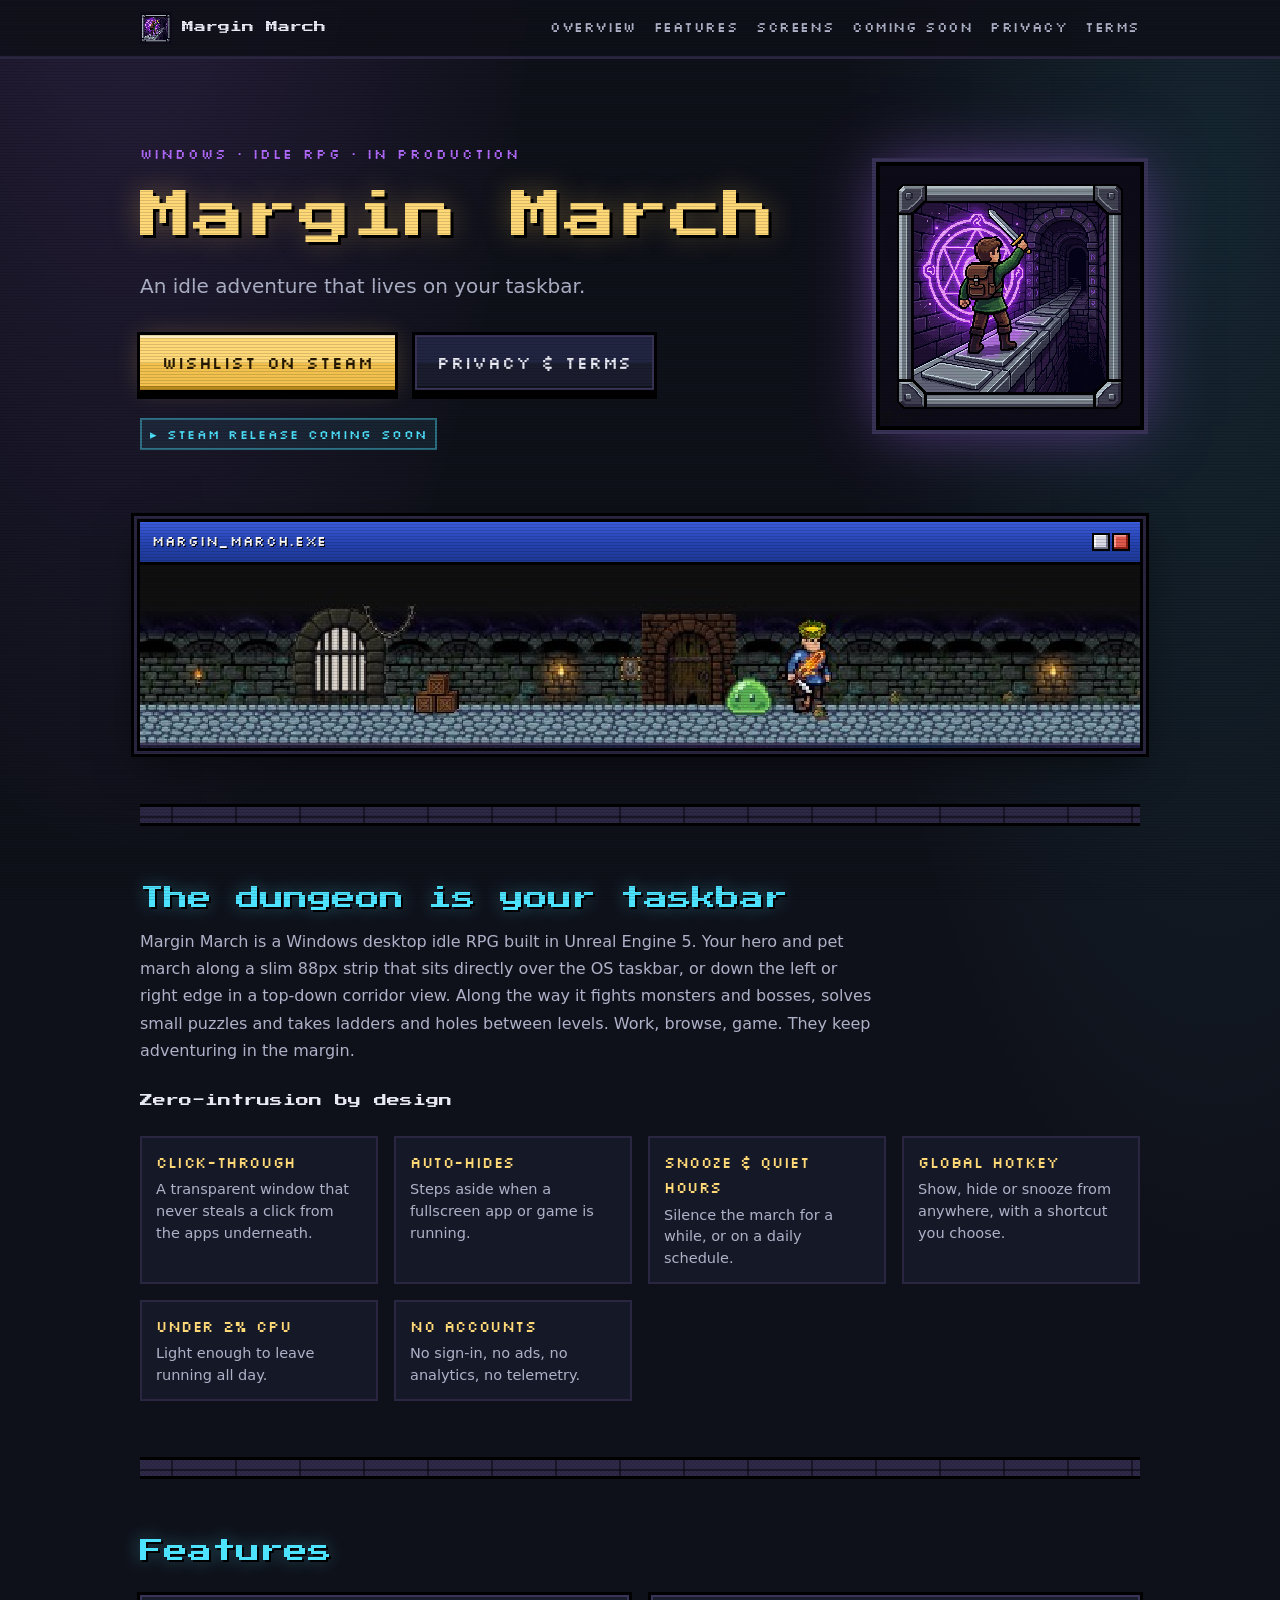
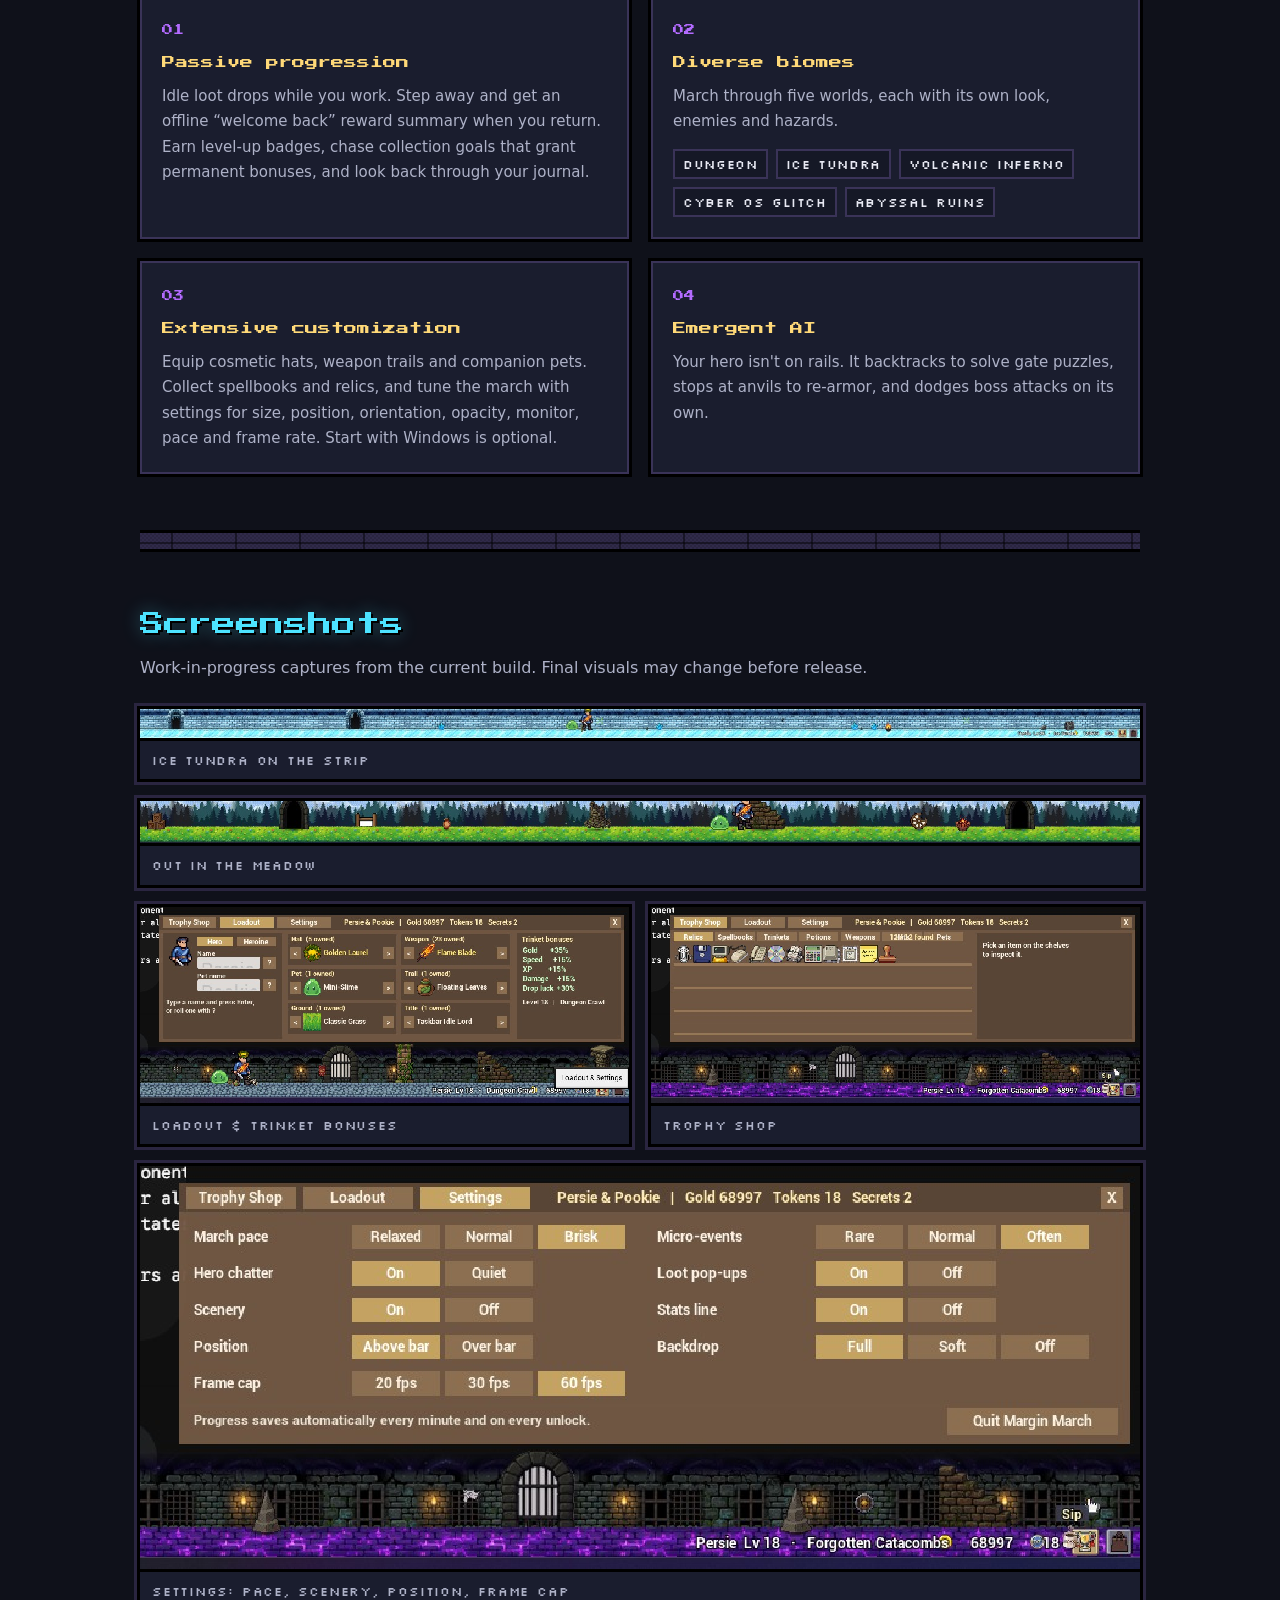
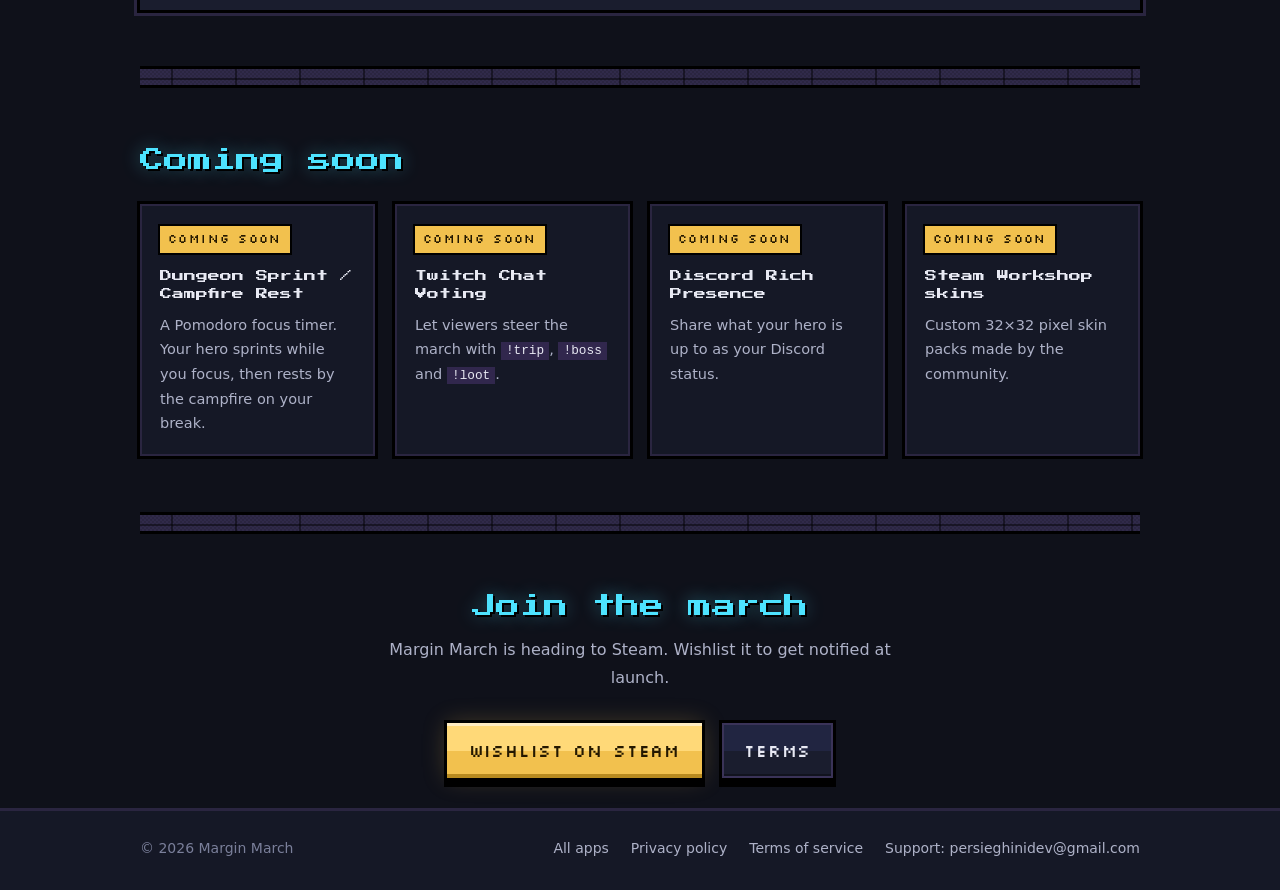
<file: marginmarch/index.html>
<!doctype html>
<html lang="en">
<head>
<meta charset="utf-8">
<meta name="viewport" content="width=device-width, initial-scale=1, viewport-fit=cover">
<title>Margin March — An idle adventure that lives on your taskbar</title>
<meta name="description" content="Margin March is a Windows idle RPG that marches a tiny pixel hero along an 88px strip over your taskbar. Click-through, zero-intrusion, no accounts, no tracking.">
<meta name="theme-color" content="#0f111a">
<meta name="color-scheme" content="dark">
<meta property="og:title" content="Margin March">
<meta property="og:description" content="An idle adventure that lives on your taskbar.">
<meta property="og:type" content="website">
<meta property="og:url" content="https://persieghini.github.io/apps/marginmarch/">
<meta property="og:image" content="https://persieghini.github.io/apps/marginmarch/assets/icon.png">
<link rel="icon" type="image/png" sizes="32x32" href="assets/favicon-32.png">
<link rel="apple-touch-icon" href="assets/apple-touch-icon.png">
<link rel="preload" href="assets/fonts/PressStart2P-Regular.ttf" as="font" type="font/ttf" crossorigin>
<link rel="stylesheet" href="assets/mm.css">
</head>
<body>
<header class="top">
  <div class="wrap top__row has-menu">
    <a class="brand" href="./"><img class="pixel-art-icon" src="assets/icon.png" alt="" width="32" height="32">Margin March</a>
    <button class="menu-btn" type="button" aria-label="Menu" aria-expanded="false" aria-controls="site-nav"><span></span></button>
    <nav id="site-nav" aria-label="Primary">
      <a href="#overview">Overview</a>
      <a href="#features">Features</a>
      <a href="#screens">Screens</a>
      <a href="#soon">Coming soon</a>
      <a href="privacy.html">Privacy</a>
      <a href="terms.html">Terms</a>
    </nav>
  </div>
</header>

<main>
  <section class="hero">
    <div class="wrap">
      <div class="hero__grid">
        <div>
          <p class="eyebrow">Windows &middot; Idle RPG &middot; In production</p>
          <h1>Margin March</h1>
          <p class="lede">An idle adventure that lives on your taskbar.</p>
          <div class="hero__cta">
            <a class="btn" id="steam-btn" href="https://store.steampowered.com/" rel="noopener">Wishlist on Steam</a>
            <a class="btn btn--ghost" href="privacy.html">Privacy &amp; Terms</a>
          </div>
          <span class="status">&#9656; Steam release coming soon</span>
        </div>
        <div class="hero__icon">
          <img class="pixel-art-icon" src="assets/icon.png" alt="Margin March Icon" width="260" height="260">
        </div>
      </div>

      <div class="hero__banner win" style="margin-top:clamp(40px,7vw,72px)">
        <div class="win__bar">MARGIN_MARCH.exe<span class="dots" aria-hidden="true"><i></i><i></i></span></div>
        <img class="pixelated" src="assets/banner.webp" alt="Margin March banner: the hero and a slime marching down a dungeon corridor on the taskbar strip" width="634" height="116">
      </div>
    </div>
  </section>

  <div class="wrap"><div class="bricks" aria-hidden="true"></div></div>

  <section id="overview">
    <div class="wrap">
      <div class="sec-head">
        <h2>The dungeon is your taskbar</h2>
        <p>Margin March is a Windows desktop idle RPG built in Unreal Engine 5. Your hero and pet march along a slim 88px strip that sits directly over the OS taskbar, or down the left or right edge in a top-down corridor view. Along the way it fights monsters and bosses, solves small puzzles and takes ladders and holes between levels. Work, browse, game. They keep adventuring in the margin.</p>
      </div>
      <h3 style="margin-bottom:6px">Zero-intrusion by design</h3>
      <div class="facts">
        <div class="fact"><b>Click-through</b><span>A transparent window that never steals a click from the apps underneath.</span></div>
        <div class="fact"><b>Auto-hides</b><span>Steps aside when a fullscreen app or game is running.</span></div>
        <div class="fact"><b>Snooze &amp; quiet hours</b><span>Silence the march for a while, or on a daily schedule.</span></div>
        <div class="fact"><b>Global hotkey</b><span>Show, hide or snooze from anywhere, with a shortcut you choose.</span></div>
        <div class="fact"><b>Under 2% CPU</b><span>Light enough to leave running all day.</span></div>
        <div class="fact"><b>No accounts</b><span>No sign-in, no ads, no analytics, no telemetry.</span></div>
      </div>
    </div>
  </section>

  <div class="wrap"><div class="bricks" aria-hidden="true"></div></div>

  <section id="features">
    <div class="wrap">
      <div class="sec-head"><h2>Features</h2></div>
      <div class="features">
        <article class="feature">
          <span class="num">01</span>
          <h3>Passive progression</h3>
          <p>Idle loot drops while you work. Step away and get an offline &ldquo;welcome back&rdquo; reward summary when you return. Earn level-up badges, chase collection goals that grant permanent bonuses, and look back through your journal.</p>
        </article>
        <article class="feature">
          <span class="num">02</span>
          <h3>Diverse biomes</h3>
          <p>March through five worlds, each with its own look, enemies and hazards.</p>
          <div class="biomes">
            <span class="chip">Dungeon</span><span class="chip">Ice Tundra</span><span class="chip">Volcanic Inferno</span><span class="chip">Cyber OS Glitch</span><span class="chip">Abyssal Ruins</span>
          </div>
        </article>
        <article class="feature">
          <span class="num">03</span>
          <h3>Extensive customization</h3>
          <p>Equip cosmetic hats, weapon trails and companion pets. Collect spellbooks and relics, and tune the march with settings for size, position, orientation, opacity, monitor, pace and frame rate. Start with Windows is optional.</p>
        </article>
        <article class="feature">
          <span class="num">04</span>
          <h3>Emergent AI</h3>
          <p>Your hero isn't on rails. It backtracks to solve gate puzzles, stops at anvils to re-armor, and dodges boss attacks on its own.</p>
        </article>
      </div>
    </div>
  </section>

  <div class="wrap"><div class="bricks" aria-hidden="true"></div></div>

  <section id="screens">
    <div class="wrap">
      <div class="sec-head">
        <h2>Screenshots</h2>
        <p>Work-in-progress captures from the current build. Final visuals may change before release.</p>
      </div>
      <div class="gallery">
        <figure class="wide"><img width="1600" height="46" class="pixelated" src="assets/shot-ice.webp" alt="Ice Tundra biome running along the taskbar strip" loading="lazy"><figcaption>Ice Tundra on the strip</figcaption></figure>
        <figure class="wide"><img width="1542" height="65" class="pixelated" src="assets/shot-meadow.webp" alt="Meadow biome with a hero and a slime beside a ruined wall" loading="lazy"><figcaption>Out in the meadow</figcaption></figure>
        <figure><img width="820" height="330" class="pixelated" src="assets/shot-loadout.webp" alt="Loadout screen with hat, weapon, pet, trail, ground and title slots" loading="lazy"><figcaption>Loadout &amp; trinket bonuses</figcaption></figure>
        <figure><img width="820" height="330" class="pixelated" src="assets/shot-shop.webp" alt="Trophy Shop with relics on the shelves" loading="lazy"><figcaption>Trophy Shop</figcaption></figure>
        <figure class="wide"><img width="820" height="330" class="pixelated" src="assets/shot-settings.webp" alt="Settings panel with march pace, micro-events, frame cap and position options" loading="lazy"><figcaption>Settings: pace, scenery, position, frame cap</figcaption></figure>
      </div>
    </div>
  </section>

  <div class="wrap"><div class="bricks" aria-hidden="true"></div></div>

  <section id="soon">
    <div class="wrap">
      <div class="sec-head"><h2>Coming soon</h2></div>
      <div class="soon">
        <article class="soon__item">
          <span class="badge">COMING SOON</span>
          <h3>Dungeon Sprint / Campfire Rest</h3>
          <p>A Pomodoro focus timer. Your hero sprints while you focus, then rests by the campfire on your break.</p>
        </article>
        <article class="soon__item">
          <span class="badge">COMING SOON</span>
          <h3>Twitch Chat Voting</h3>
          <p>Let viewers steer the march with <span class="code">!trip</span>, <span class="code">!boss</span> and <span class="code">!loot</span>.</p>
        </article>
        <article class="soon__item">
          <span class="badge">COMING SOON</span>
          <h3>Discord Rich Presence</h3>
          <p>Share what your hero is up to as your Discord status.</p>
        </article>
        <article class="soon__item">
          <span class="badge">COMING SOON</span>
          <h3>Steam Workshop skins</h3>
          <p>Custom 32&times;32 pixel skin packs made by the community.</p>
        </article>
      </div>
    </div>
  </section>

  <div class="wrap"><div class="bricks" aria-hidden="true"></div></div>

  <section class="cta">
    <div class="wrap">
      <h2>Join the march</h2>
      <p>Margin March is heading to Steam. Wishlist it to get notified at launch.</p>
      <div class="hero__cta">
        <a class="btn" data-steam href="https://store.steampowered.com/" rel="noopener">Wishlist on Steam</a>
        <a class="btn btn--ghost" href="terms.html">Terms</a>
      </div>
    </div>
  </section>
</main>

<footer class="footer">
  <div class="wrap">
    <p>&copy; 2026 Margin March</p>
    <nav aria-label="Footer">
      <a href="../">All apps</a>
      <a href="privacy.html">Privacy policy</a>
      <a href="terms.html">Terms of service</a>
      <a href="mailto:persieghinidev@gmail.com">Support: persieghinidev@gmail.com</a>
    </nav>
  </div>
</footer>

<script>
/* EDIT HERE when the Steam page is live: paste the full store URL. */
var STEAM_URL = ""; // e.g. "https://store.steampowered.com/app/0000000/Margin_March/"
(function () {
  var b = document.querySelector(".menu-btn"), n = document.getElementById("site-nav");
  function set(o) { n.classList.toggle("open", o); b.setAttribute("aria-expanded", o); }
  b.addEventListener("click", function () { set(!n.classList.contains("open")); });
  n.addEventListener("click", function (e) { if (e.target.closest("a")) set(false); });
  document.addEventListener("keydown", function (e) { if (e.key === "Escape") set(false); });
})();
if (STEAM_URL) {
  document.querySelectorAll("#steam-btn, [data-steam]").forEach(function (a) { a.href = STEAM_URL; });
}
</script>
</body>
</html>
</file>
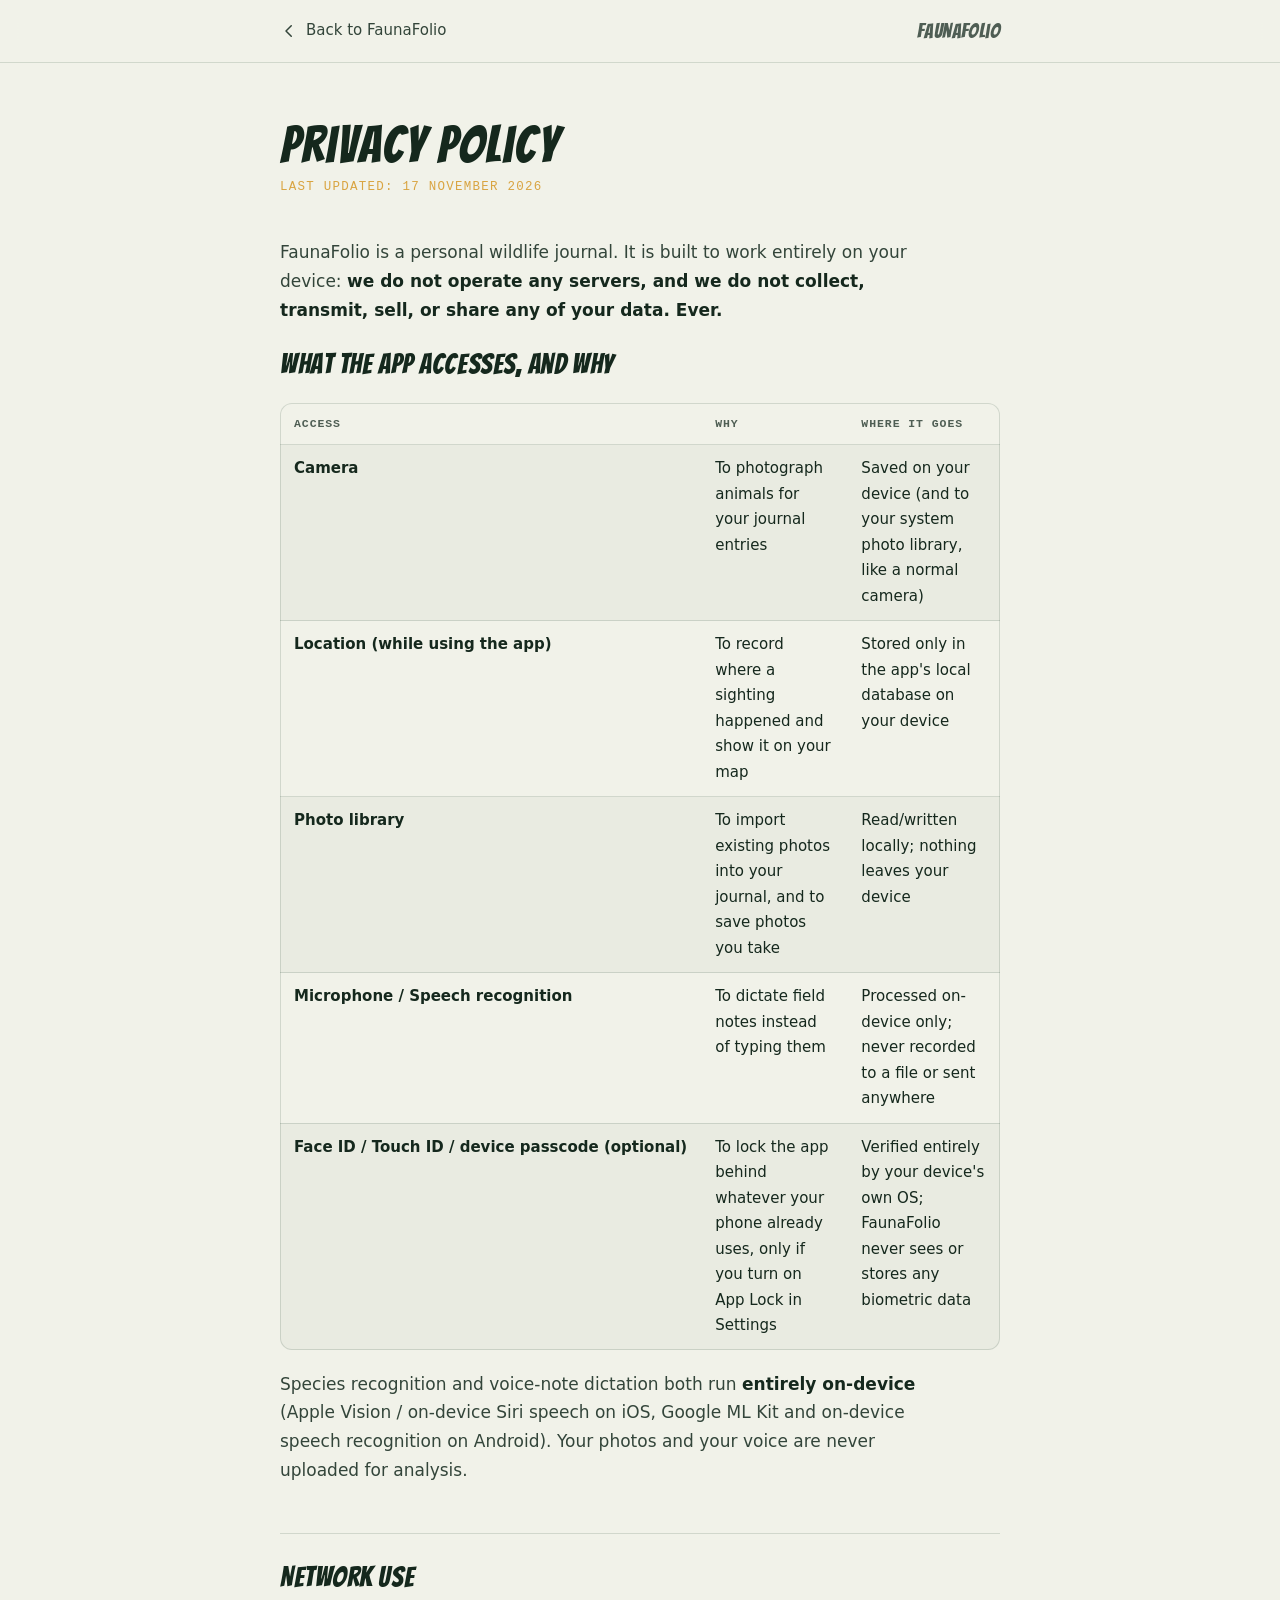
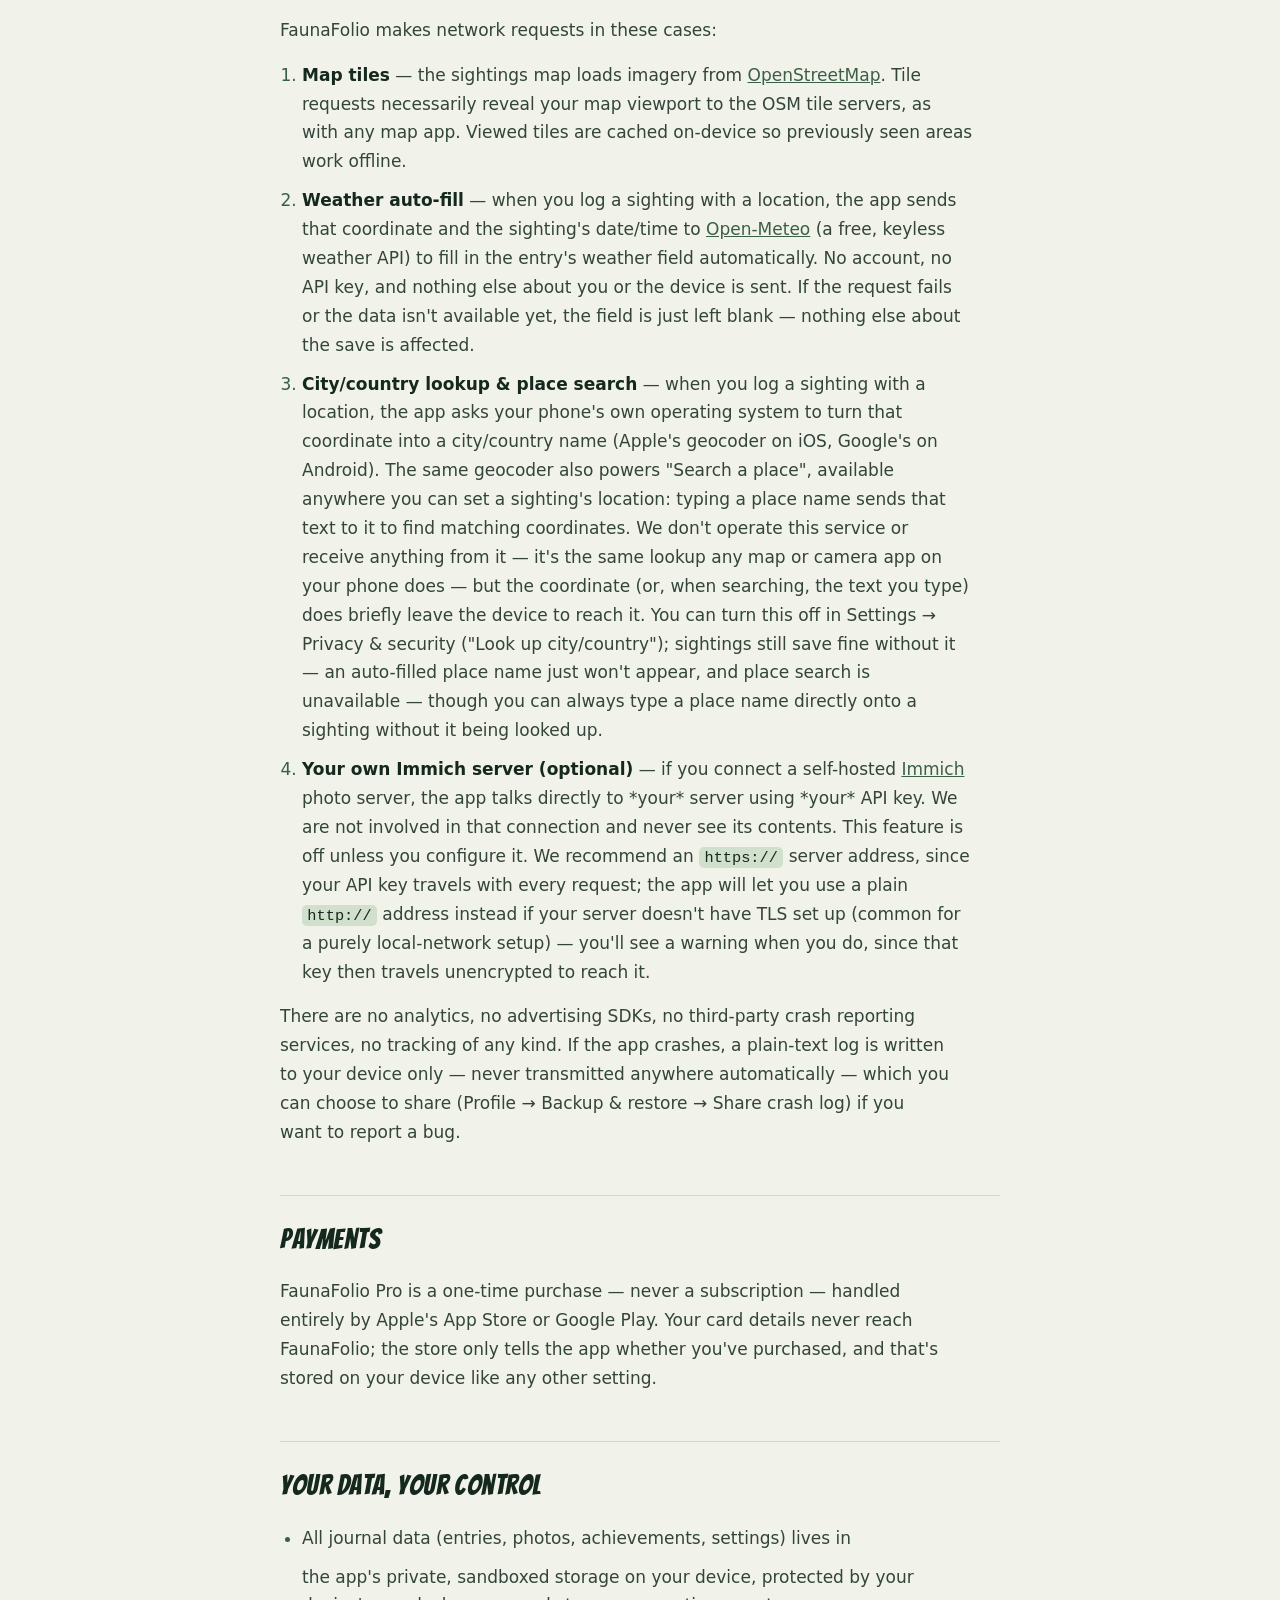
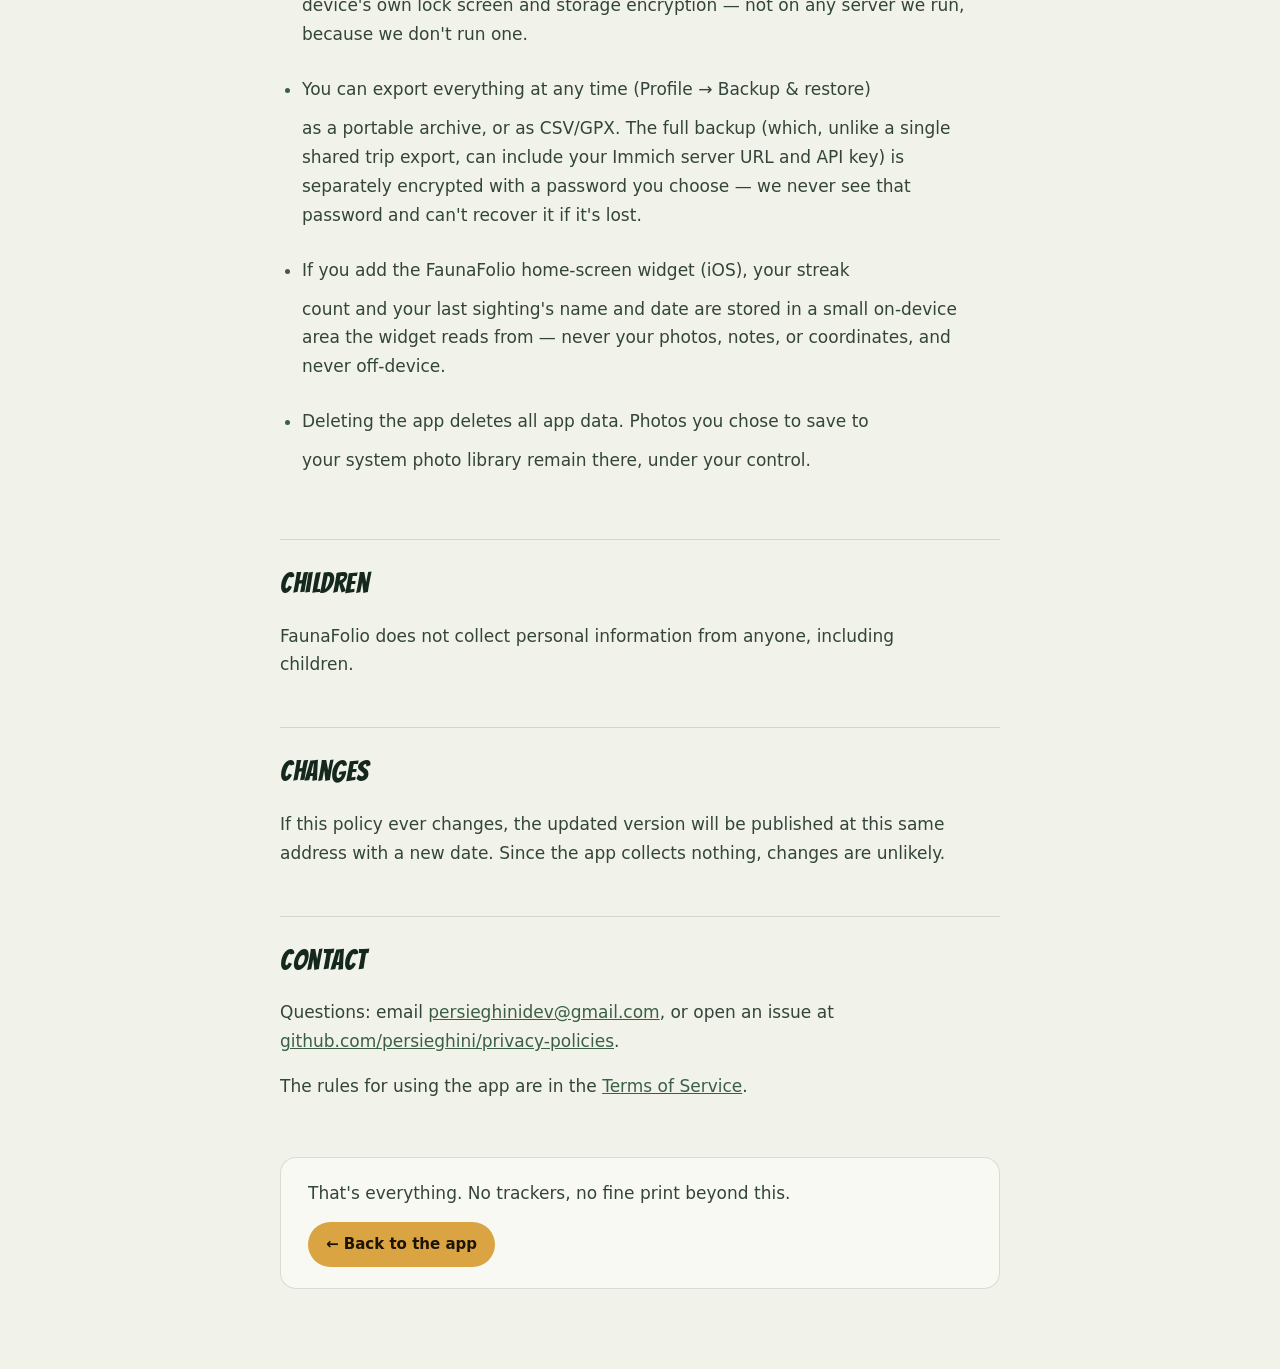
<file: faunafolio/privacy/index.html>
<!doctype html>
<html lang="en">
<head>
<meta charset="utf-8">
<meta name="viewport" content="width=device-width, initial-scale=1, viewport-fit=cover">
<title>Privacy Policy — FaunaFolio</title>
<script>
(function () {
  try {
    var r = document.documentElement;
    var s = localStorage.getItem("ff-scheme"), p = localStorage.getItem("ff-palette"), c = localStorage.getItem("ff-comic");
    if (s) r.setAttribute("data-scheme", s);
    if (p) r.setAttribute("data-palette", p);
    if (c) r.setAttribute("data-comic", c);
  } catch (e) {}
})();
</script>
<meta name="description" content="FaunaFolio's privacy policy, in full: what the app accesses, what it sends over the network and why, and how your journal data stays on your device.">
<meta name="theme-color" content="#0D1B13">
<meta name="color-scheme" content="dark light">
<meta name="robots" content="noindex">
<link rel="icon" type="image/png" sizes="32x32" href="../assets/icons/favicon-32.png">
<link rel="apple-touch-icon" href="../assets/icons/apple-touch-icon.png">
<link rel="preload" href="../assets/fonts/Bangers-Regular.ttf" as="font" type="font/ttf" crossorigin>
<style>
@font-face {
  font-family: "Bangers";
  src: url("../assets/fonts/Bangers-Regular.ttf") format("truetype");
  font-display: swap;
}
:root {
  --p-main: #6FA97E; --p-mid: #4C7A5A; --p-deep: #1E3D2B;
  --gold: #D9A441; --gold-hi: #E8B95A; --gold-ink: #1C1405;

  color-scheme: dark;
  --bg: color-mix(in srgb, var(--p-deep) 38%, #030604);
  --bg-2: color-mix(in srgb, var(--p-deep) 55%, #030604);
  --surface: color-mix(in srgb, var(--p-deep) 62%, #040705);
  --line: color-mix(in srgb, var(--p-main) 17%, transparent);
  --line-2: color-mix(in srgb, var(--p-main) 30%, transparent);
  --text: #F2EBD3;
  --text-2: color-mix(in srgb, var(--p-main) 28%, #DDD9CC);
  --text-3: color-mix(in srgb, var(--p-main) 40%, #9EA39B);
  --accent: color-mix(in srgb, var(--p-main) 85%, #FFFFFF);
  --accent-soft: color-mix(in srgb, var(--p-main) 22%, transparent);
  --header-bg: color-mix(in srgb, var(--bg) 80%, transparent);
  --row-alt: color-mix(in srgb, var(--p-main) 6%, transparent);

  --display: "Bangers", "Impact", "Haettenschweiler", "Arial Narrow Bold", sans-serif;
  --body: system-ui, -apple-system, "Segoe UI", Roboto, "Helvetica Neue", Arial, sans-serif;
  --mono: ui-monospace, "SF Mono", "SFMono-Regular", Menlo, Consolas, "Liberation Mono", monospace;
}
:root[data-palette="river"]    { --p-main: #64A0BE; --p-mid: #39708C; --p-deep: #16384A; }
:root[data-palette="dusk"]     { --p-main: #9B86C8; --p-mid: #63519A; --p-deep: #32284E; }
:root[data-palette="ember"]    { --p-main: #D08B5B; --p-mid: #9C5A2E; --p-deep: #4A2A18; }
:root[data-palette="meadow"]   { --p-main: #A9C24A; --p-mid: #6E8A2E; --p-deep: #33421A; }
:root[data-palette="coral"]    { --p-main: #E0837E; --p-mid: #B85C57; --p-deep: #4A2020; }
:root[data-palette="midnight"] { --p-main: #6E7FD1; --p-mid: #454F9E; --p-deep: #1B1E42; }
:root[data-palette="lagoon"]   { --p-main: #4FBDB0; --p-mid: #2E8A80; --p-deep: #0F3B38; }
:root[data-palette="blossom"]  { --p-main: #E896B8; --p-mid: #C2597E; --p-deep: #4A1F32; }
:root[data-palette="sand"]     { --p-main: #B0A99C; --p-mid: #7A7266; --p-deep: #2B2620; }
:root[data-palette="plum"]     { --p-main: #A66FB5; --p-mid: #7A4488; --p-deep: #34163D; }

@media (prefers-color-scheme: light) {
  :root:not([data-theme="dark"]):not([data-scheme]) {
    color-scheme: light;
    --bg: color-mix(in srgb, var(--p-main) 7%, #FBF8F1);
    --bg-2: color-mix(in srgb, var(--p-main) 13%, #F6F2E7);
    --surface: color-mix(in srgb, var(--p-main) 5%, #FFFDF8);
    --line: color-mix(in srgb, var(--p-deep) 15%, transparent);
    --line-2: color-mix(in srgb, var(--p-deep) 28%, transparent);
    --text: color-mix(in srgb, var(--p-deep) 55%, #0B0F0C);
    --text-2: color-mix(in srgb, var(--p-deep) 45%, #454B46);
    --text-3: color-mix(in srgb, var(--p-deep) 35%, #6A706A);
    --accent: color-mix(in srgb, var(--p-mid) 78%, #000000);
    --accent-soft: color-mix(in srgb, var(--p-main) 26%, transparent);
    --header-bg: color-mix(in srgb, var(--bg) 84%, transparent);
    --row-alt: color-mix(in srgb, var(--p-deep) 4%, transparent);
  }
}
:root[data-theme="light"]:not([data-scheme]), :root[data-scheme="light"] {
  color-scheme: light;
  --bg: color-mix(in srgb, var(--p-main) 7%, #FBF8F1);
  --bg-2: color-mix(in srgb, var(--p-main) 13%, #F6F2E7);
  --surface: color-mix(in srgb, var(--p-main) 5%, #FFFDF8);
  --line: color-mix(in srgb, var(--p-deep) 15%, transparent);
  --line-2: color-mix(in srgb, var(--p-deep) 28%, transparent);
  --text: color-mix(in srgb, var(--p-deep) 55%, #0B0F0C);
  --text-2: color-mix(in srgb, var(--p-deep) 45%, #454B46);
  --text-3: color-mix(in srgb, var(--p-deep) 35%, #6A706A);
  --accent: color-mix(in srgb, var(--p-mid) 78%, #000000);
  --accent-soft: color-mix(in srgb, var(--p-main) 26%, transparent);
  --header-bg: color-mix(in srgb, var(--bg) 84%, transparent);
  --row-alt: color-mix(in srgb, var(--p-deep) 4%, transparent);
}
:root[data-scheme="dark"], :root[data-scheme="amoled"] { color-scheme: dark; }
:root[data-scheme="dark"], :root[data-scheme="amoled"] { color-scheme: dark; }
:root[data-scheme="amoled"] { --bg: #000; --bg-2: #000; --surface: #070707; --header-bg: rgba(0,0,0,.82); }

* { box-sizing: border-box; }
body {
  margin: 0; background: var(--bg); color: var(--text);
  font: 17px/1.7 var(--body); -webkit-font-smoothing: antialiased;
  transition: background-color .3s, color .3s;
}
a { color: var(--accent); }
:focus-visible { outline: 2px solid var(--gold); outline-offset: 3px; }

.top {
  position: sticky; top: env(safe-area-inset-top, 0px); z-index: 10;
  background: var(--header-bg); -webkit-backdrop-filter: blur(14px); backdrop-filter: blur(14px);
  border-bottom: 1px solid var(--line);
}
.top__row { max-width: 760px; margin-inline: auto; padding: 14px 20px; display: flex; align-items: center; gap: 12px; }
.back { display: flex; align-items: center; gap: 8px; text-decoration: none; color: var(--text-2); font-size: 15px; }
.back:hover { color: var(--text); }
.back svg { width: 18px; height: 18px; }
.top__row span.brand { margin-left: auto; font-family: var(--display); font-size: 20px; letter-spacing: .02em; color: var(--text-3); }

main { max-width: 760px; margin-inline: auto; padding: clamp(28px,5vw,56px) 20px calc(80px + env(safe-area-inset-bottom, 0px)); }
h1 {
  font-family: var(--display); font-weight: 400; margin: 0 0 6px;
  font-size: clamp(34px, 5vw, 52px); letter-spacing: .02em; line-height: 1;
}
.updated { font-family: var(--mono); font-size: 12.5px; letter-spacing: .1em; text-transform: uppercase; color: var(--gold); margin: 0 0 40px; }
h2 {
  font-family: var(--display); font-weight: 400; font-size: clamp(22px, 3vw, 28px);
  letter-spacing: .02em; margin: 48px 0 14px; padding-top: 20px; border-top: 1px solid var(--line);
}
h2:first-of-type { border-top: 0; padding-top: 0; margin-top: 0; }
p { color: var(--text-2); margin: 0 0 16px; max-width: 62ch; }
strong { color: var(--text); }
code {
  font-family: var(--mono); font-size: .9em; background: var(--accent-soft);
  padding: .1em .35em; border-radius: 5px; color: var(--text);
}
ul, ol { color: var(--text-2); padding-left: 22px; margin: 0 0 16px; display: grid; gap: 10px; max-width: 64ch; }
li::marker { color: var(--accent); }
.tbl-wrap { overflow-x: auto; margin: 0 0 20px; border-radius: 12px; box-shadow: inset 0 0 0 1px var(--line); }
table { border-collapse: collapse; width: 100%; min-width: 560px; font-size: 15px; }
th, td { text-align: left; padding: 11px 14px; border-bottom: 1px solid var(--line); vertical-align: top; }
th { font-family: var(--mono); font-size: 11.5px; letter-spacing: .08em; text-transform: uppercase; color: var(--text-3); font-weight: 600; }
tbody tr:nth-child(odd) { background: var(--row-alt); }
tbody tr:last-child td { border-bottom: 0; }
td:first-child { white-space: nowrap; font-weight: 600; color: var(--text); }

.closing {
  margin-top: 56px; padding: 22px clamp(18px,4vw,28px); border-radius: 16px;
  background: var(--surface); box-shadow: inset 0 0 0 1px var(--line);
  display: flex; flex-wrap: wrap; align-items: center; justify-content: space-between; gap: 14px;
}
.closing p { margin: 0; max-width: none; }
.btn {
  display: inline-flex; align-items: center; gap: 8px; padding: 10px 18px;
  border-radius: 999px; background: var(--gold); color: var(--gold-ink);
  font-weight: 700; font-size: 15px; text-decoration: none; white-space: nowrap;
}
.btn:hover { background: var(--gold-hi); }
</style>
</head>
<body>
<header class="top">
  <div class="top__row">
    <a class="back" href="../"><svg viewBox="0 0 24 24" fill="none" stroke="currentColor" stroke-width="2" stroke-linecap="round" stroke-linejoin="round" aria-hidden="true"><path d="M15 5l-7 7 7 7"/></svg>Back to FaunaFolio</a>
    <span class="brand">FaunaFolio</span>
  </div>
</header>
<main>
  <h1>Privacy Policy</h1>
  <p class="updated">Last updated: 17 November 2026</p>

  <p>FaunaFolio is a personal wildlife journal. It is built to work entirely on your device: <strong>we do not operate any servers, and we do not collect, transmit, sell, or share any of your data. Ever.</strong></p>
      <h2>What the app accesses, and why</h2>
      <div class="tbl-wrap"><table>
      <thead><tr><th>Access</th><th>Why</th><th>Where it goes</th></tr></thead><tbody>
      <tr><td><strong>Camera</strong></td><td>To photograph animals for your journal entries</td><td>Saved on your device (and to your system photo library, like a normal camera)</td></tr>
      <tr><td><strong>Location (while using the app)</strong></td><td>To record where a sighting happened and show it on your map</td><td>Stored only in the app's local database on your device</td></tr>
      <tr><td><strong>Photo library</strong></td><td>To import existing photos into your journal, and to save photos you take</td><td>Read/written locally; nothing leaves your device</td></tr>
      <tr><td><strong>Microphone / Speech recognition</strong></td><td>To dictate field notes instead of typing them</td><td>Processed on-device only; never recorded to a file or sent anywhere</td></tr>
      <tr><td><strong>Face ID / Touch ID / device passcode</strong> (optional)</td><td>To lock the app behind whatever your phone already uses, only if you turn on App Lock in Settings</td><td>Verified entirely by your device's own OS; FaunaFolio never sees or stores any biometric data</td></tr>
      </tbody></table></div>
      <p>Species recognition and voice-note dictation both run <strong>entirely on-device</strong> (Apple Vision / on-device Siri speech on iOS, Google ML Kit and on-device speech recognition on Android). Your photos and your voice are never uploaded for analysis.</p>
      <h2>Network use</h2>
      <p>FaunaFolio makes network requests in these cases:</p>
      <ol>
      <li><strong>Map tiles</strong> — the sightings map loads imagery from <a href="https://www.openstreetmap.org">OpenStreetMap</a>. Tile requests necessarily reveal your map viewport to the OSM tile servers, as with any map app. Viewed tiles are cached on-device so previously seen areas work offline.</li>
      <li><strong>Weather auto-fill</strong> — when you log a sighting with a location, the app sends that coordinate and the sighting's date/time to <a href="https://open-meteo.com">Open-Meteo</a> (a free, keyless weather API) to fill in the entry's weather field automatically. No account, no API key, and nothing else about you or the device is sent. If the request fails or the data isn't available yet, the field is just left blank — nothing else about the save is affected.</li>
      <li><strong>City/country lookup & place search</strong> — when you log a sighting with a location, the app asks your phone's own operating system to turn that coordinate into a city/country name (Apple's geocoder on iOS, Google's on Android). The same geocoder also powers "Search a place", available anywhere you can set a sighting's location: typing a place name sends that text to it to find matching coordinates. We don't operate this service or receive anything from it — it's the same lookup any map or camera app on your phone does — but the coordinate (or, when searching, the text you type) does briefly leave the device to reach it. You can turn this off in Settings → Privacy &amp; security ("Look up city/country"); sightings still save fine without it — an auto-filled place name just won't appear, and place search is unavailable — though you can always type a place name directly onto a sighting without it being looked up.</li>
      <li><strong>Your own Immich server (optional)</strong> — if you connect a self-hosted <a href="https://immich.app">Immich</a> photo server, the app talks directly to *your* server using *your* API key. We are not involved in that connection and never see its contents. This feature is off unless you configure it. We recommend an <code>https://</code> server address, since your API key travels with every request; the app will let you use a plain <code>http://</code> address instead if your server doesn't have TLS set up (common for a purely local-network setup) — you'll see a warning when you do, since that key then travels unencrypted to reach it.</li>
      </ol>
      <p>There are no analytics, no advertising SDKs, no third-party crash reporting services, no tracking of any kind. If the app crashes, a plain-text log is written to your device only — never transmitted anywhere automatically — which you can choose to share (Profile → Backup & restore → Share crash log) if you want to report a bug.</p>
      <h2>Payments</h2>
      <p>FaunaFolio Pro is a one-time purchase — never a subscription — handled entirely by Apple's App Store or Google Play. Your card details never reach FaunaFolio; the store only tells the app whether you've purchased, and that's stored on your device like any other setting.</p>
      <h2>Your data, your control</h2>
      <ul>
      <li>All journal data (entries, photos, achievements, settings) lives in</li>
      <p>  the app's private, sandboxed storage on your device, protected by your device's own lock screen and storage encryption — not on any server we run, because we don't run one.</p>
      <li>You can export everything at any time (Profile → Backup & restore)</li>
      <p>  as a portable archive, or as CSV/GPX. The full backup (which, unlike a single shared trip export, can include your Immich server URL and API key) is separately encrypted with a password you choose — we never see that password and can't recover it if it's lost.</p>
      <li>If you add the FaunaFolio home-screen widget (iOS), your streak</li>
      <p>  count and your last sighting's name and date are stored in a small on-device area the widget reads from — never your photos, notes, or coordinates, and never off-device.</p>
      <li>Deleting the app deletes all app data. Photos you chose to save to</li>
      <p>  your system photo library remain there, under your control.</p>
      </ul>
      <h2>Children</h2>
      <p>FaunaFolio does not collect personal information from anyone, including children.</p>
      <h2>Changes</h2>
      <p>If this policy ever changes, the updated version will be published at this same address with a new date. Since the app collects nothing, changes are unlikely.</p>
      <h2>Contact</h2>
      <p>Questions: email <a href="mailto:persieghinidev@gmail.com">persieghinidev@gmail.com</a>, or open an issue at <a href="https://github.com/persieghini/privacy-policies/issues">github.com/persieghini/privacy-policies</a>.</p>

  <p>The rules for using the app are in the <a href="../terms/">Terms of Service</a>.</p>

  <div class="closing">
    <p>That's everything. No trackers, no fine print beyond this.</p>
    <a class="btn" href="../">&larr; Back to the app</a>
  </div>
</main>
</body>
</html>
</file>
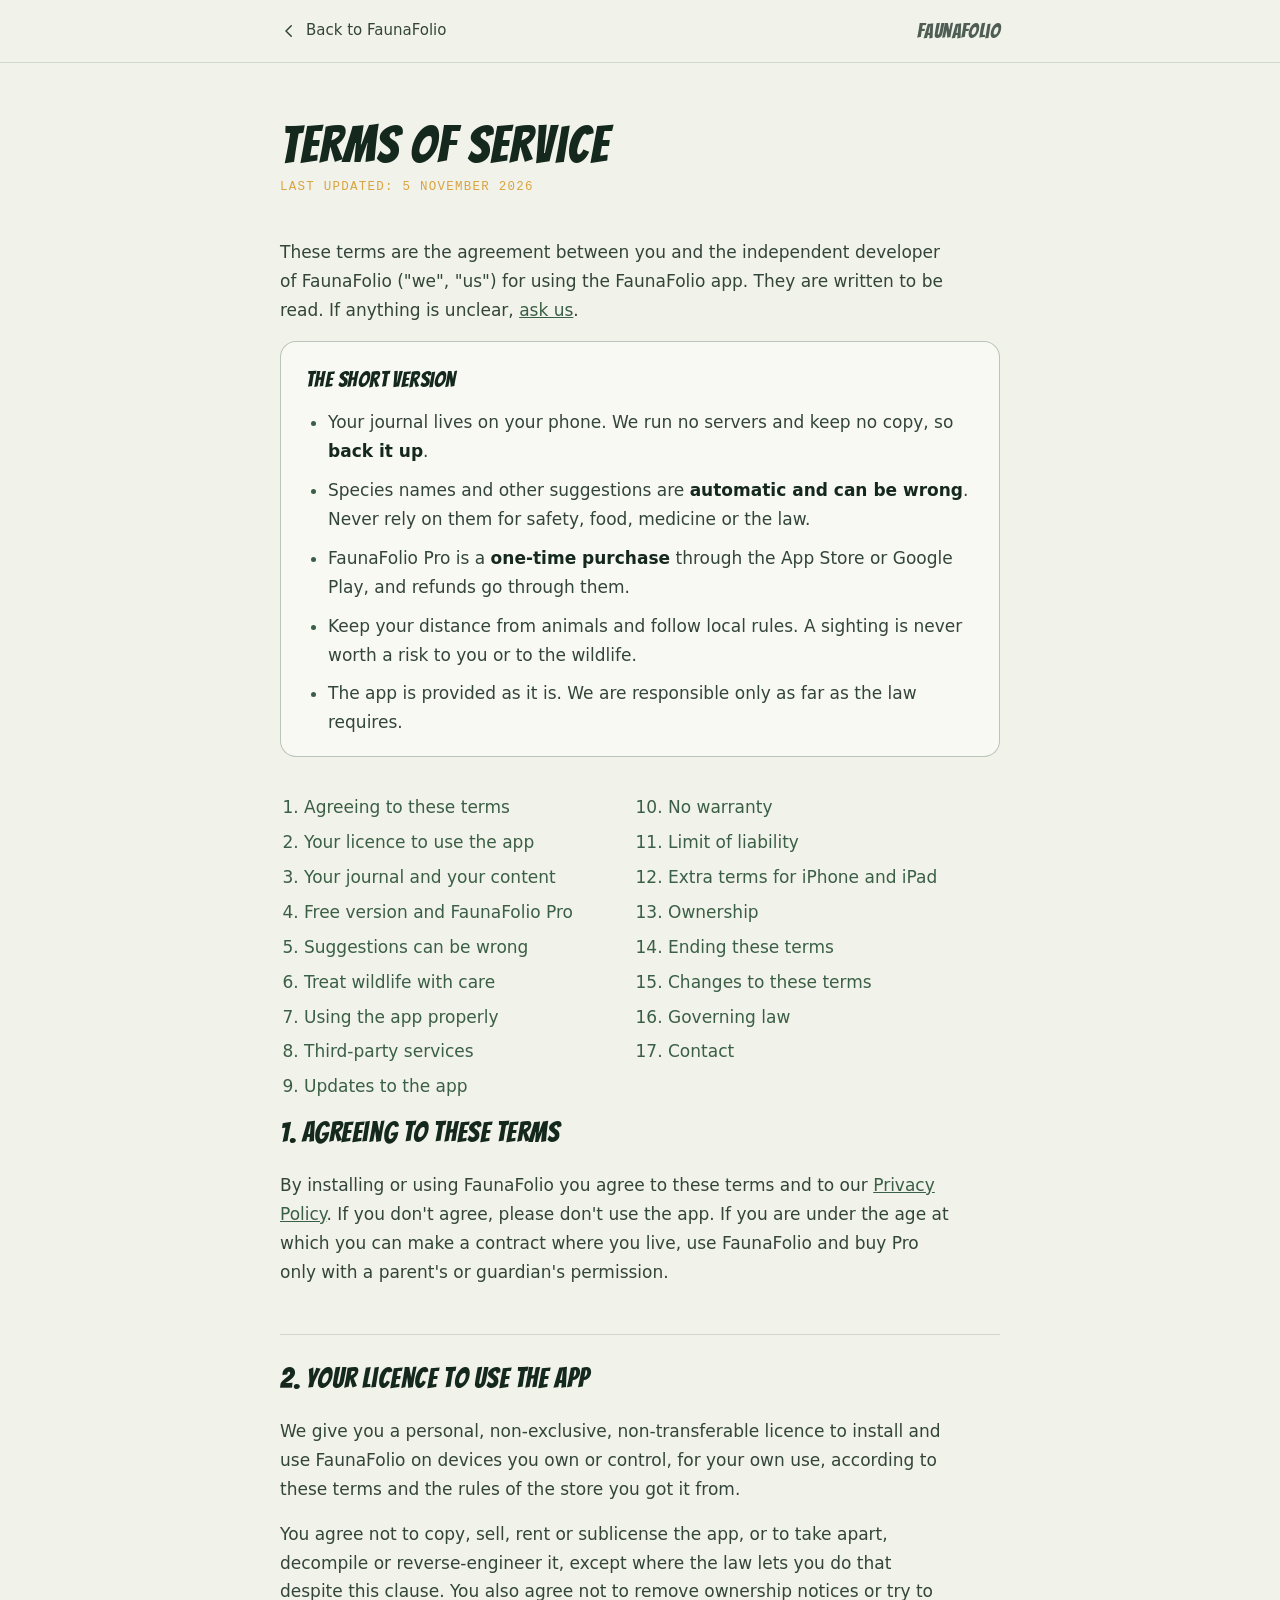
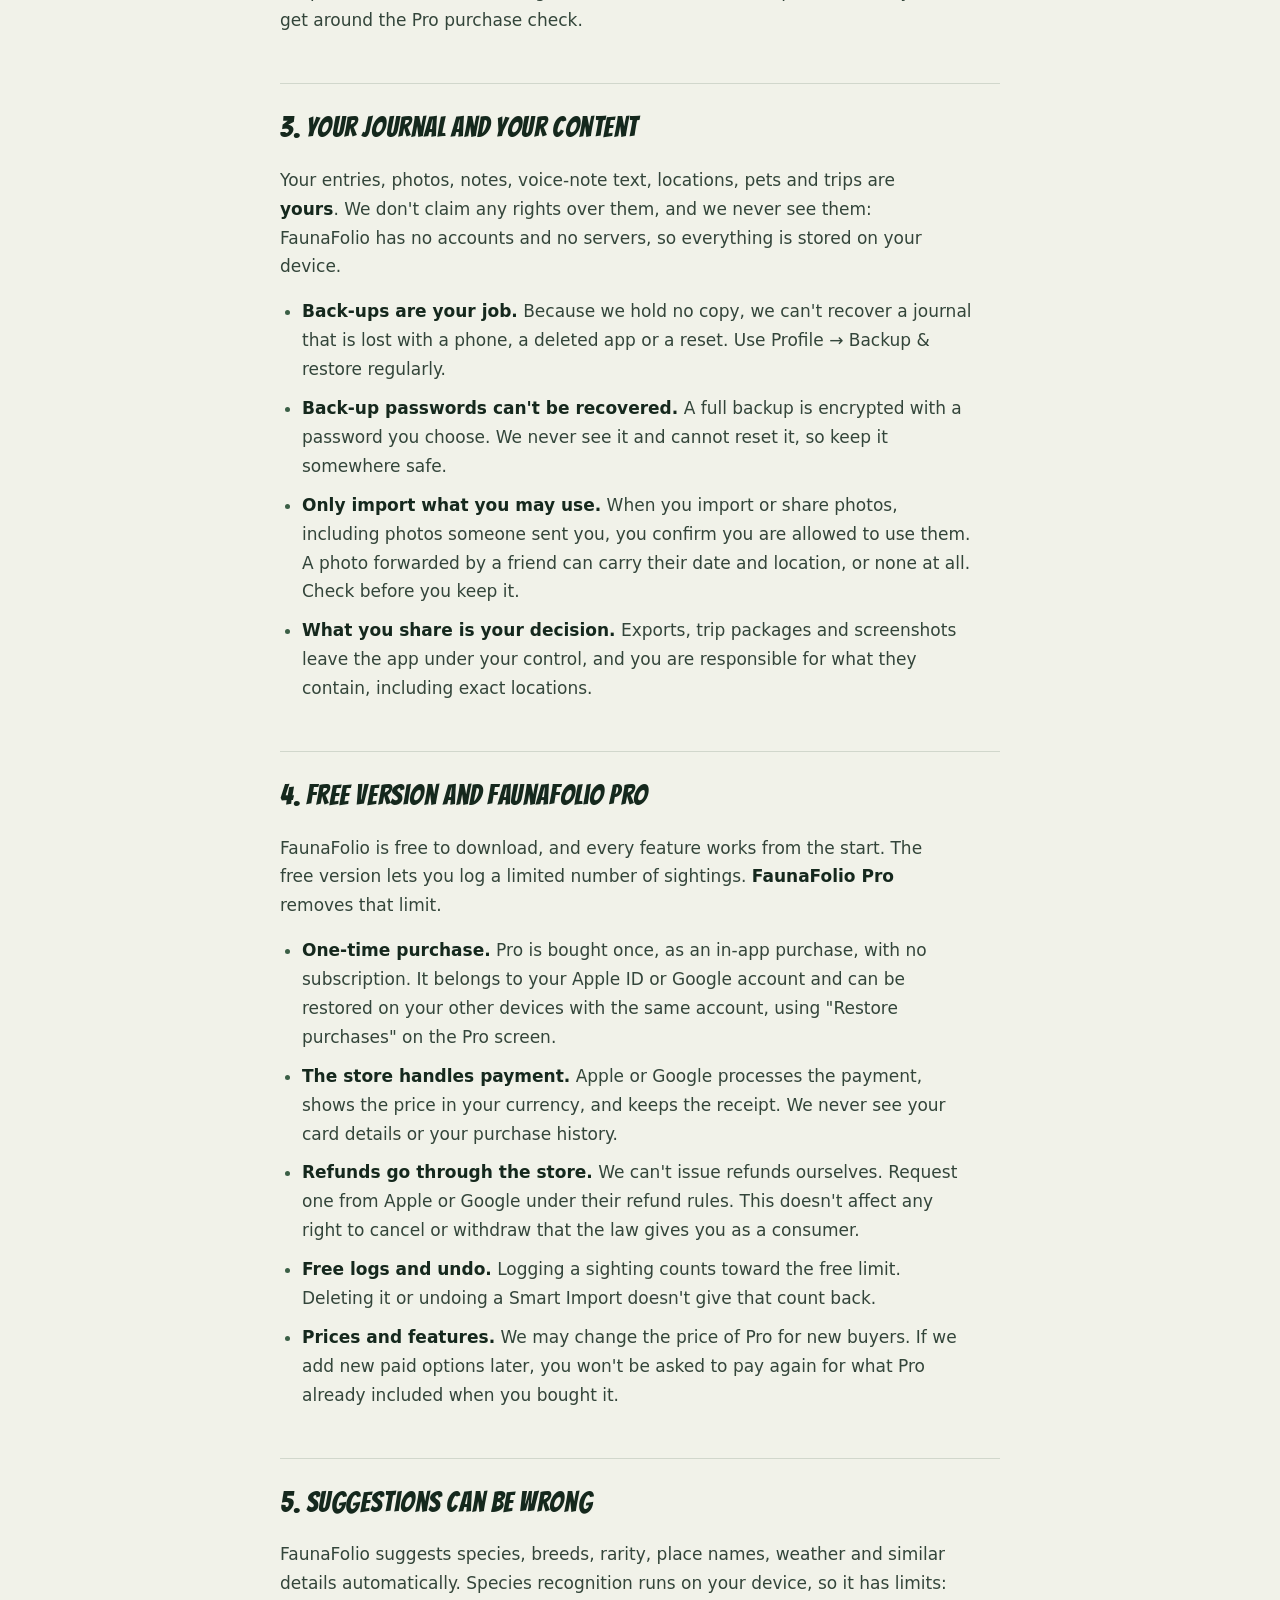
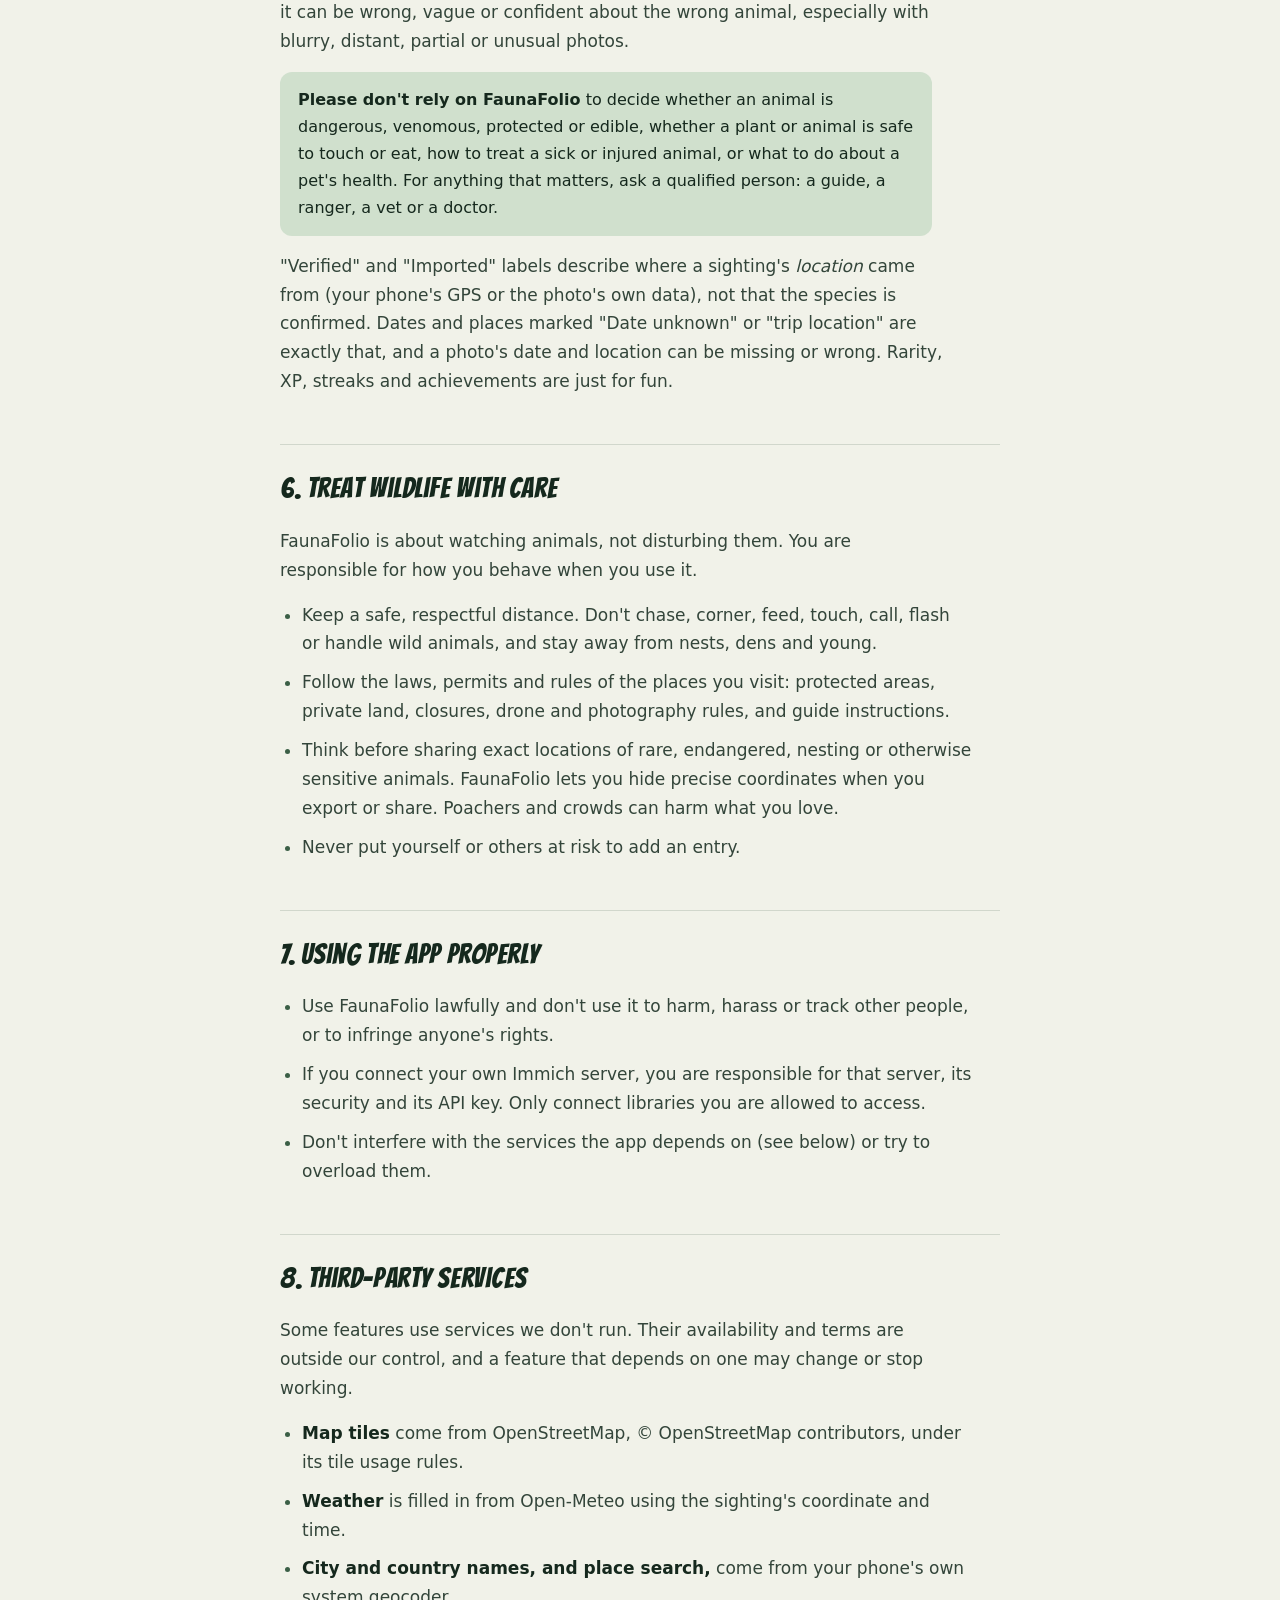
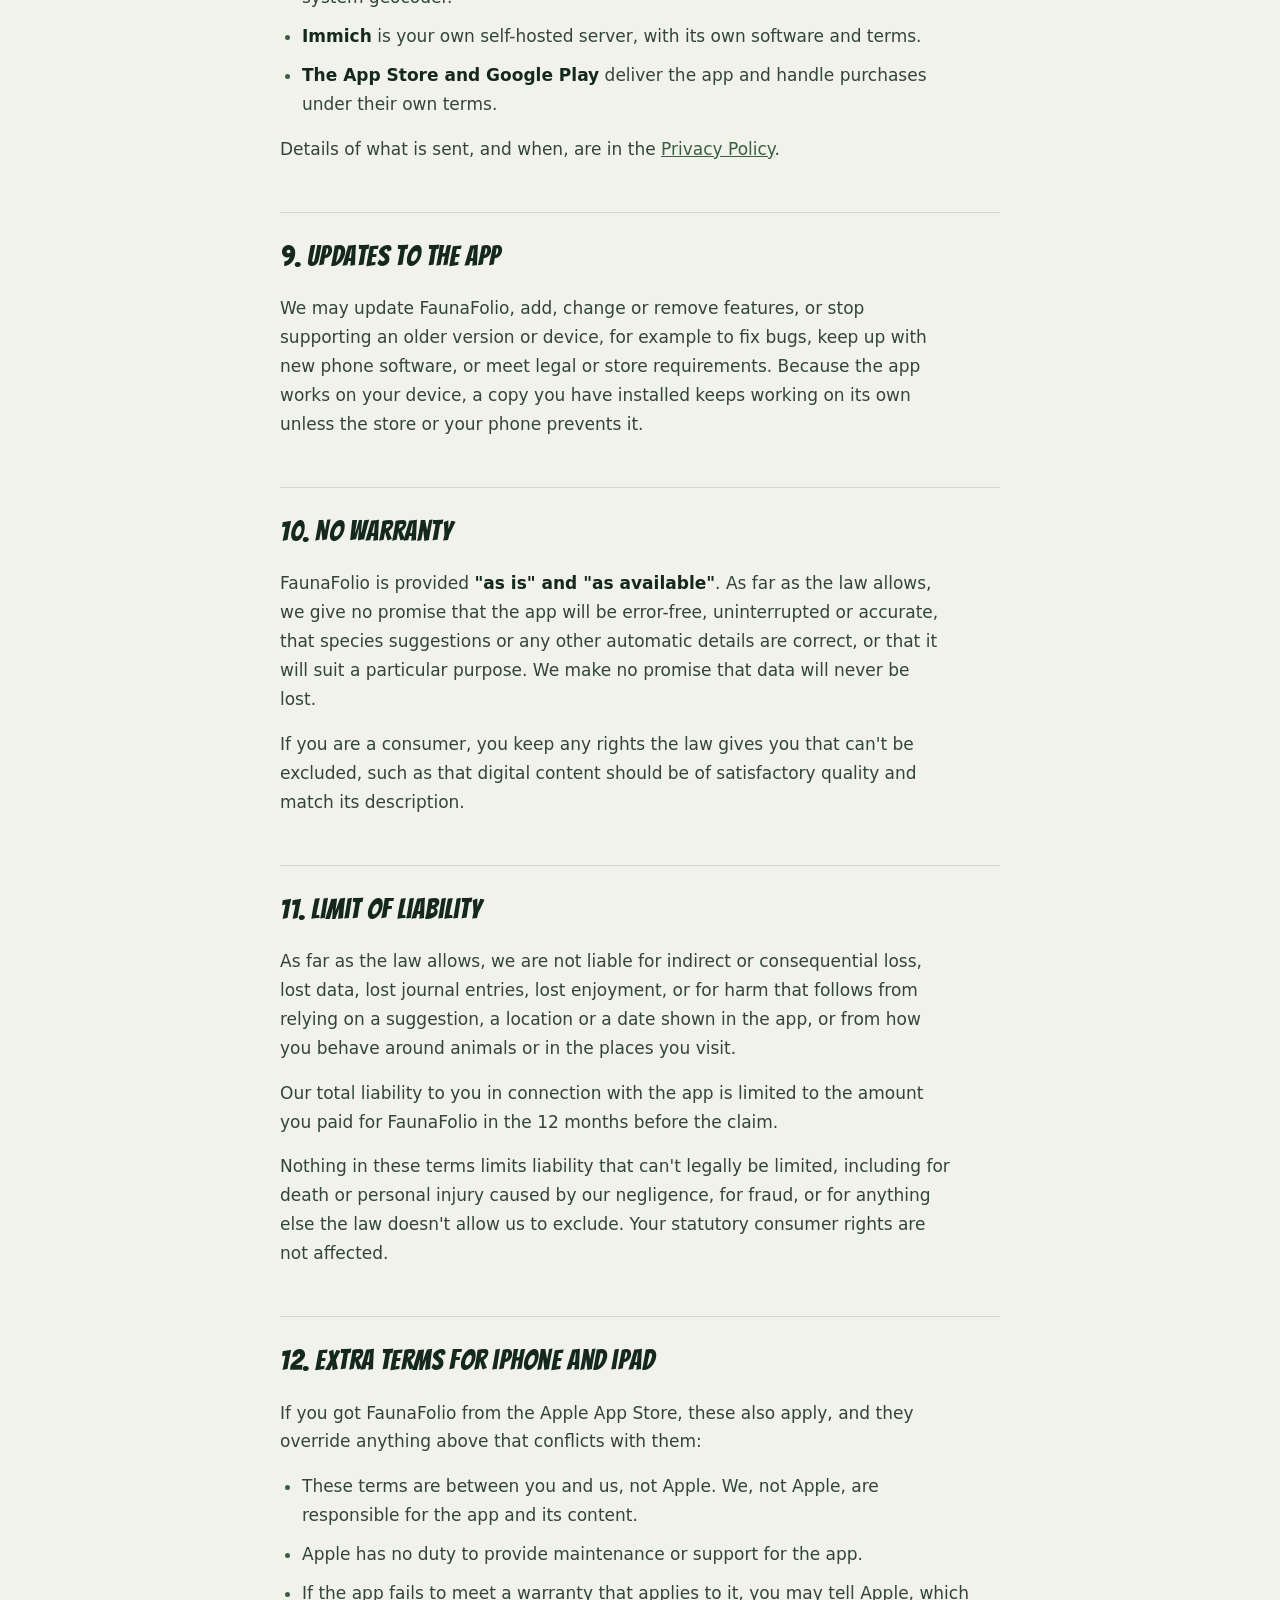
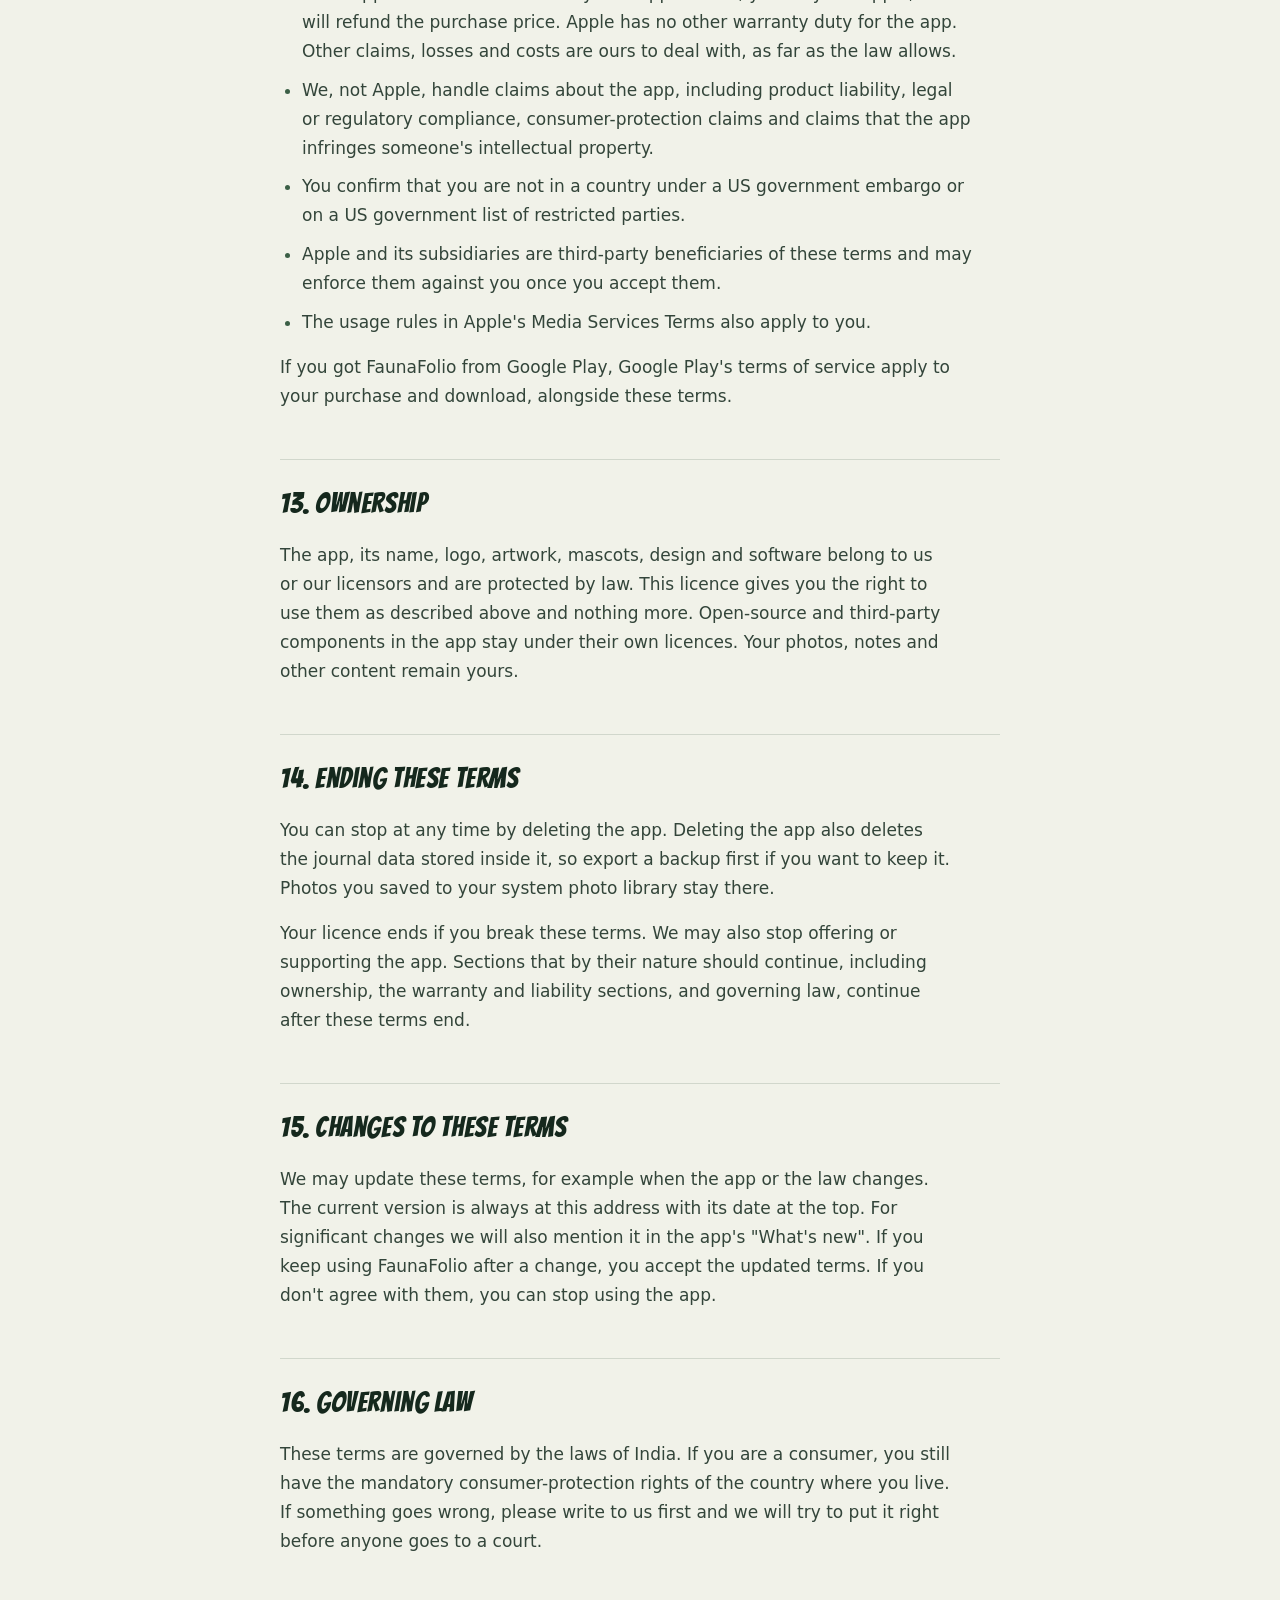
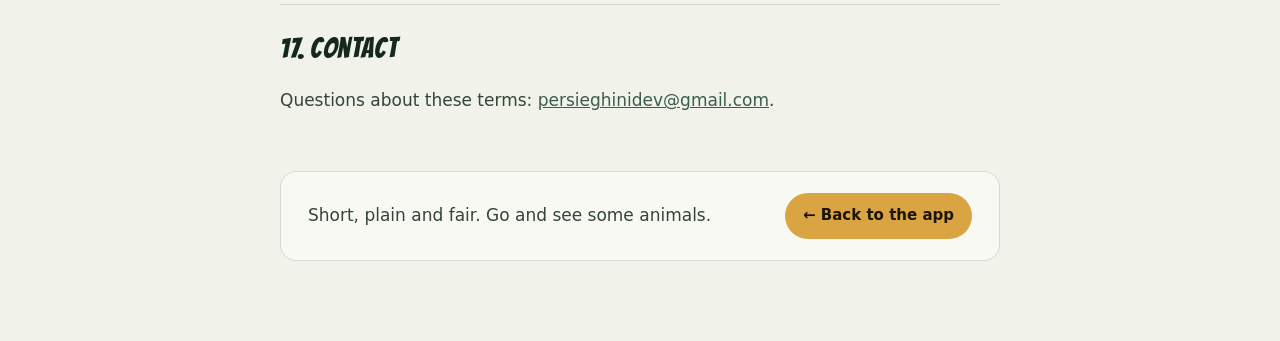
<file: faunafolio/terms/index.html>
<!doctype html>
<html lang="en">
<head>
<meta charset="utf-8">
<meta name="viewport" content="width=device-width, initial-scale=1, viewport-fit=cover">
<title>Terms of Service — FaunaFolio</title>
<script>
(function () {
  try {
    var r = document.documentElement;
    var s = localStorage.getItem("ff-scheme"), p = localStorage.getItem("ff-palette"), c = localStorage.getItem("ff-comic");
    if (s) r.setAttribute("data-scheme", s);
    if (p) r.setAttribute("data-palette", p);
    if (c) r.setAttribute("data-comic", c);
  } catch (e) {}
})();
</script>
<meta name="description" content="FaunaFolio's terms of service in plain language: your licence to use the app, how Pro works, what species suggestions can and can't be trusted for, and how to treat wildlife responsibly.">
<meta name="theme-color" content="#0D1B13">
<meta name="color-scheme" content="dark light">
<meta name="robots" content="noindex">
<link rel="icon" type="image/png" sizes="32x32" href="../assets/icons/favicon-32.png">
<link rel="apple-touch-icon" href="../assets/icons/apple-touch-icon.png">
<link rel="preload" href="../assets/fonts/Bangers-Regular.ttf" as="font" type="font/ttf" crossorigin>
<style>
@font-face {
  font-family: "Bangers";
  src: url("../assets/fonts/Bangers-Regular.ttf") format("truetype");
  font-display: swap;
}
:root {
  --p-main: #6FA97E; --p-mid: #4C7A5A; --p-deep: #1E3D2B;
  --gold: #D9A441; --gold-hi: #E8B95A; --gold-ink: #1C1405;

  color-scheme: dark;
  --bg: color-mix(in srgb, var(--p-deep) 38%, #030604);
  --bg-2: color-mix(in srgb, var(--p-deep) 55%, #030604);
  --surface: color-mix(in srgb, var(--p-deep) 62%, #040705);
  --line: color-mix(in srgb, var(--p-main) 17%, transparent);
  --line-2: color-mix(in srgb, var(--p-main) 30%, transparent);
  --text: #F2EBD3;
  --text-2: color-mix(in srgb, var(--p-main) 28%, #DDD9CC);
  --text-3: color-mix(in srgb, var(--p-main) 40%, #9EA39B);
  --accent: color-mix(in srgb, var(--p-main) 85%, #FFFFFF);
  --accent-soft: color-mix(in srgb, var(--p-main) 22%, transparent);
  --header-bg: color-mix(in srgb, var(--bg) 80%, transparent);
  --row-alt: color-mix(in srgb, var(--p-main) 6%, transparent);

  --display: "Bangers", "Impact", "Haettenschweiler", "Arial Narrow Bold", sans-serif;
  --body: system-ui, -apple-system, "Segoe UI", Roboto, "Helvetica Neue", Arial, sans-serif;
  --mono: ui-monospace, "SF Mono", "SFMono-Regular", Menlo, Consolas, "Liberation Mono", monospace;
}
:root[data-palette="river"]    { --p-main: #64A0BE; --p-mid: #39708C; --p-deep: #16384A; }
:root[data-palette="dusk"]     { --p-main: #9B86C8; --p-mid: #63519A; --p-deep: #32284E; }
:root[data-palette="ember"]    { --p-main: #D08B5B; --p-mid: #9C5A2E; --p-deep: #4A2A18; }
:root[data-palette="meadow"]   { --p-main: #A9C24A; --p-mid: #6E8A2E; --p-deep: #33421A; }
:root[data-palette="coral"]    { --p-main: #E0837E; --p-mid: #B85C57; --p-deep: #4A2020; }
:root[data-palette="midnight"] { --p-main: #6E7FD1; --p-mid: #454F9E; --p-deep: #1B1E42; }
:root[data-palette="lagoon"]   { --p-main: #4FBDB0; --p-mid: #2E8A80; --p-deep: #0F3B38; }
:root[data-palette="blossom"]  { --p-main: #E896B8; --p-mid: #C2597E; --p-deep: #4A1F32; }
:root[data-palette="sand"]     { --p-main: #B0A99C; --p-mid: #7A7266; --p-deep: #2B2620; }
:root[data-palette="plum"]     { --p-main: #A66FB5; --p-mid: #7A4488; --p-deep: #34163D; }

@media (prefers-color-scheme: light) {
  :root:not([data-theme="dark"]):not([data-scheme]) {
    color-scheme: light;
    --bg: color-mix(in srgb, var(--p-main) 7%, #FBF8F1);
    --bg-2: color-mix(in srgb, var(--p-main) 13%, #F6F2E7);
    --surface: color-mix(in srgb, var(--p-main) 5%, #FFFDF8);
    --line: color-mix(in srgb, var(--p-deep) 15%, transparent);
    --line-2: color-mix(in srgb, var(--p-deep) 28%, transparent);
    --text: color-mix(in srgb, var(--p-deep) 55%, #0B0F0C);
    --text-2: color-mix(in srgb, var(--p-deep) 45%, #454B46);
    --text-3: color-mix(in srgb, var(--p-deep) 35%, #6A706A);
    --accent: color-mix(in srgb, var(--p-mid) 78%, #000000);
    --accent-soft: color-mix(in srgb, var(--p-main) 26%, transparent);
    --header-bg: color-mix(in srgb, var(--bg) 84%, transparent);
    --row-alt: color-mix(in srgb, var(--p-deep) 4%, transparent);
  }
}
:root[data-theme="light"]:not([data-scheme]), :root[data-scheme="light"] {
  color-scheme: light;
  --bg: color-mix(in srgb, var(--p-main) 7%, #FBF8F1);
  --bg-2: color-mix(in srgb, var(--p-main) 13%, #F6F2E7);
  --surface: color-mix(in srgb, var(--p-main) 5%, #FFFDF8);
  --line: color-mix(in srgb, var(--p-deep) 15%, transparent);
  --line-2: color-mix(in srgb, var(--p-deep) 28%, transparent);
  --text: color-mix(in srgb, var(--p-deep) 55%, #0B0F0C);
  --text-2: color-mix(in srgb, var(--p-deep) 45%, #454B46);
  --text-3: color-mix(in srgb, var(--p-deep) 35%, #6A706A);
  --accent: color-mix(in srgb, var(--p-mid) 78%, #000000);
  --accent-soft: color-mix(in srgb, var(--p-main) 26%, transparent);
  --header-bg: color-mix(in srgb, var(--bg) 84%, transparent);
  --row-alt: color-mix(in srgb, var(--p-deep) 4%, transparent);
}
:root[data-scheme="dark"], :root[data-scheme="amoled"] { color-scheme: dark; }
:root[data-scheme="dark"], :root[data-scheme="amoled"] { color-scheme: dark; }
:root[data-scheme="amoled"] { --bg: #000; --bg-2: #000; --surface: #070707; --header-bg: rgba(0,0,0,.82); }

* { box-sizing: border-box; }
body {
  margin: 0; background: var(--bg); color: var(--text);
  font: 17px/1.7 var(--body); -webkit-font-smoothing: antialiased;
  transition: background-color .3s, color .3s;
}
a { color: var(--accent); }
:focus-visible { outline: 2px solid var(--gold); outline-offset: 3px; }

.top {
  position: sticky; top: env(safe-area-inset-top, 0px); z-index: 10;
  background: var(--header-bg); -webkit-backdrop-filter: blur(14px); backdrop-filter: blur(14px);
  border-bottom: 1px solid var(--line);
}
.top__row { max-width: 760px; margin-inline: auto; padding: 14px 20px; display: flex; align-items: center; gap: 12px; }
.back { display: flex; align-items: center; gap: 8px; text-decoration: none; color: var(--text-2); font-size: 15px; }
.back:hover { color: var(--text); }
.back svg { width: 18px; height: 18px; }
.top__row span.brand { margin-left: auto; font-family: var(--display); font-size: 20px; letter-spacing: .02em; color: var(--text-3); }

main { max-width: 760px; margin-inline: auto; padding: clamp(28px,5vw,56px) 20px calc(80px + env(safe-area-inset-bottom, 0px)); }
h1 {
  font-family: var(--display); font-weight: 400; margin: 0 0 6px;
  font-size: clamp(34px, 5vw, 52px); letter-spacing: .02em; line-height: 1;
}
.updated { font-family: var(--mono); font-size: 12.5px; letter-spacing: .1em; text-transform: uppercase; color: var(--gold); margin: 0 0 40px; }
h2 {
  font-family: var(--display); font-weight: 400; font-size: clamp(22px, 3vw, 28px);
  letter-spacing: .02em; margin: 48px 0 14px; padding-top: 20px; border-top: 1px solid var(--line);
}
h2:first-of-type { border-top: 0; padding-top: 0; margin-top: 0; }
p { color: var(--text-2); margin: 0 0 16px; max-width: 62ch; }
strong { color: var(--text); }
code {
  font-family: var(--mono); font-size: .9em; background: var(--accent-soft);
  padding: .1em .35em; border-radius: 5px; color: var(--text);
}
ul, ol { color: var(--text-2); padding-left: 22px; margin: 0 0 16px; display: grid; gap: 10px; max-width: 64ch; }
li::marker { color: var(--accent); }
.tbl-wrap { overflow-x: auto; margin: 0 0 20px; border-radius: 12px; box-shadow: inset 0 0 0 1px var(--line); }
table { border-collapse: collapse; width: 100%; min-width: 560px; font-size: 15px; }
th, td { text-align: left; padding: 11px 14px; border-bottom: 1px solid var(--line); vertical-align: top; }
th { font-family: var(--mono); font-size: 11.5px; letter-spacing: .08em; text-transform: uppercase; color: var(--text-3); font-weight: 600; }
tbody tr:nth-child(odd) { background: var(--row-alt); }
tbody tr:last-child td { border-bottom: 0; }
td:first-child { white-space: nowrap; font-weight: 600; color: var(--text); }

.closing {
  margin-top: 56px; padding: 22px clamp(18px,4vw,28px); border-radius: 16px;
  background: var(--surface); box-shadow: inset 0 0 0 1px var(--line);
  display: flex; flex-wrap: wrap; align-items: center; justify-content: space-between; gap: 14px;
}
.closing p { margin: 0; max-width: none; }
.btn {
  display: inline-flex; align-items: center; gap: 8px; padding: 10px 18px;
  border-radius: 999px; background: var(--gold); color: var(--gold-ink);
  font-weight: 700; font-size: 15px; text-decoration: none; white-space: nowrap;
}
.btn:hover { background: var(--gold-hi); }

.tldr {
  margin: 0 0 36px; padding: 20px clamp(18px,4vw,26px); border-radius: 16px;
  background: var(--surface); box-shadow: inset 0 0 0 1px var(--line-2);
}
.tldr h2 { margin: 0 0 10px; padding: 0; border: 0; font-size: 22px; }
.tldr ul { margin: 0; }
.toc { margin: 0 0 8px; }
.toc ol { columns: 2; column-gap: 32px; display: block; max-width: none; padding-left: 24px; margin: 0; }
.toc li { break-inside: avoid; margin-bottom: 6px; }
.toc a { text-decoration: none; }
.toc a:hover { text-decoration: underline; }
@media (max-width: 620px) { .toc ol { columns: 1; } }
h2[id] { scroll-margin-top: 80px; }
.note {
  margin: 0 0 16px; padding: 14px 18px; border-radius: 12px; max-width: 64ch;
  background: var(--accent-soft); color: var(--text); font-size: 16px;
}
</style>
</head>
<body>
<header class="top">
  <div class="top__row">
    <a class="back" href="../"><svg viewBox="0 0 24 24" fill="none" stroke="currentColor" stroke-width="2" stroke-linecap="round" stroke-linejoin="round" aria-hidden="true"><path d="M15 5l-7 7 7 7"/></svg>Back to FaunaFolio</a>
    <span class="brand">FaunaFolio</span>
  </div>
</header>
<main>
  <h1>Terms of Service</h1>
  <p class="updated">Last updated: 5 November 2026</p>

  <p>These terms are the agreement between you and the independent developer of FaunaFolio ("we", "us") for using the FaunaFolio app. They are written to be read. If anything is unclear, <a href="mailto:persieghinidev@gmail.com">ask us</a>.</p>

  <div class="tldr">
    <h2>The short version</h2>
    <ul>
      <li>Your journal lives on your phone. We run no servers and keep no copy, so <strong>back it up</strong>.</li>
      <li>Species names and other suggestions are <strong>automatic and can be wrong</strong>. Never rely on them for safety, food, medicine or the law.</li>
      <li>FaunaFolio Pro is a <strong>one-time purchase</strong> through the App Store or Google Play, and refunds go through them.</li>
      <li>Keep your distance from animals and follow local rules. A sighting is never worth a risk to you or to the wildlife.</li>
      <li>The app is provided as it is. We are responsible only as far as the law requires.</li>
    </ul>
  </div>

  <nav class="toc" aria-label="Contents">
    <ol>
      <li><a href="#agreement">Agreeing to these terms</a></li>
      <li><a href="#licence">Your licence to use the app</a></li>
      <li><a href="#content">Your journal and your content</a></li>
      <li><a href="#pro">Free version and FaunaFolio Pro</a></li>
      <li><a href="#suggestions">Suggestions can be wrong</a></li>
      <li><a href="#wildlife">Treat wildlife with care</a></li>
      <li><a href="#use">Using the app properly</a></li>
      <li><a href="#third">Third-party services</a></li>
      <li><a href="#changes-app">Updates to the app</a></li>
      <li><a href="#warranty">No warranty</a></li>
      <li><a href="#liability">Limit of liability</a></li>
      <li><a href="#apple">Extra terms for iPhone and iPad</a></li>
      <li><a href="#ip">Ownership</a></li>
      <li><a href="#ending">Ending these terms</a></li>
      <li><a href="#changes-terms">Changes to these terms</a></li>
      <li><a href="#law">Governing law</a></li>
      <li><a href="#contact">Contact</a></li>
    </ol>
  </nav>

  <h2 id="agreement">1. Agreeing to these terms</h2>
  <p>By installing or using FaunaFolio you agree to these terms and to our <a href="../privacy/">Privacy Policy</a>. If you don't agree, please don't use the app. If you are under the age at which you can make a contract where you live, use FaunaFolio and buy Pro only with a parent's or guardian's permission.</p>

  <h2 id="licence">2. Your licence to use the app</h2>
  <p>We give you a personal, non-exclusive, non-transferable licence to install and use FaunaFolio on devices you own or control, for your own use, according to these terms and the rules of the store you got it from.</p>
  <p>You agree not to copy, sell, rent or sublicense the app, or to take apart, decompile or reverse-engineer it, except where the law lets you do that despite this clause. You also agree not to remove ownership notices or try to get around the Pro purchase check.</p>

  <h2 id="content">3. Your journal and your content</h2>
  <p>Your entries, photos, notes, voice-note text, locations, pets and trips are <strong>yours</strong>. We don't claim any rights over them, and we never see them: FaunaFolio has no accounts and no servers, so everything is stored on your device.</p>
  <ul>
    <li><strong>Back-ups are your job.</strong> Because we hold no copy, we can't recover a journal that is lost with a phone, a deleted app or a reset. Use Profile → Backup &amp; restore regularly.</li>
    <li><strong>Back-up passwords can't be recovered.</strong> A full backup is encrypted with a password you choose. We never see it and cannot reset it, so keep it somewhere safe.</li>
    <li><strong>Only import what you may use.</strong> When you import or share photos, including photos someone sent you, you confirm you are allowed to use them. A photo forwarded by a friend can carry their date and location, or none at all. Check before you keep it.</li>
    <li><strong>What you share is your decision.</strong> Exports, trip packages and screenshots leave the app under your control, and you are responsible for what they contain, including exact locations.</li>
  </ul>

  <h2 id="pro">4. Free version and FaunaFolio Pro</h2>
  <p>FaunaFolio is free to download, and every feature works from the start. The free version lets you log a limited number of sightings. <strong>FaunaFolio Pro</strong> removes that limit.</p>
  <ul>
    <li><strong>One-time purchase.</strong> Pro is bought once, as an in-app purchase, with no subscription. It belongs to your Apple ID or Google account and can be restored on your other devices with the same account, using "Restore purchases" on the Pro screen.</li>
    <li><strong>The store handles payment.</strong> Apple or Google processes the payment, shows the price in your currency, and keeps the receipt. We never see your card details or your purchase history.</li>
    <li><strong>Refunds go through the store.</strong> We can't issue refunds ourselves. Request one from Apple or Google under their refund rules. This doesn't affect any right to cancel or withdraw that the law gives you as a consumer.</li>
    <li><strong>Free logs and undo.</strong> Logging a sighting counts toward the free limit. Deleting it or undoing a Smart Import doesn't give that count back.</li>
    <li><strong>Prices and features.</strong> We may change the price of Pro for new buyers. If we add new paid options later, you won't be asked to pay again for what Pro already included when you bought it.</li>
  </ul>

  <h2 id="suggestions">5. Suggestions can be wrong</h2>
  <p>FaunaFolio suggests species, breeds, rarity, place names, weather and similar details automatically. Species recognition runs on your device, so it has limits: it can be wrong, vague or confident about the wrong animal, especially with blurry, distant, partial or unusual photos.</p>
  <div class="note"><strong>Please don't rely on FaunaFolio</strong> to decide whether an animal is dangerous, venomous, protected or edible, whether a plant or animal is safe to touch or eat, how to treat a sick or injured animal, or what to do about a pet's health. For anything that matters, ask a qualified person: a guide, a ranger, a vet or a doctor.</div>
  <p>"Verified" and "Imported" labels describe where a sighting's <em>location</em> came from (your phone's GPS or the photo's own data), not that the species is confirmed. Dates and places marked "Date unknown" or "trip location" are exactly that, and a photo's date and location can be missing or wrong. Rarity, XP, streaks and achievements are just for fun.</p>

  <h2 id="wildlife">6. Treat wildlife with care</h2>
  <p>FaunaFolio is about watching animals, not disturbing them. You are responsible for how you behave when you use it.</p>
  <ul>
    <li>Keep a safe, respectful distance. Don't chase, corner, feed, touch, call, flash or handle wild animals, and stay away from nests, dens and young.</li>
    <li>Follow the laws, permits and rules of the places you visit: protected areas, private land, closures, drone and photography rules, and guide instructions.</li>
    <li>Think before sharing exact locations of rare, endangered, nesting or otherwise sensitive animals. FaunaFolio lets you hide precise coordinates when you export or share. Poachers and crowds can harm what you love.</li>
    <li>Never put yourself or others at risk to add an entry.</li>
  </ul>

  <h2 id="use">7. Using the app properly</h2>
  <ul>
    <li>Use FaunaFolio lawfully and don't use it to harm, harass or track other people, or to infringe anyone's rights.</li>
    <li>If you connect your own Immich server, you are responsible for that server, its security and its API key. Only connect libraries you are allowed to access.</li>
    <li>Don't interfere with the services the app depends on (see below) or try to overload them.</li>
  </ul>

  <h2 id="third">8. Third-party services</h2>
  <p>Some features use services we don't run. Their availability and terms are outside our control, and a feature that depends on one may change or stop working.</p>
  <ul>
    <li><strong>Map tiles</strong> come from OpenStreetMap, © OpenStreetMap contributors, under its tile usage rules.</li>
    <li><strong>Weather</strong> is filled in from Open-Meteo using the sighting's coordinate and time.</li>
    <li><strong>City and country names, and place search,</strong> come from your phone's own system geocoder.</li>
    <li><strong>Immich</strong> is your own self-hosted server, with its own software and terms.</li>
    <li><strong>The App Store and Google Play</strong> deliver the app and handle purchases under their own terms.</li>
  </ul>
  <p>Details of what is sent, and when, are in the <a href="../privacy/">Privacy Policy</a>.</p>

  <h2 id="changes-app">9. Updates to the app</h2>
  <p>We may update FaunaFolio, add, change or remove features, or stop supporting an older version or device, for example to fix bugs, keep up with new phone software, or meet legal or store requirements. Because the app works on your device, a copy you have installed keeps working on its own unless the store or your phone prevents it.</p>

  <h2 id="warranty">10. No warranty</h2>
  <p>FaunaFolio is provided <strong>"as is" and "as available"</strong>. As far as the law allows, we give no promise that the app will be error-free, uninterrupted or accurate, that species suggestions or any other automatic details are correct, or that it will suit a particular purpose. We make no promise that data will never be lost.</p>
  <p>If you are a consumer, you keep any rights the law gives you that can't be excluded, such as that digital content should be of satisfactory quality and match its description.</p>

  <h2 id="liability">11. Limit of liability</h2>
  <p>As far as the law allows, we are not liable for indirect or consequential loss, lost data, lost journal entries, lost enjoyment, or for harm that follows from relying on a suggestion, a location or a date shown in the app, or from how you behave around animals or in the places you visit.</p>
  <p>Our total liability to you in connection with the app is limited to the amount you paid for FaunaFolio in the 12 months before the claim.</p>
  <p>Nothing in these terms limits liability that can't legally be limited, including for death or personal injury caused by our negligence, for fraud, or for anything else the law doesn't allow us to exclude. Your statutory consumer rights are not affected.</p>

  <h2 id="apple">12. Extra terms for iPhone and iPad</h2>
  <p>If you got FaunaFolio from the Apple App Store, these also apply, and they override anything above that conflicts with them:</p>
  <ul>
    <li>These terms are between you and us, not Apple. We, not Apple, are responsible for the app and its content.</li>
    <li>Apple has no duty to provide maintenance or support for the app.</li>
    <li>If the app fails to meet a warranty that applies to it, you may tell Apple, which will refund the purchase price. Apple has no other warranty duty for the app. Other claims, losses and costs are ours to deal with, as far as the law allows.</li>
    <li>We, not Apple, handle claims about the app, including product liability, legal or regulatory compliance, consumer-protection claims and claims that the app infringes someone's intellectual property.</li>
    <li>You confirm that you are not in a country under a US government embargo or on a US government list of restricted parties.</li>
    <li>Apple and its subsidiaries are third-party beneficiaries of these terms and may enforce them against you once you accept them.</li>
    <li>The usage rules in Apple's Media Services Terms also apply to you.</li>
  </ul>
  <p>If you got FaunaFolio from Google Play, Google Play's terms of service apply to your purchase and download, alongside these terms.</p>

  <h2 id="ip">13. Ownership</h2>
  <p>The app, its name, logo, artwork, mascots, design and software belong to us or our licensors and are protected by law. This licence gives you the right to use them as described above and nothing more. Open-source and third-party components in the app stay under their own licences. Your photos, notes and other content remain yours.</p>

  <h2 id="ending">14. Ending these terms</h2>
  <p>You can stop at any time by deleting the app. Deleting the app also deletes the journal data stored inside it, so export a backup first if you want to keep it. Photos you saved to your system photo library stay there.</p>
  <p>Your licence ends if you break these terms. We may also stop offering or supporting the app. Sections that by their nature should continue, including ownership, the warranty and liability sections, and governing law, continue after these terms end.</p>

  <h2 id="changes-terms">15. Changes to these terms</h2>
  <p>We may update these terms, for example when the app or the law changes. The current version is always at this address with its date at the top. For significant changes we will also mention it in the app's "What's new". If you keep using FaunaFolio after a change, you accept the updated terms. If you don't agree with them, you can stop using the app.</p>

  <h2 id="law">16. Governing law</h2>
  <p>These terms are governed by the laws of India. If you are a consumer, you still have the mandatory consumer-protection rights of the country where you live. If something goes wrong, please write to us first and we will try to put it right before anyone goes to a court.</p>

  <h2 id="contact">17. Contact</h2>
  <p>Questions about these terms: <a href="mailto:persieghinidev@gmail.com">persieghinidev@gmail.com</a>.</p>

  <div class="closing">
    <p>Short, plain and fair. Go and see some animals.</p>
    <a class="btn" href="../">&larr; Back to the app</a>
  </div>
</main>
</body>
</html>
</file>
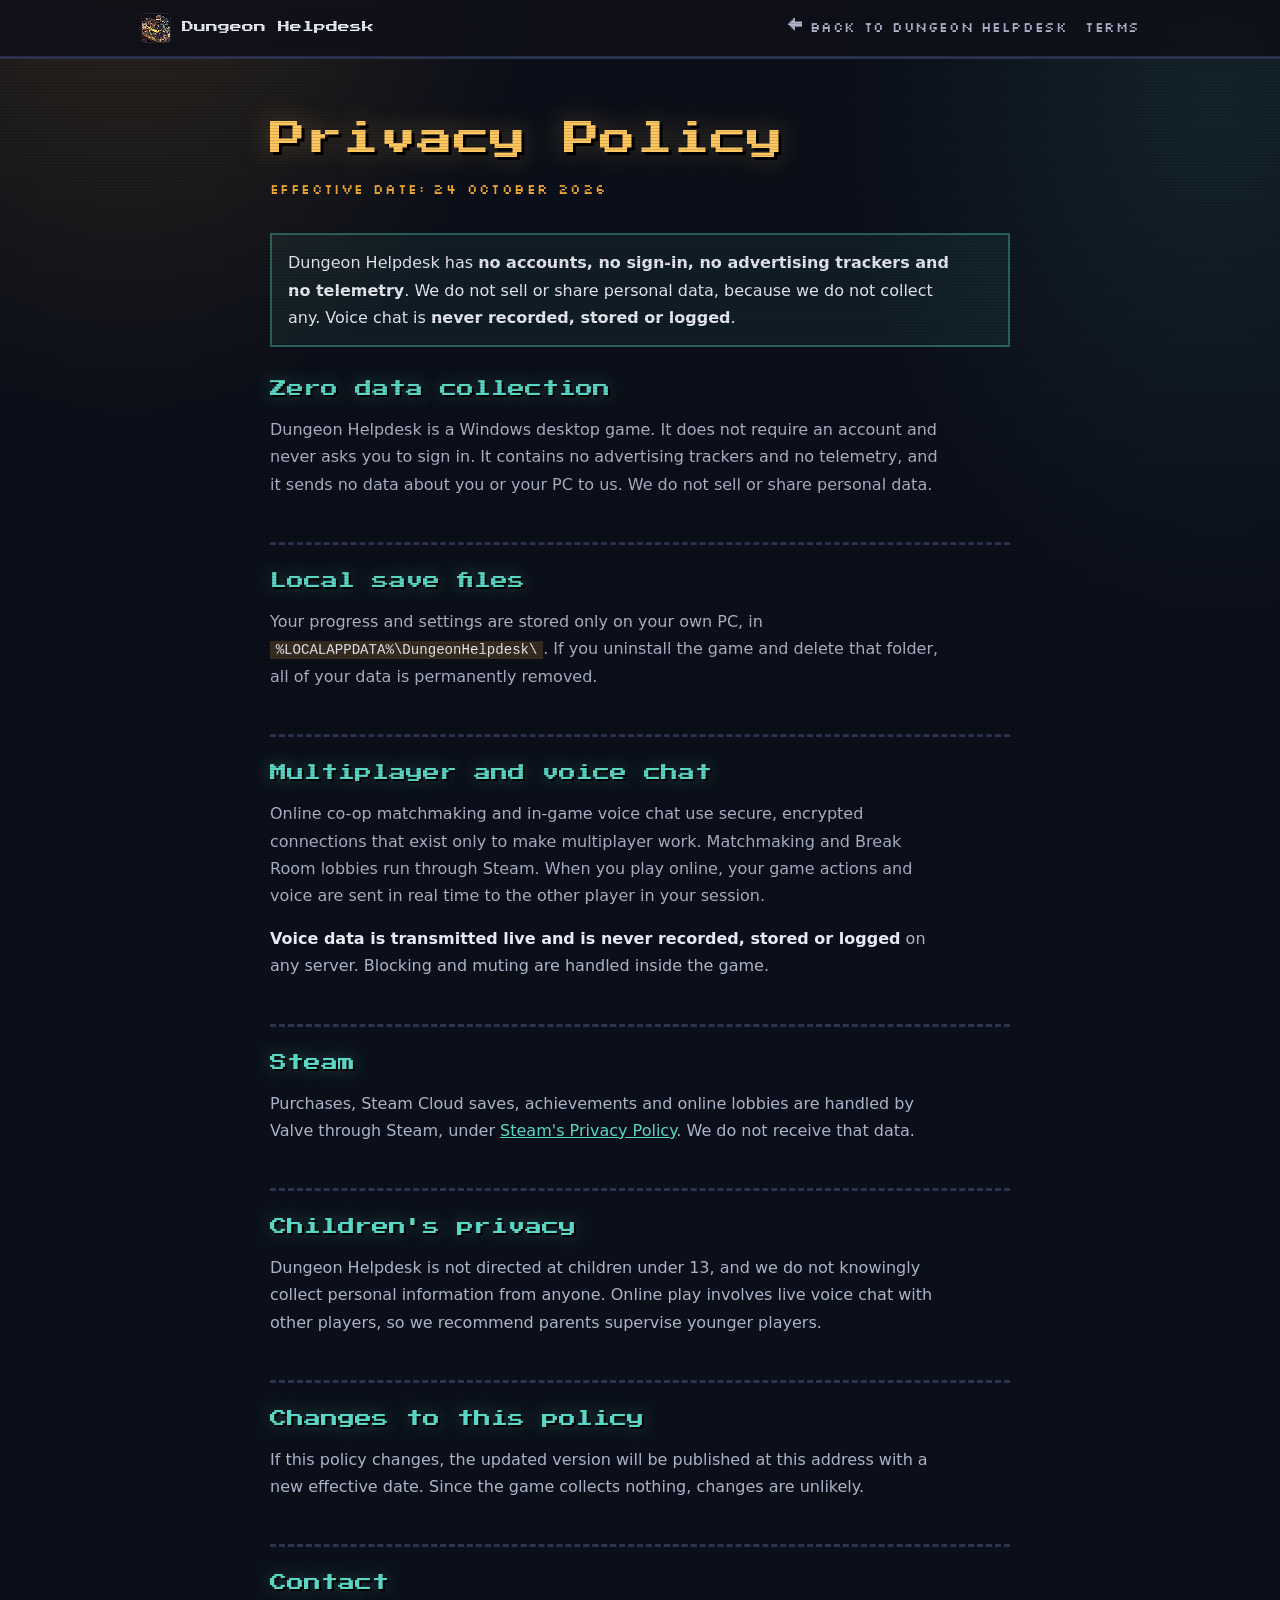
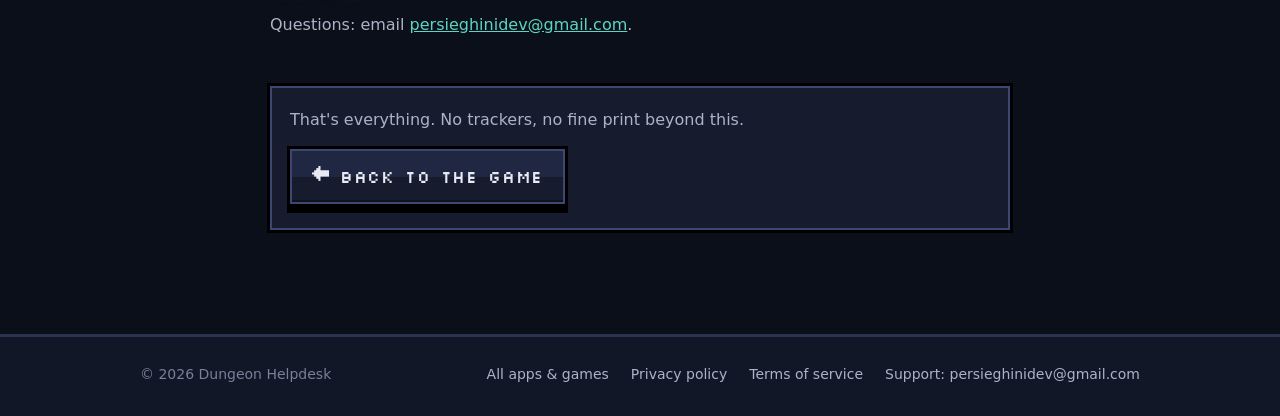
<file: dungeonhelpdesk/privacy.html>
<!doctype html>
<html lang="en">
<head>
<meta charset="utf-8">
<meta name="viewport" content="width=device-width, initial-scale=1, viewport-fit=cover">
<title>Privacy Policy — Dungeon Helpdesk</title>
<meta name="description" content="Dungeon Helpdesk's privacy policy: no accounts, no ads, no telemetry. Voice chat is never recorded or stored.">
<meta name="theme-color" content="#0b0f19">
<meta name="color-scheme" content="dark">
<link rel="icon" type="image/png" sizes="32x32" href="assets/favicon-32.png">
<link rel="apple-touch-icon" href="assets/apple-touch-icon.png">
<link rel="preload" href="assets/fonts/PressStart2P-Regular.ttf" as="font" type="font/ttf" crossorigin>
<link rel="stylesheet" href="assets/dh.css">
</head>
<body>
<header class="top">
  <div class="wrap top__row">
    <a class="brand" href="./"><img class="pixel-art-icon" src="assets/icon.png" alt="" width="32" height="32">Dungeon Helpdesk</a>
    <nav aria-label="Primary">
      <a href="./">&larr; Back to Dungeon Helpdesk</a>
      <a href="terms.html">Terms</a>
    </nav>
  </div>
</header>

<main class="doc">
  <h1>Privacy Policy</h1>
  <p class="updated">Effective date: 24 October 2026</p>

  <div class="callout"><p>Dungeon Helpdesk has <strong>no accounts, no sign-in, no advertising trackers and no telemetry</strong>. We do not sell or share personal data, because we do not collect any. Voice chat is <strong>never recorded, stored or logged</strong>.</p></div>

  <h2>Zero data collection</h2>
  <p>Dungeon Helpdesk is a Windows desktop game. It does not require an account and never asks you to sign in. It contains no advertising trackers and no telemetry, and it sends no data about you or your PC to us. We do not sell or share personal data.</p>

  <h2>Local save files</h2>
  <p>Your progress and settings are stored only on your own PC, in <code class="code">%LOCALAPPDATA%\DungeonHelpdesk\</code>. If you uninstall the game and delete that folder, all of your data is permanently removed.</p>

  <h2>Multiplayer and voice chat</h2>
  <p>Online co-op matchmaking and in-game voice chat use secure, encrypted connections that exist only to make multiplayer work. Matchmaking and Break Room lobbies run through Steam. When you play online, your game actions and voice are sent in real time to the other player in your session.</p>
  <p><strong>Voice data is transmitted live and is never recorded, stored or logged</strong> on any server. Blocking and muting are handled inside the game.</p>

  <h2>Steam</h2>
  <p>Purchases, Steam Cloud saves, achievements and online lobbies are handled by Valve through Steam, under <a href="https://store.steampowered.com/privacy_agreement/" rel="noopener">Steam's Privacy Policy</a>. We do not receive that data.</p>

  <h2>Children's privacy</h2>
  <p>Dungeon Helpdesk is not directed at children under 13, and we do not knowingly collect personal information from anyone. Online play involves live voice chat with other players, so we recommend parents supervise younger players.</p>

  <h2>Changes to this policy</h2>
  <p>If this policy changes, the updated version will be published at this address with a new effective date. Since the game collects nothing, changes are unlikely.</p>

  <h2>Contact</h2>
  <p>Questions: email <a href="mailto:persieghinidev@gmail.com">persieghinidev@gmail.com</a>.</p>

  <div class="closing">
    <p>That's everything. No trackers, no fine print beyond this.</p>
    <a class="btn btn--ghost" href="./">&larr; Back to the game</a>
  </div>
</main>

<footer class="footer">
  <div class="wrap">
    <p>&copy; 2026 Dungeon Helpdesk</p>
    <nav aria-label="Footer">
      <a href="../">All apps &amp; games</a>
      <a href="privacy.html">Privacy policy</a>
      <a href="terms.html">Terms of service</a>
      <a href="mailto:persieghinidev@gmail.com">Support: persieghinidev@gmail.com</a>
    </nav>
  </div>
</footer>
</body>
</html>
</file>
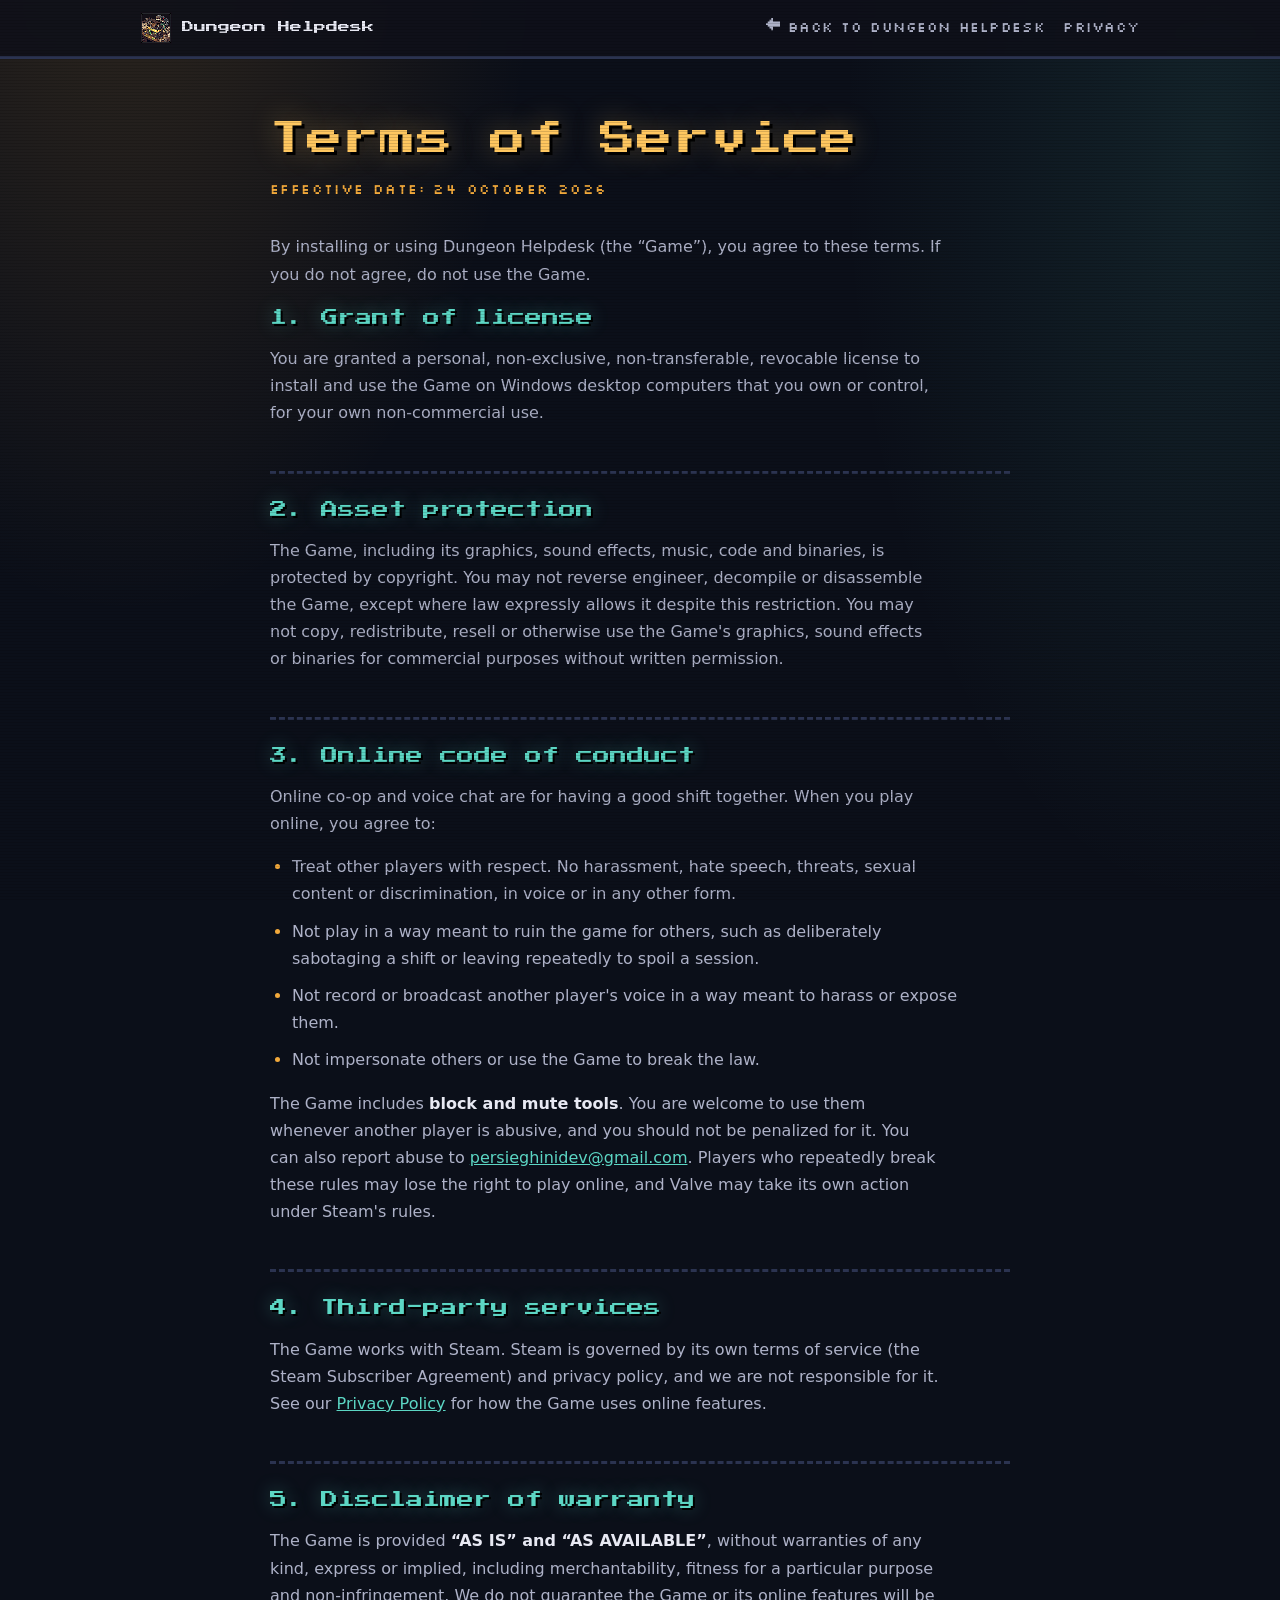
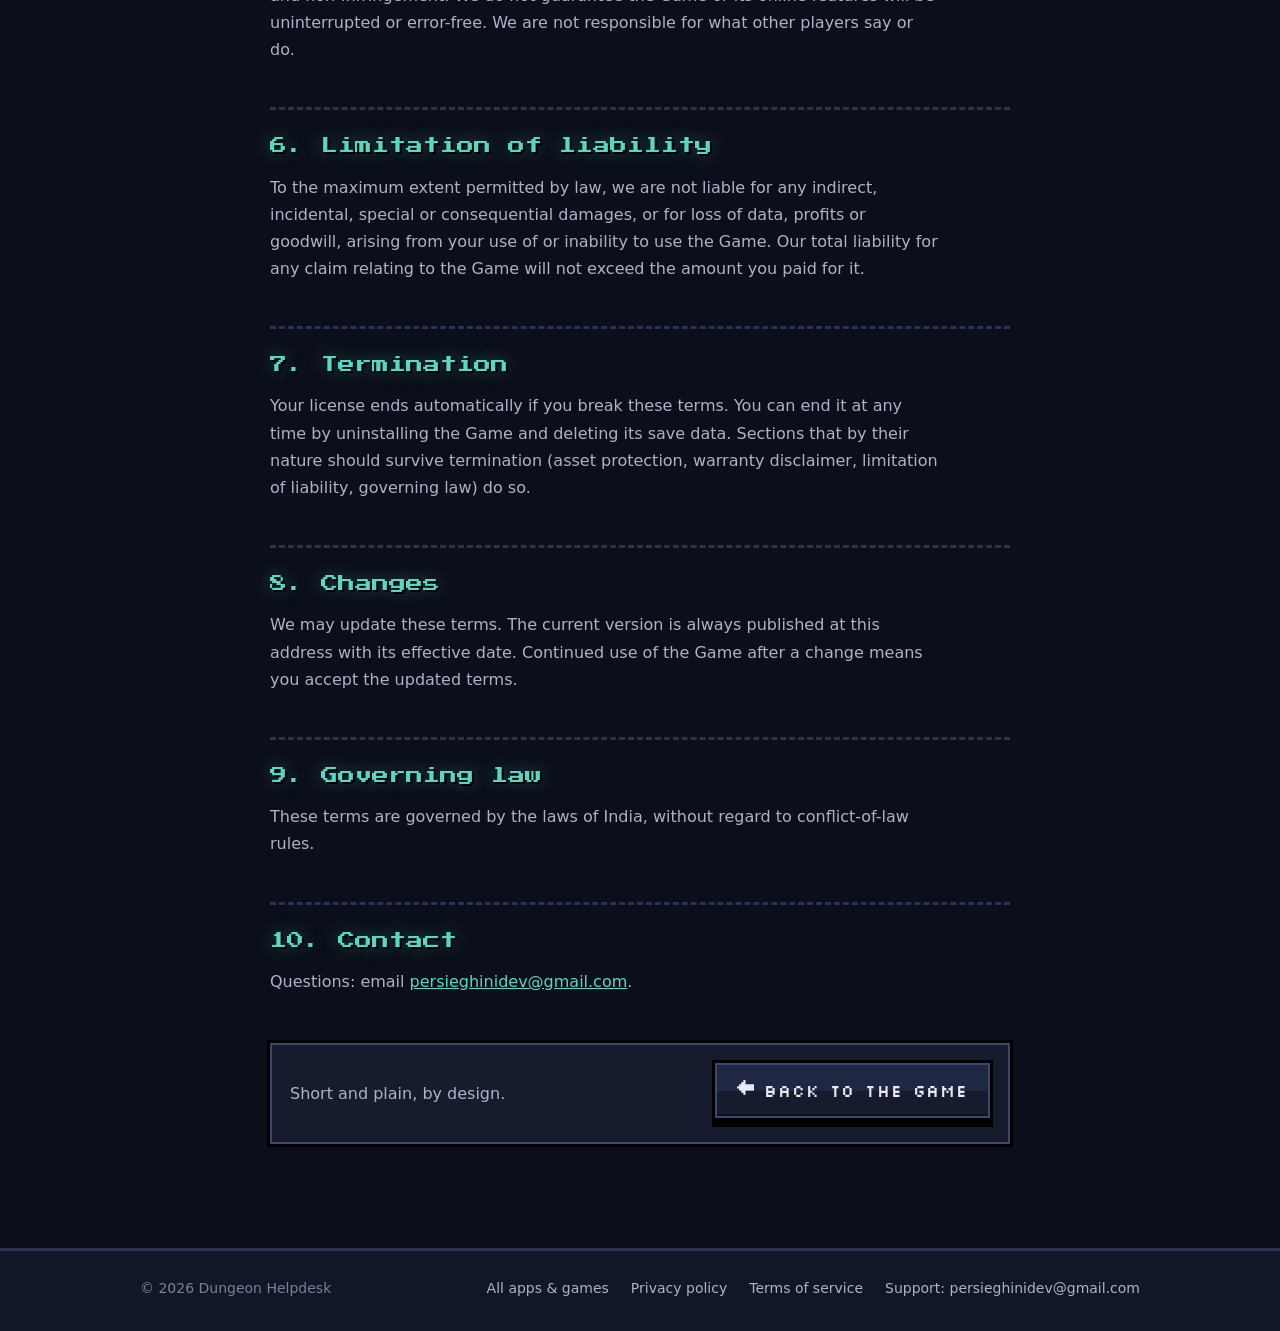
<file: dungeonhelpdesk/terms.html>
<!doctype html>
<html lang="en">
<head>
<meta charset="utf-8">
<meta name="viewport" content="width=device-width, initial-scale=1, viewport-fit=cover">
<title>Terms of Service — Dungeon Helpdesk</title>
<meta name="description" content="Terms of service for Dungeon Helpdesk: license, asset protection, online code of conduct, third-party services and warranty disclaimer.">
<meta name="theme-color" content="#0b0f19">
<meta name="color-scheme" content="dark">
<link rel="icon" type="image/png" sizes="32x32" href="assets/favicon-32.png">
<link rel="apple-touch-icon" href="assets/apple-touch-icon.png">
<link rel="preload" href="assets/fonts/PressStart2P-Regular.ttf" as="font" type="font/ttf" crossorigin>
<link rel="stylesheet" href="assets/dh.css">
</head>
<body>
<header class="top">
  <div class="wrap top__row">
    <a class="brand" href="./"><img class="pixel-art-icon" src="assets/icon.png" alt="" width="32" height="32">Dungeon Helpdesk</a>
    <nav aria-label="Primary">
      <a href="./">&larr; Back to Dungeon Helpdesk</a>
      <a href="privacy.html">Privacy</a>
    </nav>
  </div>
</header>

<main class="doc">
  <h1>Terms of Service</h1>
  <p class="updated">Effective date: 24 October 2026</p>

  <p>By installing or using Dungeon Helpdesk (the &ldquo;Game&rdquo;), you agree to these terms. If you do not agree, do not use the Game.</p>

  <h2>1. Grant of license</h2>
  <p>You are granted a personal, non-exclusive, non-transferable, revocable license to install and use the Game on Windows desktop computers that you own or control, for your own non-commercial use.</p>

  <h2>2. Asset protection</h2>
  <p>The Game, including its graphics, sound effects, music, code and binaries, is protected by copyright. You may not reverse engineer, decompile or disassemble the Game, except where law expressly allows it despite this restriction. You may not copy, redistribute, resell or otherwise use the Game's graphics, sound effects or binaries for commercial purposes without written permission.</p>

  <h2>3. Online code of conduct</h2>
  <p>Online co-op and voice chat are for having a good shift together. When you play online, you agree to:</p>
  <ul>
    <li>Treat other players with respect. No harassment, hate speech, threats, sexual content or discrimination, in voice or in any other form.</li>
    <li>Not play in a way meant to ruin the game for others, such as deliberately sabotaging a shift or leaving repeatedly to spoil a session.</li>
    <li>Not record or broadcast another player's voice in a way meant to harass or expose them.</li>
    <li>Not impersonate others or use the Game to break the law.</li>
  </ul>
  <p>The Game includes <strong>block and mute tools</strong>. You are welcome to use them whenever another player is abusive, and you should not be penalized for it. You can also report abuse to <a href="mailto:persieghinidev@gmail.com">persieghinidev@gmail.com</a>. Players who repeatedly break these rules may lose the right to play online, and Valve may take its own action under Steam's rules.</p>

  <h2>4. Third-party services</h2>
  <p>The Game works with Steam. Steam is governed by its own terms of service (the Steam Subscriber Agreement) and privacy policy, and we are not responsible for it. See our <a href="privacy.html">Privacy Policy</a> for how the Game uses online features.</p>

  <h2>5. Disclaimer of warranty</h2>
  <p>The Game is provided <strong>&ldquo;AS IS&rdquo; and &ldquo;AS AVAILABLE&rdquo;</strong>, without warranties of any kind, express or implied, including merchantability, fitness for a particular purpose and non-infringement. We do not guarantee the Game or its online features will be uninterrupted or error-free. We are not responsible for what other players say or do.</p>

  <h2>6. Limitation of liability</h2>
  <p>To the maximum extent permitted by law, we are not liable for any indirect, incidental, special or consequential damages, or for loss of data, profits or goodwill, arising from your use of or inability to use the Game. Our total liability for any claim relating to the Game will not exceed the amount you paid for it.</p>

  <h2>7. Termination</h2>
  <p>Your license ends automatically if you break these terms. You can end it at any time by uninstalling the Game and deleting its save data. Sections that by their nature should survive termination (asset protection, warranty disclaimer, limitation of liability, governing law) do so.</p>

  <h2>8. Changes</h2>
  <p>We may update these terms. The current version is always published at this address with its effective date. Continued use of the Game after a change means you accept the updated terms.</p>

  <h2>9. Governing law</h2>
  <p>These terms are governed by the laws of India, without regard to conflict-of-law rules.</p>

  <h2>10. Contact</h2>
  <p>Questions: email <a href="mailto:persieghinidev@gmail.com">persieghinidev@gmail.com</a>.</p>

  <div class="closing">
    <p>Short and plain, by design.</p>
    <a class="btn btn--ghost" href="./">&larr; Back to the game</a>
  </div>
</main>

<footer class="footer">
  <div class="wrap">
    <p>&copy; 2026 Dungeon Helpdesk</p>
    <nav aria-label="Footer">
      <a href="../">All apps &amp; games</a>
      <a href="privacy.html">Privacy policy</a>
      <a href="terms.html">Terms of service</a>
      <a href="mailto:persieghinidev@gmail.com">Support: persieghinidev@gmail.com</a>
    </nav>
  </div>
</footer>
</body>
</html>
</file>
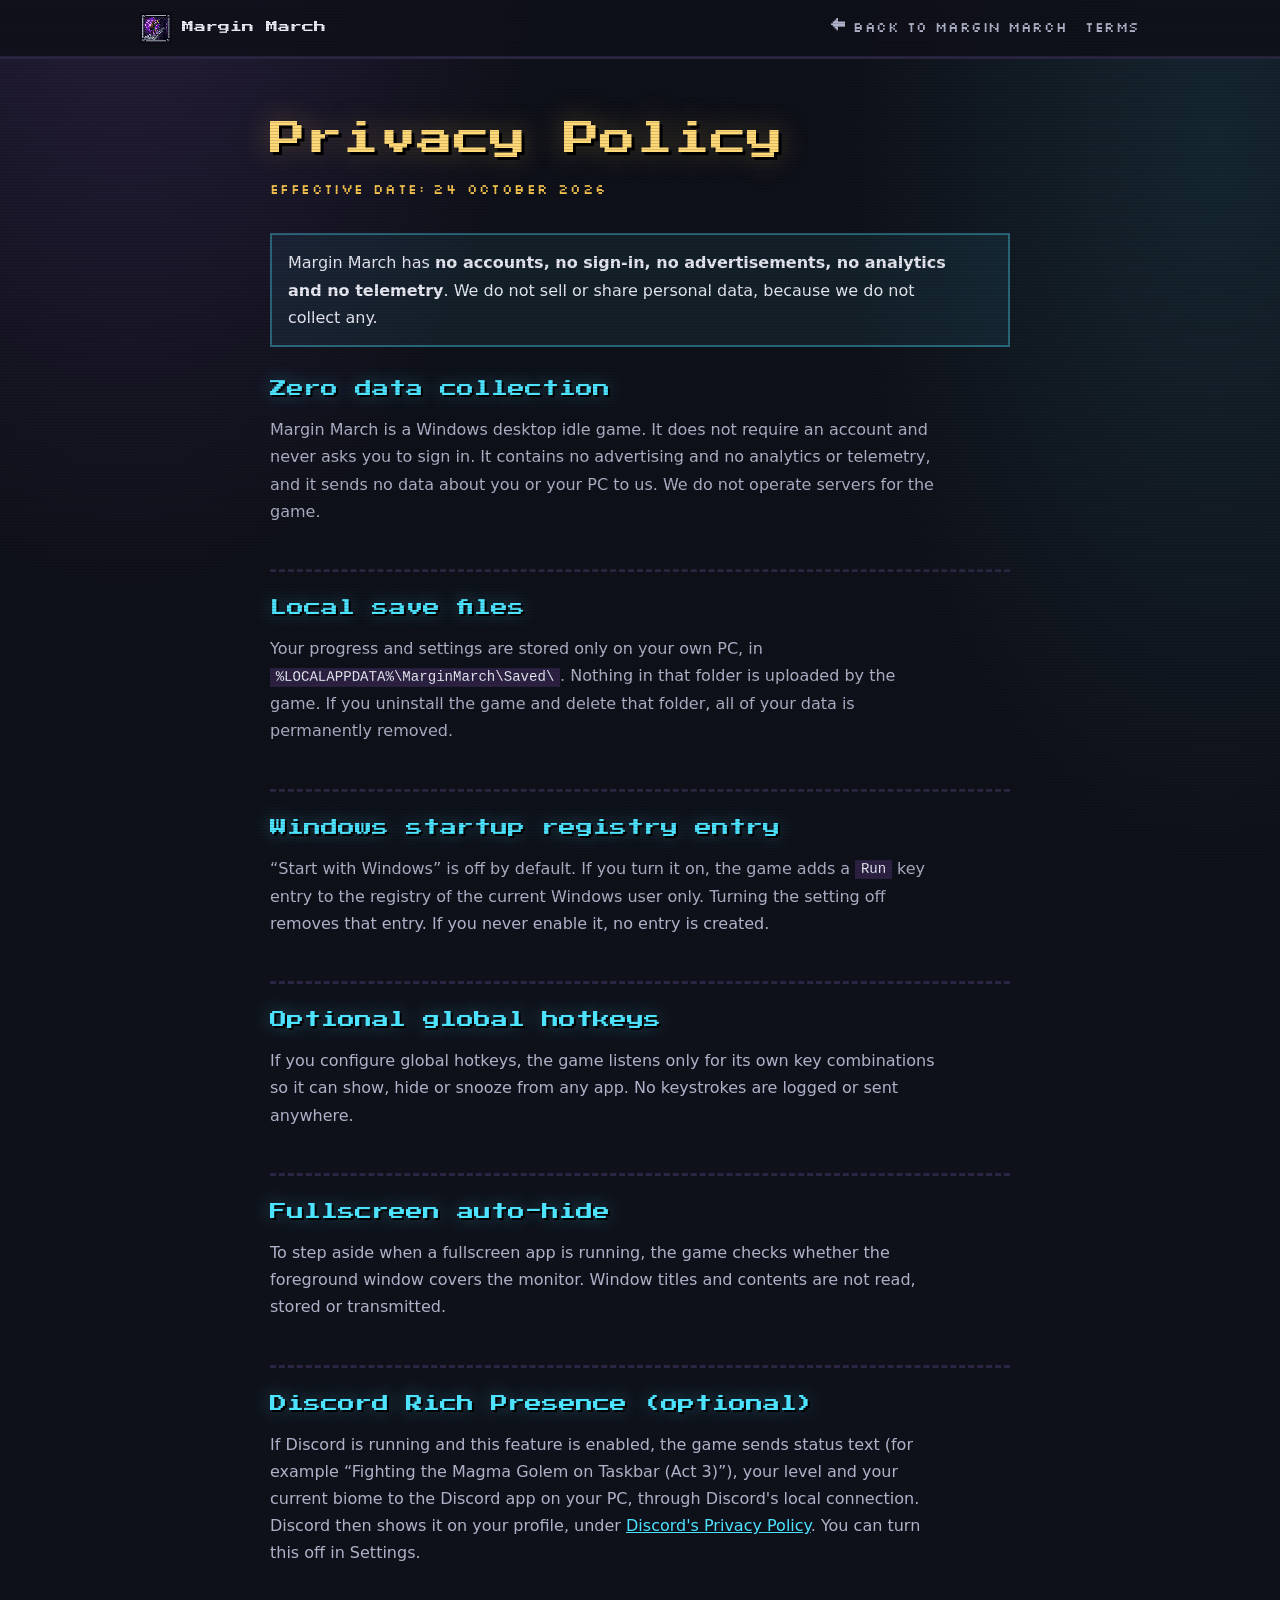
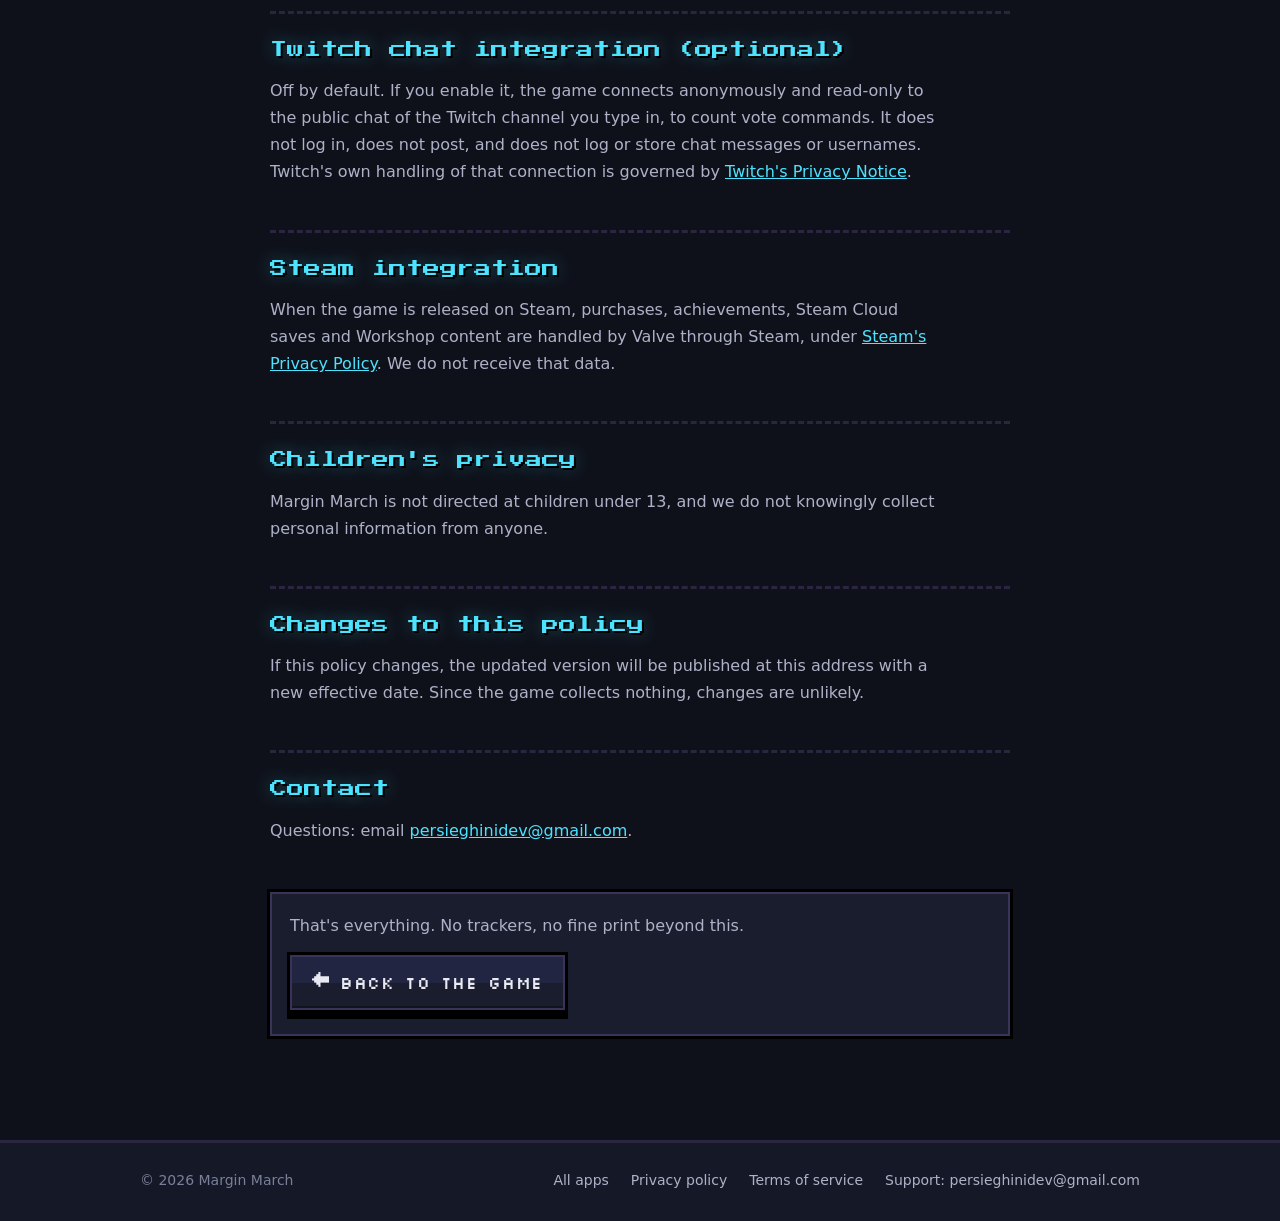
<file: marginmarch/privacy.html>
<!doctype html>
<html lang="en">
<head>
<meta charset="utf-8">
<meta name="viewport" content="width=device-width, initial-scale=1, viewport-fit=cover">
<title>Privacy Policy — Margin March</title>
<meta name="description" content="Margin March's privacy policy: no accounts, no ads, no analytics, no telemetry. Everything stays on your PC.">
<meta name="theme-color" content="#0f111a">
<meta name="color-scheme" content="dark">
<link rel="icon" type="image/png" sizes="32x32" href="assets/favicon-32.png">
<link rel="apple-touch-icon" href="assets/apple-touch-icon.png">
<link rel="preload" href="assets/fonts/PressStart2P-Regular.ttf" as="font" type="font/ttf" crossorigin>
<link rel="stylesheet" href="assets/mm.css">
</head>
<body>
<header class="top">
  <div class="wrap top__row">
    <a class="brand" href="./"><img class="pixel-art-icon" src="assets/icon.png" alt="" width="32" height="32">Margin March</a>
    <nav aria-label="Primary">
      <a href="./">&larr; Back to Margin March</a>
      <a href="terms.html">Terms</a>
    </nav>
  </div>
</header>

<main class="doc">
  <h1>Privacy Policy</h1>
  <p class="updated">Effective date: 24 October 2026</p>

  <div class="callout"><p>Margin March has <strong>no accounts, no sign-in, no advertisements, no analytics and no telemetry</strong>. We do not sell or share personal data, because we do not collect any.</p></div>

  <h2>Zero data collection</h2>
  <p>Margin March is a Windows desktop idle game. It does not require an account and never asks you to sign in. It contains no advertising and no analytics or telemetry, and it sends no data about you or your PC to us. We do not operate servers for the game.</p>

  <h2>Local save files</h2>
  <p>Your progress and settings are stored only on your own PC, in <code class="code">%LOCALAPPDATA%\MarginMarch\Saved\</code>. Nothing in that folder is uploaded by the game. If you uninstall the game and delete that folder, all of your data is permanently removed.</p>

  <h2>Windows startup registry entry</h2>
  <p>&ldquo;Start with Windows&rdquo; is off by default. If you turn it on, the game adds a <code class="code">Run</code> key entry to the registry of the current Windows user only. Turning the setting off removes that entry. If you never enable it, no entry is created.</p>

  <h2>Optional global hotkeys</h2>
  <p>If you configure global hotkeys, the game listens only for its own key combinations so it can show, hide or snooze from any app. No keystrokes are logged or sent anywhere.</p>

  <h2>Fullscreen auto-hide</h2>
  <p>To step aside when a fullscreen app is running, the game checks whether the foreground window covers the monitor. Window titles and contents are not read, stored or transmitted.</p>

  <h2>Discord Rich Presence (optional)</h2>
  <p>If Discord is running and this feature is enabled, the game sends status text (for example &ldquo;Fighting the Magma Golem on Taskbar (Act 3)&rdquo;), your level and your current biome to the Discord app on your PC, through Discord's local connection. Discord then shows it on your profile, under <a href="https://discord.com/privacy" rel="noopener">Discord's Privacy Policy</a>. You can turn this off in Settings.</p>

  <h2>Twitch chat integration (optional)</h2>
  <p>Off by default. If you enable it, the game connects anonymously and read-only to the public chat of the Twitch channel you type in, to count vote commands. It does not log in, does not post, and does not log or store chat messages or usernames. Twitch's own handling of that connection is governed by <a href="https://www.twitch.tv/p/legal/privacy-notice/" rel="noopener">Twitch's Privacy Notice</a>.</p>

  <h2>Steam integration</h2>
  <p>When the game is released on Steam, purchases, achievements, Steam Cloud saves and Workshop content are handled by Valve through Steam, under <a href="https://store.steampowered.com/privacy_agreement/" rel="noopener">Steam's Privacy Policy</a>. We do not receive that data.</p>

  <h2>Children's privacy</h2>
  <p>Margin March is not directed at children under 13, and we do not knowingly collect personal information from anyone.</p>

  <h2>Changes to this policy</h2>
  <p>If this policy changes, the updated version will be published at this address with a new effective date. Since the game collects nothing, changes are unlikely.</p>

  <h2>Contact</h2>
  <p>Questions: email <a href="mailto:persieghinidev@gmail.com">persieghinidev@gmail.com</a>.</p>

  <div class="closing">
    <p>That's everything. No trackers, no fine print beyond this.</p>
    <a class="btn btn--ghost" href="./">&larr; Back to the game</a>
  </div>
</main>

<footer class="footer">
  <div class="wrap">
    <p>&copy; 2026 Margin March</p>
    <nav aria-label="Footer">
      <a href="../">All apps</a>
      <a href="privacy.html">Privacy policy</a>
      <a href="terms.html">Terms of service</a>
      <a href="mailto:persieghinidev@gmail.com">Support: persieghinidev@gmail.com</a>
    </nav>
  </div>
</footer>
</body>
</html>
</file>
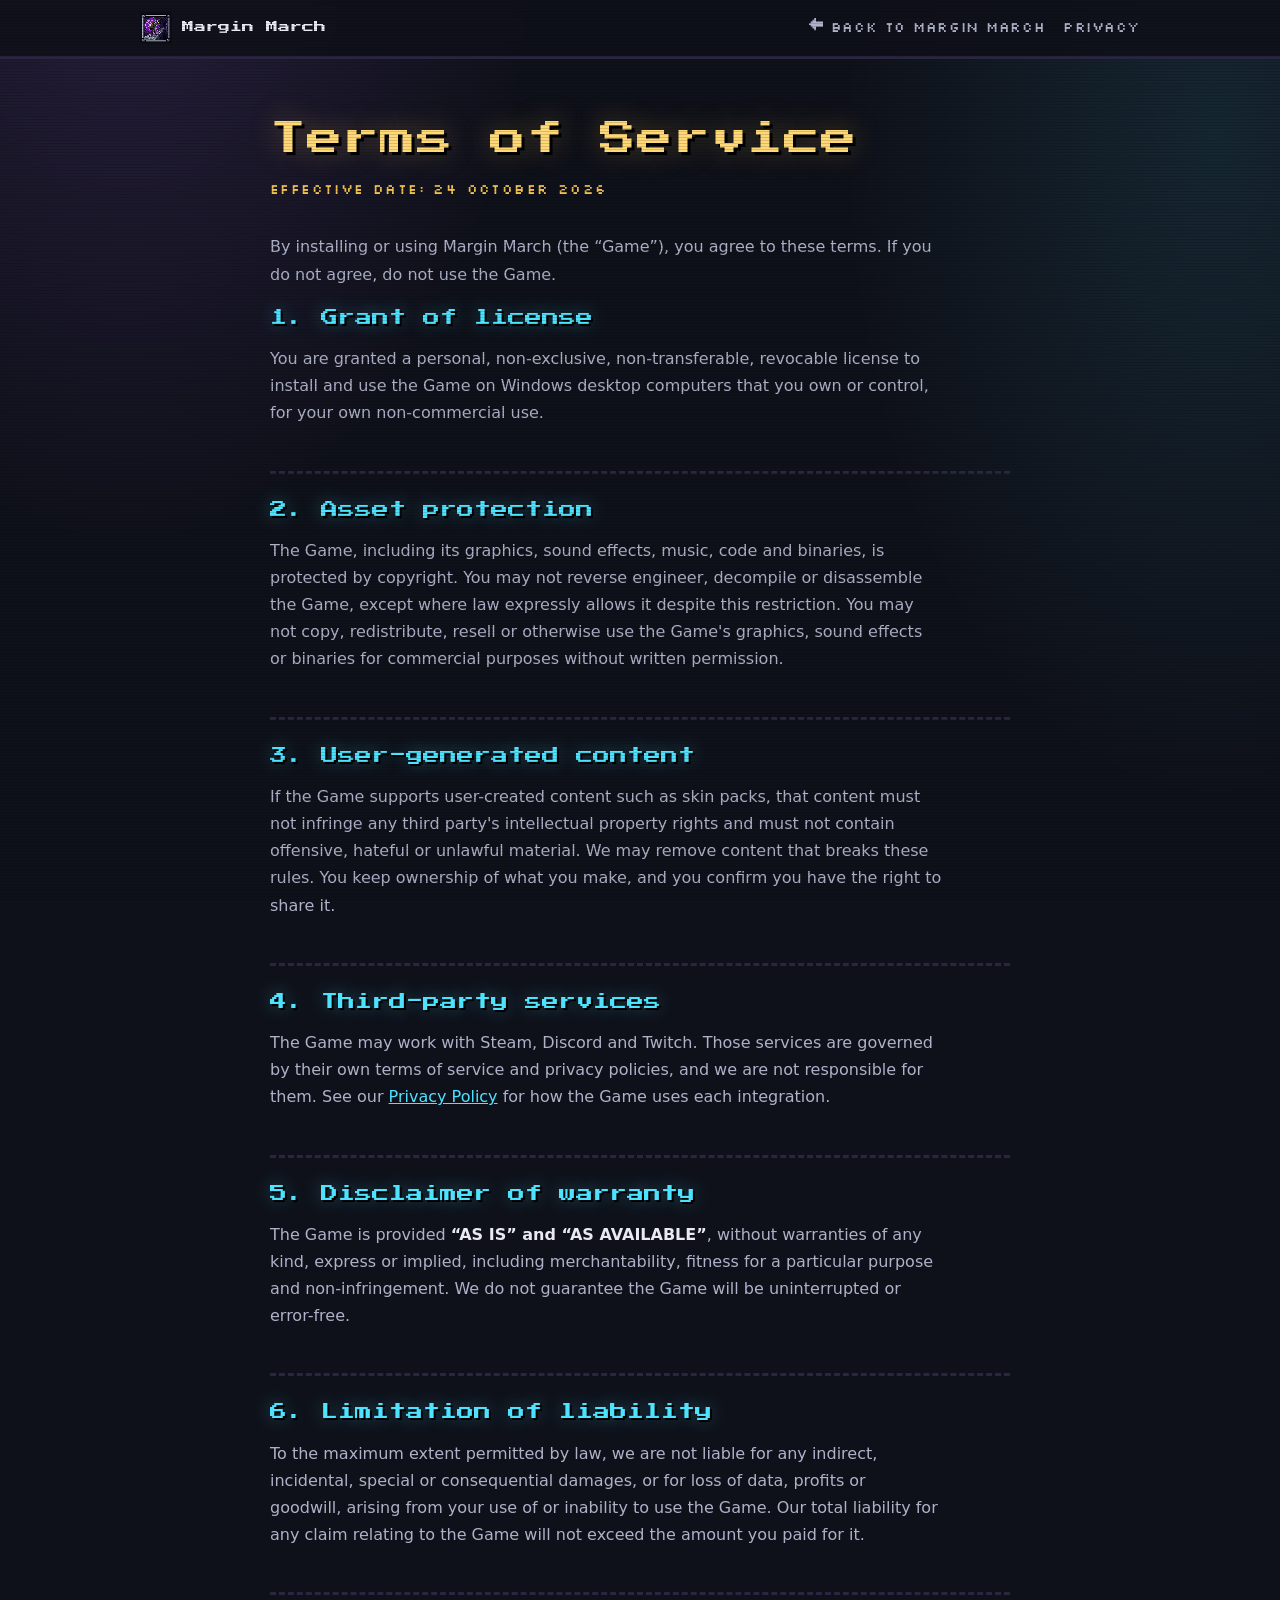
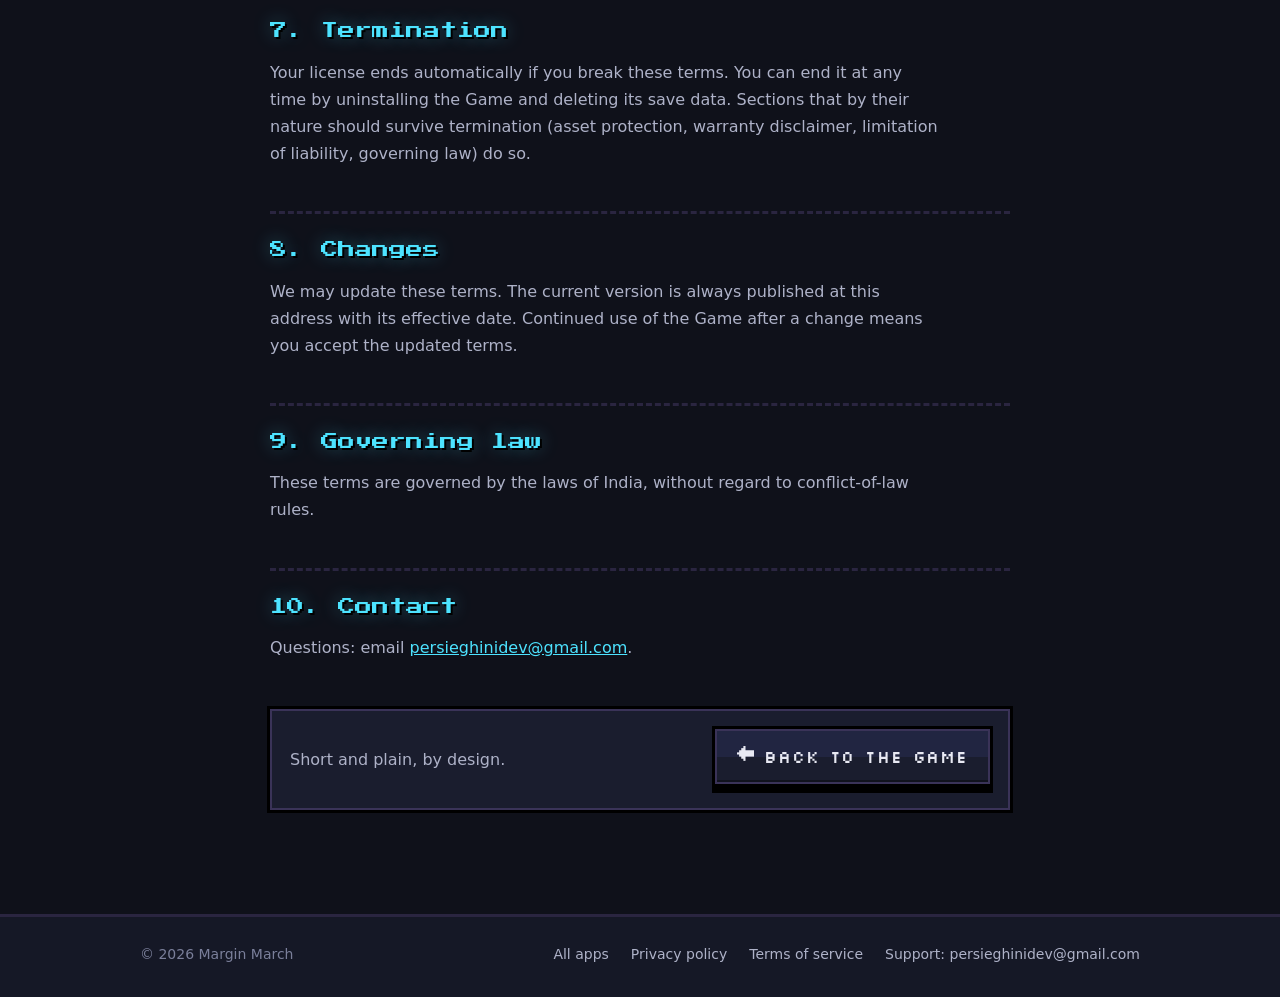
<file: marginmarch/terms.html>
<!doctype html>
<html lang="en">
<head>
<meta charset="utf-8">
<meta name="viewport" content="width=device-width, initial-scale=1, viewport-fit=cover">
<title>Terms of Service — Margin March</title>
<meta name="description" content="Terms of service for Margin March: license, asset protection, user content, third-party services and warranty disclaimer.">
<meta name="theme-color" content="#0f111a">
<meta name="color-scheme" content="dark">
<link rel="icon" type="image/png" sizes="32x32" href="assets/favicon-32.png">
<link rel="apple-touch-icon" href="assets/apple-touch-icon.png">
<link rel="preload" href="assets/fonts/PressStart2P-Regular.ttf" as="font" type="font/ttf" crossorigin>
<link rel="stylesheet" href="assets/mm.css">
</head>
<body>
<header class="top">
  <div class="wrap top__row">
    <a class="brand" href="./"><img class="pixel-art-icon" src="assets/icon.png" alt="" width="32" height="32">Margin March</a>
    <nav aria-label="Primary">
      <a href="./">&larr; Back to Margin March</a>
      <a href="privacy.html">Privacy</a>
    </nav>
  </div>
</header>

<main class="doc">
  <h1>Terms of Service</h1>
  <p class="updated">Effective date: 24 October 2026</p>

  <p>By installing or using Margin March (the &ldquo;Game&rdquo;), you agree to these terms. If you do not agree, do not use the Game.</p>

  <h2>1. Grant of license</h2>
  <p>You are granted a personal, non-exclusive, non-transferable, revocable license to install and use the Game on Windows desktop computers that you own or control, for your own non-commercial use.</p>

  <h2>2. Asset protection</h2>
  <p>The Game, including its graphics, sound effects, music, code and binaries, is protected by copyright. You may not reverse engineer, decompile or disassemble the Game, except where law expressly allows it despite this restriction. You may not copy, redistribute, resell or otherwise use the Game's graphics, sound effects or binaries for commercial purposes without written permission.</p>

  <h2>3. User-generated content</h2>
  <p>If the Game supports user-created content such as skin packs, that content must not infringe any third party's intellectual property rights and must not contain offensive, hateful or unlawful material. We may remove content that breaks these rules. You keep ownership of what you make, and you confirm you have the right to share it.</p>

  <h2>4. Third-party services</h2>
  <p>The Game may work with Steam, Discord and Twitch. Those services are governed by their own terms of service and privacy policies, and we are not responsible for them. See our <a href="privacy.html">Privacy Policy</a> for how the Game uses each integration.</p>

  <h2>5. Disclaimer of warranty</h2>
  <p>The Game is provided <strong>&ldquo;AS IS&rdquo; and &ldquo;AS AVAILABLE&rdquo;</strong>, without warranties of any kind, express or implied, including merchantability, fitness for a particular purpose and non-infringement. We do not guarantee the Game will be uninterrupted or error-free.</p>

  <h2>6. Limitation of liability</h2>
  <p>To the maximum extent permitted by law, we are not liable for any indirect, incidental, special or consequential damages, or for loss of data, profits or goodwill, arising from your use of or inability to use the Game. Our total liability for any claim relating to the Game will not exceed the amount you paid for it.</p>

  <h2>7. Termination</h2>
  <p>Your license ends automatically if you break these terms. You can end it at any time by uninstalling the Game and deleting its save data. Sections that by their nature should survive termination (asset protection, warranty disclaimer, limitation of liability, governing law) do so.</p>

  <h2>8. Changes</h2>
  <p>We may update these terms. The current version is always published at this address with its effective date. Continued use of the Game after a change means you accept the updated terms.</p>

  <h2>9. Governing law</h2>
  <p>These terms are governed by the laws of India, without regard to conflict-of-law rules.</p>

  <h2>10. Contact</h2>
  <p>Questions: email <a href="mailto:persieghinidev@gmail.com">persieghinidev@gmail.com</a>.</p>

  <div class="closing">
    <p>Short and plain, by design.</p>
    <a class="btn btn--ghost" href="./">&larr; Back to the game</a>
  </div>
</main>

<footer class="footer">
  <div class="wrap">
    <p>&copy; 2026 Margin March</p>
    <nav aria-label="Footer">
      <a href="../">All apps</a>
      <a href="privacy.html">Privacy policy</a>
      <a href="terms.html">Terms of service</a>
      <a href="mailto:persieghinidev@gmail.com">Support: persieghinidev@gmail.com</a>
    </nav>
  </div>
</footer>
</body>
</html>
</file>
<file: dungeonhelpdesk/assets/dh.css>
@font-face { font-family: "Press Start 2P"; src: url("fonts/PressStart2P-Regular.ttf") format("truetype"); font-display: swap; }
@font-face { font-family: "Silkscreen"; src: url("fonts/Silkscreen-Regular.ttf") format("truetype"); font-display: swap; }

:root {
  color-scheme: dark;
  --bg: #0b0f19;
  --bg-2: #111726;
  --panel: #161c2e;
  --panel-2: #1f2742;
  --brick: #2b3350;
  --brick-hi: #3d4870;
  --line: rgba(140,160,255,.22);
  --text: #e8e9f3;
  --text-2: #aeb2c8;
  --text-3: #7a7f9a;
  --cyan: #5cd6c4;
  --purple: #f2a93b;
  --gold: #f2a93b;
  --gold-hi: #ffc760;
  --gold-lo: #b06f12;
  --gold-ink: #241800;
  --pixel: "Press Start 2P", "Courier New", monospace;
  --label: "Silkscreen", "Press Start 2P", monospace;
  --body: Inter, system-ui, -apple-system, "Segoe UI", Roboto, sans-serif;
}

* { box-sizing: border-box; }
html { scroll-behavior: smooth; }
body {
  margin: 0; color: var(--text); font: 16px/1.7 var(--body);
  background:
    radial-gradient(50% 40% at 10% -5%, rgba(242,169,59,.16), transparent 65%),
    radial-gradient(45% 40% at 95% 5%, rgba(92,214,196,.10), transparent 65%),
    var(--bg);
  min-height: 100vh; -webkit-font-smoothing: antialiased;
}
/* CRT scanlines */
body::after {
  content: ""; position: fixed; inset: 0; pointer-events: none; z-index: 100;
  background: repeating-linear-gradient(to bottom, rgba(0,0,0,0) 0 2px, rgba(0,0,0,.14) 2px 3px);
  mix-blend-mode: multiply;
}
@media (prefers-reduced-motion: reduce) { html { scroll-behavior: auto; } * { animation: none !important; transition: none !important; } }

a { color: var(--cyan); }
a:hover { color: #9cf0ff; }
:focus-visible { outline: 2px solid var(--gold); outline-offset: 3px; }
img { max-width: 100%; }
.pixel-art-icon, .pixelated { image-rendering: pixelated; image-rendering: crisp-edges; }
.wrap { max-width: 1040px; margin-inline: auto; padding-inline: 20px; }
.sr { position: absolute; width: 1px; height: 1px; overflow: hidden; clip: rect(0 0 0 0); white-space: nowrap; }

/* ---------- top bar ---------- */
.top {
  position: sticky; top: 0; z-index: 20; background: rgba(15,17,26,.88);
  -webkit-backdrop-filter: blur(10px); backdrop-filter: blur(10px);
  border-bottom: 3px solid var(--brick);
}
.top__row { display: flex; align-items: center; gap: 16px; padding-block: 12px; }
.brand { display: flex; align-items: center; gap: 10px; text-decoration: none; color: var(--text); font-family: var(--pixel); font-size: 12px; line-height: 1.3; }
.brand img { width: 32px; height: 32px; }
.top nav { margin-left: auto; display: flex; gap: 6px 18px; flex-wrap: wrap; justify-content: flex-end; }
.top nav a { font-family: var(--label); font-size: 14px; color: var(--text-2); text-decoration: none; letter-spacing: .04em; }
.top nav a:hover { color: var(--gold-hi); }

/* hamburger (phones only) */
.menu-btn { display: none; margin-left: auto; width: 44px; height: 40px; padding: 0; cursor: pointer; background: var(--panel-2); border: 0; box-shadow: 0 0 0 3px #000, inset 0 0 0 2px var(--brick-hi); position: relative; }
.menu-btn span, .menu-btn span::before, .menu-btn span::after { position: absolute; left: 11px; width: 22px; height: 3px; background: var(--gold-hi); content: ""; transition: transform .15s, opacity .15s; }
.menu-btn span { top: 18px; }
.menu-btn span::before { left: 0; top: -7px; }
.menu-btn span::after { left: 0; top: 7px; }
.menu-btn[aria-expanded="true"] span { background: transparent; }
.menu-btn[aria-expanded="true"] span::before { transform: translateY(7px) rotate(45deg); }
.menu-btn[aria-expanded="true"] span::after { transform: translateY(-7px) rotate(-45deg); }
@media (max-width: 720px) {
  .has-menu .menu-btn { display: block; }
  .has-menu nav { display: none; position: absolute; top: 100%; left: 0; right: 0; flex-direction: column; gap: 0; margin: 0; padding: 6px 20px 14px; background: var(--bg); border-bottom: 3px solid var(--brick); }
  .has-menu nav.open { display: flex; }
  .has-menu nav a { padding: 14px 0; font-size: 16px; border-bottom: 2px dashed var(--brick); }
  .has-menu nav a:last-child { border-bottom: 0; }
}

/* ---------- pixel button ---------- */
.btn {
  display: inline-flex; align-items: center; justify-content: center; gap: 10px; text-decoration: none;
  font-family: var(--label); font-size: 17px; letter-spacing: .05em; padding: 13px 22px; color: var(--gold-ink);
  background: linear-gradient(var(--gold-hi) 0 50%, var(--gold) 50%);
  box-shadow: 0 0 0 3px #000, inset 0 -4px 0 var(--gold-lo), inset 0 3px 0 rgba(255,255,255,.55), 0 6px 0 3px #000, 0 0 24px rgba(255,199,96,.25);
  transition: transform .08s, box-shadow .08s; margin-bottom: 6px;
}
.btn:hover { color: var(--gold-ink); transform: translateY(-2px); filter: brightness(1.06); }
.btn:active { transform: translateY(3px); box-shadow: 0 0 0 3px #000, inset 0 -4px 0 var(--gold-lo), inset 0 3px 0 rgba(255,255,255,.55), 0 2px 0 3px #000; }
.btn--ghost {
  color: var(--text); background: linear-gradient(var(--panel-2) 0 50%, var(--panel) 50%);
  box-shadow: 0 0 0 3px #000, inset 0 0 0 2px var(--brick-hi), inset 0 -4px 0 rgba(0,0,0,.35), 0 6px 0 3px #000;
}
.btn--ghost:hover { color: var(--cyan); }

/* ---------- retro window frame ---------- */
.win {
  background: var(--panel); position: relative;
  box-shadow: 0 0 0 3px #000, 0 0 0 6px var(--brick), 0 0 0 9px #000, 0 14px 40px rgba(0,0,0,.5);
}
.win__bar {
  display: flex; align-items: center; gap: 10px; padding: 8px 12px; min-height: 36px;
  background: linear-gradient(#3b5bdb, #2442b0 55%, #1d3894); border-bottom: 3px solid #000;
  font-family: var(--label); font-size: 14px; letter-spacing: .05em; color: #fff; text-shadow: 1px 1px 0 #000;
}
.win__bar .dots { margin-left: auto; display: flex; gap: 6px; }
.win__bar .dots i { width: 14px; height: 14px; background: #d9d9e8; box-shadow: inset -2px -2px 0 #7b7b92, inset 2px 2px 0 #fff, 0 0 0 2px #000; }
.win__bar .dots i:last-child { background: #e0584b; box-shadow: inset -2px -2px 0 #8c2217, inset 2px 2px 0 #ff9d92, 0 0 0 2px #000; }
.win__body { padding: clamp(18px, 3vw, 28px); }

/* dithered brick strip */
.bricks {
  height: 22px; margin-block: clamp(28px, 5vw, 56px);
  background:
    linear-gradient(90deg, transparent 0 31px, rgba(0,0,0,.45) 31px 33px, transparent 33px 64px) 0 0 / 64px 22px,
    linear-gradient(0deg, rgba(0,0,0,.45) 0 2px, transparent 2px 11px, rgba(0,0,0,.45) 11px 13px, transparent 13px 22px) 0 0 / 64px 22px,
    repeating-conic-gradient(var(--brick) 0 25%, #302a4a 0 50%) 0 0 / 4px 4px;
  border-block: 3px solid #000; image-rendering: pixelated;
}

/* ---------- typography ---------- */
h1, h2, h3 { font-family: var(--pixel); font-weight: 400; line-height: 1.35; margin: 0; }
h1 { font-size: clamp(26px, 5.2vw, 52px); color: var(--gold-hi); text-shadow: 3px 3px 0 #000, 0 0 28px rgba(255,199,96,.35); letter-spacing: .02em; }
h2 { font-size: clamp(16px, 2.6vw, 24px); color: var(--cyan); text-shadow: 2px 2px 0 #000, 0 0 18px rgba(92,214,196,.4); }
h3 { font-size: 13px; color: var(--text); }
.eyebrow { font-family: var(--label); font-size: 14px; letter-spacing: .14em; text-transform: uppercase; color: var(--purple); margin: 0 0 14px; }
.lede { font-size: clamp(17px, 2.2vw, 20px); color: var(--text-2); max-width: 36em; margin: 18px 0 0; }
section { scroll-margin-top: 80px; }
.sec-head { margin-bottom: 28px; }
.sec-head p { color: var(--text-2); max-width: 46em; margin: 14px 0 0; }

/* ---------- hero ---------- */
.hero { padding-block: clamp(36px, 7vw, 84px) 0; }
.hero__grid { display: grid; grid-template-columns: 1fr 260px; gap: clamp(24px, 5vw, 56px); align-items: center; }
.hero__cta { display: flex; flex-wrap: wrap; gap: 18px 20px; margin-top: 32px; }
.hero__icon { justify-self: center; position: relative; }
.hero__icon img {
  width: 100%; max-width: 260px; height: auto; aspect-ratio: 1; object-fit: contain; display: block;
  box-shadow: 0 0 0 4px #000, 0 0 0 8px var(--brick-hi), 0 0 60px rgba(242,169,59,.5);
  animation: bob 3.2s steps(4) infinite;
}
@keyframes bob { 50% { transform: translateY(-6px); } }
.hero__banner { margin-top: clamp(36px, 6vw, 64px); }
.hero__banner img { display: block; width: 100%; height: auto; }
.status { display: inline-block; font-family: var(--label); font-size: 13px; letter-spacing: .1em; padding: 5px 10px; margin-top: 22px; color: var(--cyan); background: rgba(92,214,196,.08); box-shadow: inset 0 0 0 2px rgba(92,214,196,.4); }
@media (max-width: 760px) { .hero__grid { grid-template-columns: 1fr; } .hero__icon { order: -1; width: 150px; justify-self: start; margin: 8px 0 0 8px; } }

/* ---------- grids ---------- */
.facts { display: grid; grid-template-columns: repeat(auto-fit, minmax(210px, 1fr)); gap: 16px; margin-top: 26px; }
.fact { padding: 14px 16px; background: var(--bg-2); box-shadow: inset 0 0 0 2px var(--brick); }
.fact b { display: block; font-family: var(--label); font-weight: 400; color: var(--gold-hi); font-size: 15px; letter-spacing: .04em; margin-bottom: 4px; }
.fact span { color: var(--text-2); font-size: 14.5px; line-height: 1.5; display: block; }
.features { display: grid; grid-template-columns: repeat(2, minmax(0, 1fr)); gap: 22px; }
@media (max-width: 720px) { .features { grid-template-columns: 1fr; } }
.feature { padding: 22px; background: var(--panel); box-shadow: inset 0 0 0 2px var(--brick-hi), 0 0 0 3px #000; position: relative; }
.feature .num { font-family: var(--pixel); font-size: 11px; color: var(--purple); }
.feature h3 { margin: 10px 0 12px; color: var(--gold-hi); }
.feature p { margin: 0; color: var(--text-2); font-size: 15px; }
.biomes { display: flex; flex-wrap: wrap; gap: 8px; margin-top: 14px; }
.chip { font-family: var(--label); font-size: 13px; letter-spacing: .05em; padding: 4px 10px; background: var(--bg-2); color: var(--text); box-shadow: inset 0 0 0 2px var(--brick-hi); }

/* ---------- gallery ---------- */
.gallery { display: grid; grid-template-columns: repeat(2, minmax(0, 1fr)); gap: 22px; }
.gallery figure { margin: 0; background: #000; box-shadow: 0 0 0 3px #000, 0 0 0 6px var(--brick); }
.gallery img { display: block; width: 100%; height: auto; background: #070810; }
.gallery figcaption { font-family: var(--label); font-size: 13px; letter-spacing: .06em; color: var(--text-2); padding: 8px 12px; background: var(--panel); border-top: 3px solid #000; }
.gallery .wide { grid-column: 1 / -1; }
@media (max-width: 640px) { .gallery { grid-template-columns: 1fr; } }

/* ---------- coming soon ---------- */
.soon { display: grid; grid-template-columns: repeat(auto-fit, minmax(230px, 1fr)); gap: 20px; }
.soon__item { padding: 20px; background: var(--bg-2); box-shadow: inset 0 0 0 2px var(--brick), 0 0 0 3px #000; }
.soon__item h3 { margin: 14px 0 10px; font-size: 12px; line-height: 1.5; }
.soon__item p { margin: 0; color: var(--text-2); font-size: 14.5px; }
.badge { display: inline-block; font-family: var(--label); font-size: 12px; letter-spacing: .12em; padding: 3px 8px; color: var(--gold-ink); background: var(--gold); box-shadow: 0 0 0 2px #000; }
.code { font-family: ui-monospace, "SF Mono", Menlo, Consolas, monospace; font-size: .88em; background: rgba(242,169,59,.18); padding: .1em .4em; color: var(--text); }

/* ---------- final CTA ---------- */
.cta { text-align: center; }
.cta .hero__cta { justify-content: center; }
.cta p { color: var(--text-2); margin: 14px auto 0; max-width: 34em; }

/* ---------- legal pages ---------- */
.doc { max-width: 780px; margin-inline: auto; padding: clamp(28px, 5vw, 56px) 20px 80px; }
.doc h1 { font-size: clamp(22px, 4vw, 36px); margin-bottom: 14px; }
.doc .updated { font-family: var(--label); font-size: 14px; letter-spacing: .1em; text-transform: uppercase; color: var(--gold); margin: 0 0 32px; }
.doc h2 { font-size: clamp(13px, 2vw, 17px); margin: 44px 0 14px; padding-top: 22px; border-top: 3px dashed var(--brick); line-height: 1.6; }
.doc h2:first-of-type { border-top: 0; padding-top: 0; margin-top: 0; }
.doc p, .doc li { color: var(--text-2); max-width: 66ch; }
.doc p { margin: 0 0 16px; }
.doc strong { color: var(--text); }
.doc ul, .doc ol { padding-left: 22px; margin: 0 0 16px; display: grid; gap: 10px; }
.doc li::marker { color: var(--purple); }
.callout { padding: 16px 18px; margin: 0 0 28px; background: rgba(92,214,196,.07); box-shadow: inset 0 0 0 2px rgba(92,214,196,.35); color: var(--text); }
.callout p { color: var(--text); margin: 0; }
.tbl-wrap { overflow-x: auto; margin: 0 0 22px; box-shadow: inset 0 0 0 2px var(--brick); }
table { border-collapse: collapse; width: 100%; min-width: 560px; font-size: 15px; }
th, td { text-align: left; padding: 11px 14px; border-bottom: 2px solid var(--brick); vertical-align: top; color: var(--text-2); }
th { font-family: var(--label); font-weight: 400; font-size: 13px; letter-spacing: .08em; text-transform: uppercase; color: var(--gold); background: var(--bg-2); }
td:first-child { color: var(--text); font-weight: 600; white-space: nowrap; }
tbody tr:last-child td { border-bottom: 0; }
.closing { margin-top: 48px; padding: 20px; background: var(--panel); box-shadow: inset 0 0 0 2px var(--brick-hi), 0 0 0 3px #000; display: flex; flex-wrap: wrap; gap: 16px; align-items: center; justify-content: space-between; }
.closing p { margin: 0; max-width: none; }

/* ---------- footer ---------- */
.footer { margin-top: 24px; border-top: 3px solid var(--brick); background: var(--bg-2); padding-block: 26px calc(30px + env(safe-area-inset-bottom, 0px)); color: var(--text-3); font-size: 14px; }
.footer .wrap { display: flex; flex-wrap: wrap; gap: 10px 28px; align-items: center; justify-content: space-between; }
.footer p { margin: 0; }
.footer nav { display: flex; flex-wrap: wrap; gap: 8px 22px; }
.footer a { color: var(--text-2); text-decoration: none; }
.footer a:hover { color: var(--gold-hi); }

/* ---------- Dungeon Helpdesk overrides: Helpdesk 95 window look ---------- */
.win { background: #d4cfb0; box-shadow: 0 0 0 3px #000, 0 0 0 6px #8c8869, 0 0 0 9px #000, 0 14px 40px rgba(0,0,0,.55); }
.win__bar { background: linear-gradient(#0a0a9c, #000080); border-bottom: 3px solid #000; }
.win img { display: block; width: 100%; height: auto; }
.gallery figure { background: #d4cfb0; box-shadow: 0 0 0 3px #000, 0 0 0 6px #8c8869, 0 0 0 9px #000; margin-bottom: 9px; }
.gallery figure .win__bar { font-size: 13px; padding: 5px 10px; min-height: 28px; }
.gallery figure .win__bar .dots i { width: 12px; height: 12px; }
.gallery figcaption { background: #e9e4c8; color: #1c1a10; border-top: 3px solid #000; font-family: var(--body); font-size: 14.5px; letter-spacing: 0; padding: 10px 14px; line-height: 1.5; }
.gallery figcaption b { font-family: var(--label); font-weight: 400; letter-spacing: .05em; display: block; color: #000080; font-size: 14px; margin-bottom: 2px; }
.gallery .tall { max-width: 360px; justify-self: center; width: 100%; }
.gallery .tall img { background: #0b0f19; }
.ticket { display: inline-block; font-family: var(--label); font-size: 13px; letter-spacing: .1em; padding: 4px 10px; color: #fff; background: #000080; box-shadow: 0 0 0 2px #000; }
.hero__icon img { animation: none; }
@media (max-width: 640px) { .gallery .tall { max-width: none; } }

/* ---------- phones: center the marketing pages ---------- */
@media (max-width: 720px) {
  .hero__grid { text-align: center; }
  .hero__icon { justify-self: center !important; margin: 0 auto !important; }
  .hero__cta { justify-content: center; }
  .lede { margin-inline: auto; }
  .sec-head, .feature, .fact, .soon__item, .gallery figcaption { text-align: center; }
  .sec-head p { margin-inline: auto; }
  .biomes { justify-content: center; }
  .hero__cta .btn { width: min(100%, 320px); }
  .footer .wrap { flex-direction: column; text-align: center; }
  .footer nav { justify-content: center; }
}
</file>
<file: marginmarch/assets/mm.css>
@font-face { font-family: "Press Start 2P"; src: url("fonts/PressStart2P-Regular.ttf") format("truetype"); font-display: swap; }
@font-face { font-family: "Silkscreen"; src: url("fonts/Silkscreen-Regular.ttf") format("truetype"); font-display: swap; }

:root {
  color-scheme: dark;
  --bg: #0f111a;
  --bg-2: #151826;
  --panel: #1a1d2e;
  --panel-2: #212541;
  --brick: #2a2540;
  --brick-hi: #3a3358;
  --line: rgba(160,140,255,.22);
  --text: #e8e9f3;
  --text-2: #aeb2c8;
  --text-3: #7a7f9a;
  --cyan: #4de3ff;
  --purple: #b36bff;
  --gold: #f2c14e;
  --gold-hi: #ffd978;
  --gold-lo: #b88a1f;
  --gold-ink: #241800;
  --pixel: "Press Start 2P", "Courier New", monospace;
  --label: "Silkscreen", "Press Start 2P", monospace;
  --body: Inter, system-ui, -apple-system, "Segoe UI", Roboto, sans-serif;
}

* { box-sizing: border-box; }
html { scroll-behavior: smooth; }
body {
  margin: 0; color: var(--text); font: 16px/1.7 var(--body);
  background:
    radial-gradient(50% 40% at 10% -5%, rgba(179,107,255,.16), transparent 65%),
    radial-gradient(45% 40% at 95% 5%, rgba(77,227,255,.10), transparent 65%),
    var(--bg);
  min-height: 100vh; -webkit-font-smoothing: antialiased;
}
/* CRT scanlines */
body::after {
  content: ""; position: fixed; inset: 0; pointer-events: none; z-index: 100;
  background: repeating-linear-gradient(to bottom, rgba(0,0,0,0) 0 2px, rgba(0,0,0,.14) 2px 3px);
  mix-blend-mode: multiply;
}
@media (prefers-reduced-motion: reduce) { html { scroll-behavior: auto; } * { animation: none !important; transition: none !important; } }

a { color: var(--cyan); }
a:hover { color: #9cf0ff; }
:focus-visible { outline: 2px solid var(--gold); outline-offset: 3px; }
img { max-width: 100%; }
.pixel-art-icon, .pixelated { image-rendering: pixelated; image-rendering: crisp-edges; }
.wrap { max-width: 1040px; margin-inline: auto; padding-inline: 20px; }
.sr { position: absolute; width: 1px; height: 1px; overflow: hidden; clip: rect(0 0 0 0); white-space: nowrap; }

/* ---------- top bar ---------- */
.top {
  position: sticky; top: 0; z-index: 20; background: rgba(15,17,26,.88);
  -webkit-backdrop-filter: blur(10px); backdrop-filter: blur(10px);
  border-bottom: 3px solid var(--brick);
}
.top__row { display: flex; align-items: center; gap: 16px; padding-block: 12px; }
.brand { display: flex; align-items: center; gap: 10px; text-decoration: none; color: var(--text); font-family: var(--pixel); font-size: 12px; line-height: 1.3; }
.brand img { width: 32px; height: 32px; }
.top nav { margin-left: auto; display: flex; gap: 6px 18px; flex-wrap: wrap; justify-content: flex-end; }
.top nav a { font-family: var(--label); font-size: 14px; color: var(--text-2); text-decoration: none; letter-spacing: .04em; }
.top nav a:hover { color: var(--gold-hi); }

/* hamburger (phones only) */
.menu-btn { display: none; margin-left: auto; width: 44px; height: 40px; padding: 0; cursor: pointer; background: var(--panel-2); border: 0; box-shadow: 0 0 0 3px #000, inset 0 0 0 2px var(--brick-hi); position: relative; }
.menu-btn span, .menu-btn span::before, .menu-btn span::after { position: absolute; left: 11px; width: 22px; height: 3px; background: var(--gold-hi); content: ""; transition: transform .15s, opacity .15s; }
.menu-btn span { top: 18px; }
.menu-btn span::before { left: 0; top: -7px; }
.menu-btn span::after { left: 0; top: 7px; }
.menu-btn[aria-expanded="true"] span { background: transparent; }
.menu-btn[aria-expanded="true"] span::before { transform: translateY(7px) rotate(45deg); }
.menu-btn[aria-expanded="true"] span::after { transform: translateY(-7px) rotate(-45deg); }
@media (max-width: 720px) {
  .has-menu .menu-btn { display: block; }
  .has-menu nav { display: none; position: absolute; top: 100%; left: 0; right: 0; flex-direction: column; gap: 0; margin: 0; padding: 6px 20px 14px; background: var(--bg); border-bottom: 3px solid var(--brick); }
  .has-menu nav.open { display: flex; }
  .has-menu nav a { padding: 14px 0; font-size: 16px; border-bottom: 2px dashed var(--brick); }
  .has-menu nav a:last-child { border-bottom: 0; }
}

/* ---------- pixel button ---------- */
.btn {
  display: inline-flex; align-items: center; justify-content: center; gap: 10px; text-decoration: none;
  font-family: var(--label); font-size: 17px; letter-spacing: .05em; padding: 13px 22px; color: var(--gold-ink);
  background: linear-gradient(var(--gold-hi) 0 50%, var(--gold) 50%);
  box-shadow: 0 0 0 3px #000, inset 0 -4px 0 var(--gold-lo), inset 0 3px 0 rgba(255,255,255,.55), 0 6px 0 3px #000, 0 0 24px rgba(242,193,78,.25);
  transition: transform .08s, box-shadow .08s; margin-bottom: 6px;
}
.btn:hover { color: var(--gold-ink); transform: translateY(-2px); filter: brightness(1.06); }
.btn:active { transform: translateY(3px); box-shadow: 0 0 0 3px #000, inset 0 -4px 0 var(--gold-lo), inset 0 3px 0 rgba(255,255,255,.55), 0 2px 0 3px #000; }
.btn--ghost {
  color: var(--text); background: linear-gradient(var(--panel-2) 0 50%, var(--panel) 50%);
  box-shadow: 0 0 0 3px #000, inset 0 0 0 2px var(--brick-hi), inset 0 -4px 0 rgba(0,0,0,.35), 0 6px 0 3px #000;
}
.btn--ghost:hover { color: var(--cyan); }

/* ---------- retro window frame ---------- */
.win {
  background: var(--panel); position: relative;
  box-shadow: 0 0 0 3px #000, 0 0 0 6px var(--brick), 0 0 0 9px #000, 0 14px 40px rgba(0,0,0,.5);
}
.win__bar {
  display: flex; align-items: center; gap: 10px; padding: 8px 12px; min-height: 36px;
  background: linear-gradient(#3b5bdb, #2442b0 55%, #1d3894); border-bottom: 3px solid #000;
  font-family: var(--label); font-size: 14px; letter-spacing: .05em; color: #fff; text-shadow: 1px 1px 0 #000;
}
.win__bar .dots { margin-left: auto; display: flex; gap: 6px; }
.win__bar .dots i { width: 14px; height: 14px; background: #d9d9e8; box-shadow: inset -2px -2px 0 #7b7b92, inset 2px 2px 0 #fff, 0 0 0 2px #000; }
.win__bar .dots i:last-child { background: #e0584b; box-shadow: inset -2px -2px 0 #8c2217, inset 2px 2px 0 #ff9d92, 0 0 0 2px #000; }
.win__body { padding: clamp(18px, 3vw, 28px); }

/* dithered brick strip */
.bricks {
  height: 22px; margin-block: clamp(28px, 5vw, 56px);
  background:
    linear-gradient(90deg, transparent 0 31px, rgba(0,0,0,.45) 31px 33px, transparent 33px 64px) 0 0 / 64px 22px,
    linear-gradient(0deg, rgba(0,0,0,.45) 0 2px, transparent 2px 11px, rgba(0,0,0,.45) 11px 13px, transparent 13px 22px) 0 0 / 64px 22px,
    repeating-conic-gradient(var(--brick) 0 25%, #302a4a 0 50%) 0 0 / 4px 4px;
  border-block: 3px solid #000; image-rendering: pixelated;
}

/* ---------- typography ---------- */
h1, h2, h3 { font-family: var(--pixel); font-weight: 400; line-height: 1.35; margin: 0; }
h1 { font-size: clamp(26px, 5.2vw, 52px); color: var(--gold-hi); text-shadow: 3px 3px 0 #000, 0 0 28px rgba(242,193,78,.35); letter-spacing: .02em; }
h2 { font-size: clamp(16px, 2.6vw, 24px); color: var(--cyan); text-shadow: 2px 2px 0 #000, 0 0 18px rgba(77,227,255,.4); }
h3 { font-size: 13px; color: var(--text); }
.eyebrow { font-family: var(--label); font-size: 14px; letter-spacing: .14em; text-transform: uppercase; color: var(--purple); margin: 0 0 14px; }
.lede { font-size: clamp(17px, 2.2vw, 20px); color: var(--text-2); max-width: 36em; margin: 18px 0 0; }
section { scroll-margin-top: 80px; }
.sec-head { margin-bottom: 28px; }
.sec-head p { color: var(--text-2); max-width: 46em; margin: 14px 0 0; }

/* ---------- hero ---------- */
.hero { padding-block: clamp(36px, 7vw, 84px) 0; }
.hero__grid { display: grid; grid-template-columns: 1fr 260px; gap: clamp(24px, 5vw, 56px); align-items: center; }
.hero__cta { display: flex; flex-wrap: wrap; gap: 18px 20px; margin-top: 32px; }
.hero__icon { justify-self: center; position: relative; }
.hero__icon img {
  width: 100%; max-width: 260px; height: auto; aspect-ratio: 1; object-fit: contain; display: block;
  box-shadow: 0 0 0 4px #000, 0 0 0 8px var(--brick-hi), 0 0 60px rgba(179,107,255,.5);
  animation: bob 3.2s steps(4) infinite;
}
@keyframes bob { 50% { transform: translateY(-6px); } }
.hero__banner { margin-top: clamp(36px, 6vw, 64px); }
.hero__banner img { display: block; width: 100%; height: auto; }
.status { display: inline-block; font-family: var(--label); font-size: 13px; letter-spacing: .1em; padding: 5px 10px; margin-top: 22px; color: var(--cyan); background: rgba(77,227,255,.08); box-shadow: inset 0 0 0 2px rgba(77,227,255,.4); }
@media (max-width: 760px) { .hero__grid { grid-template-columns: 1fr; } .hero__icon { order: -1; width: 150px; justify-self: start; margin: 8px 0 0 8px; } }

/* ---------- grids ---------- */
.facts { display: grid; grid-template-columns: repeat(auto-fit, minmax(210px, 1fr)); gap: 16px; margin-top: 26px; }
.fact { padding: 14px 16px; background: var(--bg-2); box-shadow: inset 0 0 0 2px var(--brick); }
.fact b { display: block; font-family: var(--label); font-weight: 400; color: var(--gold-hi); font-size: 15px; letter-spacing: .04em; margin-bottom: 4px; }
.fact span { color: var(--text-2); font-size: 14.5px; line-height: 1.5; display: block; }
.features { display: grid; grid-template-columns: repeat(2, minmax(0, 1fr)); gap: 22px; }
@media (max-width: 720px) { .features { grid-template-columns: 1fr; } }
.feature { padding: 22px; background: var(--panel); box-shadow: inset 0 0 0 2px var(--brick-hi), 0 0 0 3px #000; position: relative; }
.feature .num { font-family: var(--pixel); font-size: 11px; color: var(--purple); }
.feature h3 { margin: 10px 0 12px; color: var(--gold-hi); }
.feature p { margin: 0; color: var(--text-2); font-size: 15px; }
.biomes { display: flex; flex-wrap: wrap; gap: 8px; margin-top: 14px; }
.chip { font-family: var(--label); font-size: 13px; letter-spacing: .05em; padding: 4px 10px; background: var(--bg-2); color: var(--text); box-shadow: inset 0 0 0 2px var(--brick-hi); }

/* ---------- gallery ---------- */
.gallery { display: grid; grid-template-columns: repeat(2, minmax(0, 1fr)); gap: 22px; }
.gallery figure { margin: 0; background: #000; box-shadow: 0 0 0 3px #000, 0 0 0 6px var(--brick); }
.gallery img { display: block; width: 100%; height: auto; background: #070810; }
.gallery figcaption { font-family: var(--label); font-size: 13px; letter-spacing: .06em; color: var(--text-2); padding: 8px 12px; background: var(--panel); border-top: 3px solid #000; }
.gallery .wide { grid-column: 1 / -1; }
@media (max-width: 640px) { .gallery { grid-template-columns: 1fr; } }

/* ---------- coming soon ---------- */
.soon { display: grid; grid-template-columns: repeat(auto-fit, minmax(230px, 1fr)); gap: 20px; }
.soon__item { padding: 20px; background: var(--bg-2); box-shadow: inset 0 0 0 2px var(--brick), 0 0 0 3px #000; }
.soon__item h3 { margin: 14px 0 10px; font-size: 12px; line-height: 1.5; }
.soon__item p { margin: 0; color: var(--text-2); font-size: 14.5px; }
.badge { display: inline-block; font-family: var(--label); font-size: 12px; letter-spacing: .12em; padding: 3px 8px; color: var(--gold-ink); background: var(--gold); box-shadow: 0 0 0 2px #000; }
.code { font-family: ui-monospace, "SF Mono", Menlo, Consolas, monospace; font-size: .88em; background: rgba(179,107,255,.18); padding: .1em .4em; color: var(--text); }

/* ---------- final CTA ---------- */
.cta { text-align: center; }
.cta .hero__cta { justify-content: center; }
.cta p { color: var(--text-2); margin: 14px auto 0; max-width: 34em; }

/* ---------- legal pages ---------- */
.doc { max-width: 780px; margin-inline: auto; padding: clamp(28px, 5vw, 56px) 20px 80px; }
.doc h1 { font-size: clamp(22px, 4vw, 36px); margin-bottom: 14px; }
.doc .updated { font-family: var(--label); font-size: 14px; letter-spacing: .1em; text-transform: uppercase; color: var(--gold); margin: 0 0 32px; }
.doc h2 { font-size: clamp(13px, 2vw, 17px); margin: 44px 0 14px; padding-top: 22px; border-top: 3px dashed var(--brick); line-height: 1.6; }
.doc h2:first-of-type { border-top: 0; padding-top: 0; margin-top: 0; }
.doc p, .doc li { color: var(--text-2); max-width: 66ch; }
.doc p { margin: 0 0 16px; }
.doc strong { color: var(--text); }
.doc ul, .doc ol { padding-left: 22px; margin: 0 0 16px; display: grid; gap: 10px; }
.doc li::marker { color: var(--purple); }
.callout { padding: 16px 18px; margin: 0 0 28px; background: rgba(77,227,255,.07); box-shadow: inset 0 0 0 2px rgba(77,227,255,.35); color: var(--text); }
.callout p { color: var(--text); margin: 0; }
.tbl-wrap { overflow-x: auto; margin: 0 0 22px; box-shadow: inset 0 0 0 2px var(--brick); }
table { border-collapse: collapse; width: 100%; min-width: 560px; font-size: 15px; }
th, td { text-align: left; padding: 11px 14px; border-bottom: 2px solid var(--brick); vertical-align: top; color: var(--text-2); }
th { font-family: var(--label); font-weight: 400; font-size: 13px; letter-spacing: .08em; text-transform: uppercase; color: var(--gold); background: var(--bg-2); }
td:first-child { color: var(--text); font-weight: 600; white-space: nowrap; }
tbody tr:last-child td { border-bottom: 0; }
.closing { margin-top: 48px; padding: 20px; background: var(--panel); box-shadow: inset 0 0 0 2px var(--brick-hi), 0 0 0 3px #000; display: flex; flex-wrap: wrap; gap: 16px; align-items: center; justify-content: space-between; }
.closing p { margin: 0; max-width: none; }

/* ---------- footer ---------- */
.footer { margin-top: 24px; border-top: 3px solid var(--brick); background: var(--bg-2); padding-block: 26px calc(30px + env(safe-area-inset-bottom, 0px)); color: var(--text-3); font-size: 14px; }
.footer .wrap { display: flex; flex-wrap: wrap; gap: 10px 28px; align-items: center; justify-content: space-between; }
.footer p { margin: 0; }
.footer nav { display: flex; flex-wrap: wrap; gap: 8px 22px; }
.footer a { color: var(--text-2); text-decoration: none; }
.footer a:hover { color: var(--gold-hi); }

/* ---------- phones: center the marketing pages ---------- */
@media (max-width: 720px) {
  .hero__grid { text-align: center; }
  .hero__icon { justify-self: center !important; margin: 0 auto !important; }
  .hero__cta { justify-content: center; }
  .lede { margin-inline: auto; }
  .sec-head, .feature, .fact, .soon__item, .gallery figcaption { text-align: center; }
  .sec-head p { margin-inline: auto; }
  .biomes { justify-content: center; }
  .hero__cta .btn { width: min(100%, 320px); }
  .footer .wrap { flex-direction: column; text-align: center; }
  .footer nav { justify-content: center; }
}
</file>
